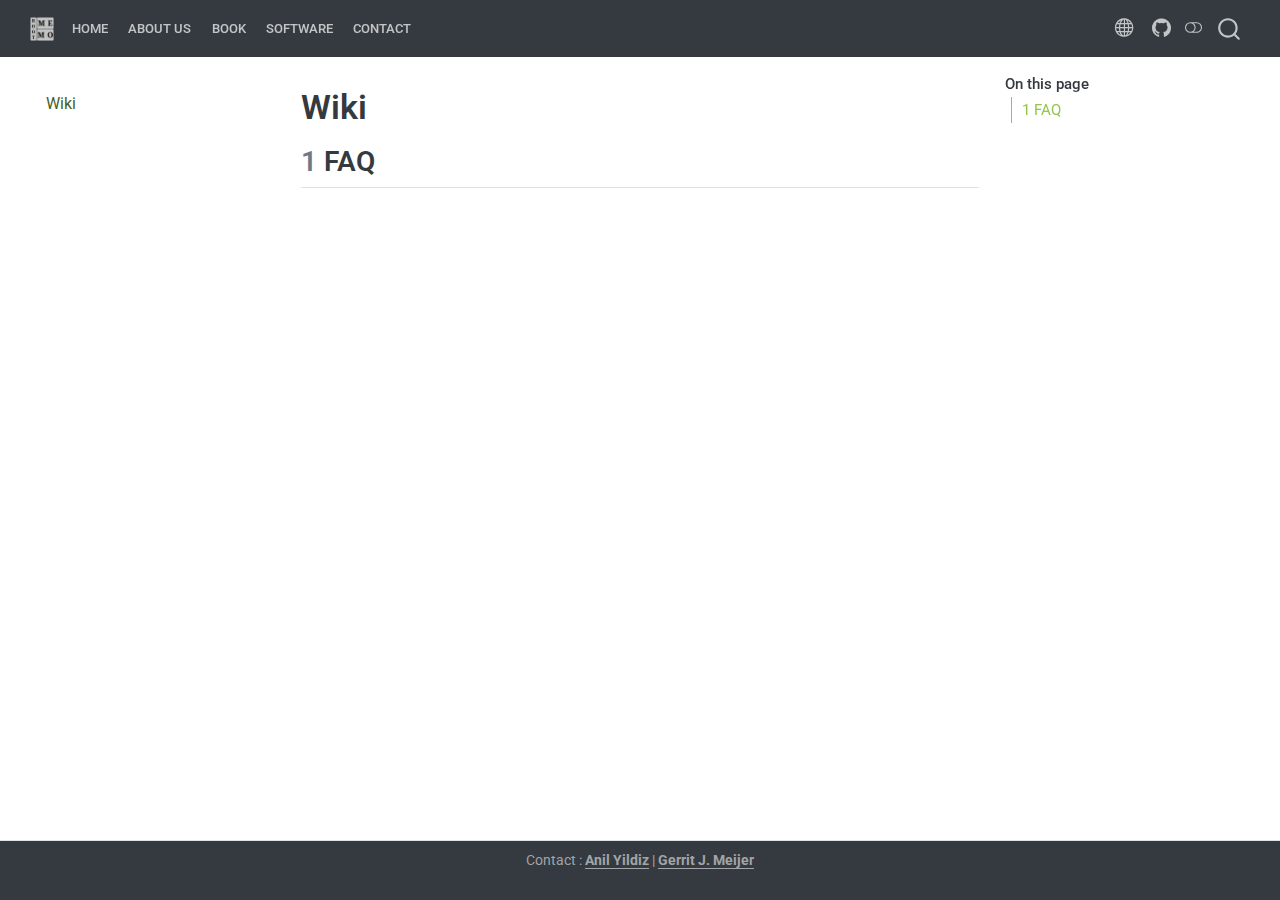
<file: wiki/index.html>
<!DOCTYPE html>
<html xmlns="http://www.w3.org/1999/xhtml" lang="en" xml:lang="en"><head>

<meta charset="utf-8">
<meta name="generator" content="quarto-1.7.32">

<meta name="viewport" content="width=device-width, initial-scale=1.0, user-scalable=yes">


<title>Wiki – Root reinforcement: Measurement and Modelling</title>
<style>
code{white-space: pre-wrap;}
span.smallcaps{font-variant: small-caps;}
div.columns{display: flex; gap: min(4vw, 1.5em);}
div.column{flex: auto; overflow-x: auto;}
div.hanging-indent{margin-left: 1.5em; text-indent: -1.5em;}
ul.task-list{list-style: none;}
ul.task-list li input[type="checkbox"] {
  width: 0.8em;
  margin: 0 0.8em 0.2em -1em; /* quarto-specific, see https://github.com/quarto-dev/quarto-cli/issues/4556 */ 
  vertical-align: middle;
}
</style>


<script src="../site_libs/quarto-nav/quarto-nav.js"></script>
<script src="../site_libs/quarto-nav/headroom.min.js"></script>
<script src="../site_libs/clipboard/clipboard.min.js"></script>
<script src="../site_libs/quarto-search/autocomplete.umd.js"></script>
<script src="../site_libs/quarto-search/fuse.min.js"></script>
<script src="../site_libs/quarto-search/quarto-search.js"></script>
<meta name="quarto:offset" content="../">
<link href="../images/logo.png" rel="icon" type="image/png">
<script src="../site_libs/quarto-html/quarto.js" type="module"></script>
<script src="../site_libs/quarto-html/tabsets/tabsets.js" type="module"></script>
<script src="../site_libs/quarto-html/popper.min.js"></script>
<script src="../site_libs/quarto-html/tippy.umd.min.js"></script>
<script src="../site_libs/quarto-html/anchor.min.js"></script>
<link href="../site_libs/quarto-html/tippy.css" rel="stylesheet">
<link href="../site_libs/quarto-html/quarto-syntax-highlighting-37eea08aefeeee20ff55810ff984fec1.css" rel="stylesheet" class="quarto-color-scheme" id="quarto-text-highlighting-styles">
<link href="../site_libs/quarto-html/quarto-syntax-highlighting-dark-2fef5ea3f8957b3e4ecc936fc74692ca.css" rel="stylesheet" class="quarto-color-scheme quarto-color-alternate" id="quarto-text-highlighting-styles">
<link href="../site_libs/quarto-html/quarto-syntax-highlighting-37eea08aefeeee20ff55810ff984fec1.css" rel="stylesheet" class="quarto-color-scheme-extra" id="quarto-text-highlighting-styles">
<script src="../site_libs/bootstrap/bootstrap.min.js"></script>
<link href="../site_libs/bootstrap/bootstrap-icons.css" rel="stylesheet">
<link href="../site_libs/bootstrap/bootstrap-50fd37278bac023e520741a3244aceb0.min.css" rel="stylesheet" append-hash="true" class="quarto-color-scheme" id="quarto-bootstrap" data-mode="light">
<link href="../site_libs/bootstrap/bootstrap-dark-bfdfebe37f84ac8f40aaf559841cd9a3.min.css" rel="stylesheet" append-hash="true" class="quarto-color-scheme quarto-color-alternate" id="quarto-bootstrap" data-mode="dark">
<link href="../site_libs/bootstrap/bootstrap-50fd37278bac023e520741a3244aceb0.min.css" rel="stylesheet" append-hash="true" class="quarto-color-scheme-extra" id="quarto-bootstrap" data-mode="light">
<script id="quarto-search-options" type="application/json">{
  "location": "navbar",
  "copy-button": false,
  "collapse-after": 3,
  "panel-placement": "end",
  "type": "overlay",
  "limit": 50,
  "keyboard-shortcut": [
    "f",
    "/",
    "s"
  ],
  "language": {
    "search-no-results-text": "No results",
    "search-matching-documents-text": "matching documents",
    "search-copy-link-title": "Copy link to search",
    "search-hide-matches-text": "Hide additional matches",
    "search-more-match-text": "more match in this document",
    "search-more-matches-text": "more matches in this document",
    "search-clear-button-title": "Clear",
    "search-text-placeholder": "",
    "search-detached-cancel-button-title": "Cancel",
    "search-submit-button-title": "Submit",
    "search-label": "Search"
  }
}</script>


<link rel="stylesheet" href="../styles.css">
<meta name="google-site-verification" content="XPHxTWtoo2UOi58Ob-yVUmkUwxHCSQE1dwe2sFBsBIo" />
</head>

<body class="nav-sidebar floating nav-fixed quarto-light"><script id="quarto-html-before-body" type="application/javascript">
    const toggleBodyColorMode = (bsSheetEl) => {
      const mode = bsSheetEl.getAttribute("data-mode");
      const bodyEl = window.document.querySelector("body");
      if (mode === "dark") {
        bodyEl.classList.add("quarto-dark");
        bodyEl.classList.remove("quarto-light");
      } else {
        bodyEl.classList.add("quarto-light");
        bodyEl.classList.remove("quarto-dark");
      }
    }
    const toggleBodyColorPrimary = () => {
      const bsSheetEl = window.document.querySelector("link#quarto-bootstrap:not([rel=disabled-stylesheet])");
      if (bsSheetEl) {
        toggleBodyColorMode(bsSheetEl);
      }
    }
    const setColorSchemeToggle = (alternate) => {
      const toggles = window.document.querySelectorAll('.quarto-color-scheme-toggle');
      for (let i=0; i < toggles.length; i++) {
        const toggle = toggles[i];
        if (toggle) {
          if (alternate) {
            toggle.classList.add("alternate");
          } else {
            toggle.classList.remove("alternate");
          }
        }
      }
    };
    const toggleColorMode = (alternate) => {
      // Switch the stylesheets
      const primaryStylesheets = window.document.querySelectorAll('link.quarto-color-scheme:not(.quarto-color-alternate)');
      const alternateStylesheets = window.document.querySelectorAll('link.quarto-color-scheme.quarto-color-alternate');
      manageTransitions('#quarto-margin-sidebar .nav-link', false);
      if (alternate) {
        // note: dark is layered on light, we don't disable primary!
        enableStylesheet(alternateStylesheets);
        for (const sheetNode of alternateStylesheets) {
          if (sheetNode.id === "quarto-bootstrap") {
            toggleBodyColorMode(sheetNode);
          }
        }
      } else {
        disableStylesheet(alternateStylesheets);
        enableStylesheet(primaryStylesheets)
        toggleBodyColorPrimary();
      }
      manageTransitions('#quarto-margin-sidebar .nav-link', true);
      // Switch the toggles
      setColorSchemeToggle(alternate)
      // Hack to workaround the fact that safari doesn't
      // properly recolor the scrollbar when toggling (#1455)
      if (navigator.userAgent.indexOf('Safari') > 0 && navigator.userAgent.indexOf('Chrome') == -1) {
        manageTransitions("body", false);
        window.scrollTo(0, 1);
        setTimeout(() => {
          window.scrollTo(0, 0);
          manageTransitions("body", true);
        }, 40);
      }
    }
    const disableStylesheet = (stylesheets) => {
      for (let i=0; i < stylesheets.length; i++) {
        const stylesheet = stylesheets[i];
        stylesheet.rel = 'disabled-stylesheet';
      }
    }
    const enableStylesheet = (stylesheets) => {
      for (let i=0; i < stylesheets.length; i++) {
        const stylesheet = stylesheets[i];
        if(stylesheet.rel !== 'stylesheet') { // for Chrome, which will still FOUC without this check
          stylesheet.rel = 'stylesheet';
        }
      }
    }
    const manageTransitions = (selector, allowTransitions) => {
      const els = window.document.querySelectorAll(selector);
      for (let i=0; i < els.length; i++) {
        const el = els[i];
        if (allowTransitions) {
          el.classList.remove('notransition');
        } else {
          el.classList.add('notransition');
        }
      }
    }
    const isFileUrl = () => {
      return window.location.protocol === 'file:';
    }
    const hasAlternateSentinel = () => {
      let styleSentinel = getColorSchemeSentinel();
      if (styleSentinel !== null) {
        return styleSentinel === "alternate";
      } else {
        return false;
      }
    }
    const setStyleSentinel = (alternate) => {
      const value = alternate ? "alternate" : "default";
      if (!isFileUrl()) {
        window.localStorage.setItem("quarto-color-scheme", value);
      } else {
        localAlternateSentinel = value;
      }
    }
    const getColorSchemeSentinel = () => {
      if (!isFileUrl()) {
        const storageValue = window.localStorage.getItem("quarto-color-scheme");
        return storageValue != null ? storageValue : localAlternateSentinel;
      } else {
        return localAlternateSentinel;
      }
    }
    const toggleGiscusIfUsed = (isAlternate, darkModeDefault) => {
      const baseTheme = document.querySelector('#giscus-base-theme')?.value ?? 'light';
      const alternateTheme = document.querySelector('#giscus-alt-theme')?.value ?? 'dark';
      let newTheme = '';
      if(authorPrefersDark) {
        newTheme = isAlternate ? baseTheme : alternateTheme;
      } else {
        newTheme = isAlternate ? alternateTheme : baseTheme;
      }
      const changeGiscusTheme = () => {
        // From: https://github.com/giscus/giscus/issues/336
        const sendMessage = (message) => {
          const iframe = document.querySelector('iframe.giscus-frame');
          if (!iframe) return;
          iframe.contentWindow.postMessage({ giscus: message }, 'https://giscus.app');
        }
        sendMessage({
          setConfig: {
            theme: newTheme
          }
        });
      }
      const isGiscussLoaded = window.document.querySelector('iframe.giscus-frame') !== null;
      if (isGiscussLoaded) {
        changeGiscusTheme();
      }
    };
    const authorPrefersDark = false;
    const darkModeDefault = authorPrefersDark;
      document.querySelector('link#quarto-text-highlighting-styles.quarto-color-scheme-extra').rel = 'disabled-stylesheet';
      document.querySelector('link#quarto-bootstrap.quarto-color-scheme-extra').rel = 'disabled-stylesheet';
    let localAlternateSentinel = darkModeDefault ? 'alternate' : 'default';
    // Dark / light mode switch
    window.quartoToggleColorScheme = () => {
      // Read the current dark / light value
      let toAlternate = !hasAlternateSentinel();
      toggleColorMode(toAlternate);
      setStyleSentinel(toAlternate);
      toggleGiscusIfUsed(toAlternate, darkModeDefault);
      window.dispatchEvent(new Event('resize'));
    };
    // Switch to dark mode if need be
    if (hasAlternateSentinel()) {
      toggleColorMode(true);
    } else {
      toggleColorMode(false);
    }
  </script>

<div id="quarto-search-results"></div>
  <header id="quarto-header" class="headroom fixed-top">
    <nav class="navbar navbar-expand-lg " data-bs-theme="dark">
      <div class="navbar-container container-fluid">
      <div class="navbar-brand-container mx-auto">
    <a href="../index.html" class="navbar-brand navbar-brand-logo">
    <img src="../images/logo.png" alt="" class="navbar-logo">
    </a>
  </div>
            <div id="quarto-search" class="" title="Search"></div>
          <button class="navbar-toggler" type="button" data-bs-toggle="collapse" data-bs-target="#navbarCollapse" aria-controls="navbarCollapse" role="menu" aria-expanded="false" aria-label="Toggle navigation" onclick="if (window.quartoToggleHeadroom) { window.quartoToggleHeadroom(); }">
  <span class="navbar-toggler-icon"></span>
</button>
          <div class="collapse navbar-collapse" id="navbarCollapse">
            <ul class="navbar-nav navbar-nav-scroll me-auto">
  <li class="nav-item">
    <a class="nav-link" href="../index.html"> 
<span class="menu-text">Home</span></a>
  </li>  
  <li class="nav-item">
    <a class="nav-link" href="../about.html"> 
<span class="menu-text">About us</span></a>
  </li>  
  <li class="nav-item">
    <a class="nav-link" href="../book.html"> 
<span class="menu-text">Book</span></a>
  </li>  
  <li class="nav-item">
    <a class="nav-link" href="../software.html"> 
<span class="menu-text">Software</span></a>
  </li>  
  <li class="nav-item">
    <a class="nav-link" href="../contact.html"> 
<span class="menu-text">Contact</span></a>
  </li>  
</ul>
            <ul class="navbar-nav navbar-nav-scroll ms-auto">
  <li class="nav-item compact">
    <a class="nav-link" href="https://rootmemo.github.io"> <i class="bi bi-globe" role="img">
</i> 
<span class="menu-text"></span></a>
  </li>  
  <li class="nav-item compact">
    <a class="nav-link" href="https://github.com/rootmemo"> <i class="bi bi-github" role="img">
</i> 
<span class="menu-text"></span></a>
  </li>  
</ul>
          </div> <!-- /navcollapse -->
            <div class="quarto-navbar-tools">
  <a href="" class="quarto-color-scheme-toggle quarto-navigation-tool  px-1" onclick="window.quartoToggleColorScheme(); return false;" title="Toggle dark mode"><i class="bi"></i></a>
</div>
      </div> <!-- /container-fluid -->
    </nav>
  <nav class="quarto-secondary-nav">
    <div class="container-fluid d-flex">
      <button type="button" class="quarto-btn-toggle btn" data-bs-toggle="collapse" role="button" data-bs-target=".quarto-sidebar-collapse-item" aria-controls="quarto-sidebar" aria-expanded="false" aria-label="Toggle sidebar navigation" onclick="if (window.quartoToggleHeadroom) { window.quartoToggleHeadroom(); }">
        <i class="bi bi-layout-text-sidebar-reverse"></i>
      </button>
        <nav class="quarto-page-breadcrumbs" aria-label="breadcrumb"><ol class="breadcrumb"><li class="breadcrumb-item"><a href="../wiki/index.html">Wiki</a></li></ol></nav>
        <a class="flex-grow-1" role="navigation" data-bs-toggle="collapse" data-bs-target=".quarto-sidebar-collapse-item" aria-controls="quarto-sidebar" aria-expanded="false" aria-label="Toggle sidebar navigation" onclick="if (window.quartoToggleHeadroom) { window.quartoToggleHeadroom(); }">      
        </a>
    </div>
  </nav>
</header>
<!-- content -->
<div id="quarto-content" class="quarto-container page-columns page-rows-contents page-layout-article page-navbar">
<!-- sidebar -->
  <nav id="quarto-sidebar" class="sidebar collapse collapse-horizontal quarto-sidebar-collapse-item sidebar-navigation floating overflow-auto">
    <div class="sidebar-menu-container"> 
    <ul class="list-unstyled mt-1">
        <li class="sidebar-item">
  <div class="sidebar-item-container"> 
  <a href="../wiki/index.html" class="sidebar-item-text sidebar-link active">
 <span class="menu-text">Wiki</span></a>
  </div>
</li>
    </ul>
    </div>
</nav>
<div id="quarto-sidebar-glass" class="quarto-sidebar-collapse-item" data-bs-toggle="collapse" data-bs-target=".quarto-sidebar-collapse-item"></div>
<!-- margin-sidebar -->
    <div id="quarto-margin-sidebar" class="sidebar margin-sidebar">
        <nav id="TOC" role="doc-toc" class="toc-active">
    <h2 id="toc-title">On this page</h2>
   
  <ul>
  <li><a href="#sec-wiki-faq" id="toc-sec-wiki-faq" class="nav-link active" data-scroll-target="#sec-wiki-faq"><span class="header-section-number">1</span> FAQ</a></li>
  </ul>
</nav>
    </div>
<!-- main -->
<main class="content" id="quarto-document-content">


<header id="title-block-header" class="quarto-title-block default">
<div class="quarto-title">
<h1 class="title">Wiki</h1>
</div>



<div class="quarto-title-meta">

    
  
    
  </div>
  


</header>


<section id="sec-wiki-faq" class="level2" data-number="1">
<h2 data-number="1" class="anchored" data-anchor-id="sec-wiki-faq"><span class="header-section-number">1</span> FAQ</h2>


</section>

</main> <!-- /main -->
<script id="quarto-html-after-body" type="application/javascript">
  window.document.addEventListener("DOMContentLoaded", function (event) {
    // Ensure there is a toggle, if there isn't float one in the top right
    if (window.document.querySelector('.quarto-color-scheme-toggle') === null) {
      const a = window.document.createElement('a');
      a.classList.add('top-right');
      a.classList.add('quarto-color-scheme-toggle');
      a.href = "";
      a.onclick = function() { try { window.quartoToggleColorScheme(); } catch {} return false; };
      const i = window.document.createElement("i");
      i.classList.add('bi');
      a.appendChild(i);
      window.document.body.appendChild(a);
    }
    setColorSchemeToggle(hasAlternateSentinel())
    const icon = "";
    const anchorJS = new window.AnchorJS();
    anchorJS.options = {
      placement: 'right',
      icon: icon
    };
    anchorJS.add('.anchored');
    const isCodeAnnotation = (el) => {
      for (const clz of el.classList) {
        if (clz.startsWith('code-annotation-')) {                     
          return true;
        }
      }
      return false;
    }
    const onCopySuccess = function(e) {
      // button target
      const button = e.trigger;
      // don't keep focus
      button.blur();
      // flash "checked"
      button.classList.add('code-copy-button-checked');
      var currentTitle = button.getAttribute("title");
      button.setAttribute("title", "Copied!");
      let tooltip;
      if (window.bootstrap) {
        button.setAttribute("data-bs-toggle", "tooltip");
        button.setAttribute("data-bs-placement", "left");
        button.setAttribute("data-bs-title", "Copied!");
        tooltip = new bootstrap.Tooltip(button, 
          { trigger: "manual", 
            customClass: "code-copy-button-tooltip",
            offset: [0, -8]});
        tooltip.show();    
      }
      setTimeout(function() {
        if (tooltip) {
          tooltip.hide();
          button.removeAttribute("data-bs-title");
          button.removeAttribute("data-bs-toggle");
          button.removeAttribute("data-bs-placement");
        }
        button.setAttribute("title", currentTitle);
        button.classList.remove('code-copy-button-checked');
      }, 1000);
      // clear code selection
      e.clearSelection();
    }
    const getTextToCopy = function(trigger) {
        const codeEl = trigger.previousElementSibling.cloneNode(true);
        for (const childEl of codeEl.children) {
          if (isCodeAnnotation(childEl)) {
            childEl.remove();
          }
        }
        return codeEl.innerText;
    }
    const clipboard = new window.ClipboardJS('.code-copy-button:not([data-in-quarto-modal])', {
      text: getTextToCopy
    });
    clipboard.on('success', onCopySuccess);
    if (window.document.getElementById('quarto-embedded-source-code-modal')) {
      const clipboardModal = new window.ClipboardJS('.code-copy-button[data-in-quarto-modal]', {
        text: getTextToCopy,
        container: window.document.getElementById('quarto-embedded-source-code-modal')
      });
      clipboardModal.on('success', onCopySuccess);
    }
      var localhostRegex = new RegExp(/^(?:http|https):\/\/localhost\:?[0-9]*\//);
      var mailtoRegex = new RegExp(/^mailto:/);
        var filterRegex = new RegExp("https:\/\/rootmemo\.github\.io");
      var isInternal = (href) => {
          return filterRegex.test(href) || localhostRegex.test(href) || mailtoRegex.test(href);
      }
      // Inspect non-navigation links and adorn them if external
     var links = window.document.querySelectorAll('a[href]:not(.nav-link):not(.navbar-brand):not(.toc-action):not(.sidebar-link):not(.sidebar-item-toggle):not(.pagination-link):not(.no-external):not([aria-hidden]):not(.dropdown-item):not(.quarto-navigation-tool):not(.about-link)');
      for (var i=0; i<links.length; i++) {
        const link = links[i];
        if (!isInternal(link.href)) {
          // undo the damage that might have been done by quarto-nav.js in the case of
          // links that we want to consider external
          if (link.dataset.originalHref !== undefined) {
            link.href = link.dataset.originalHref;
          }
        }
      }
    function tippyHover(el, contentFn, onTriggerFn, onUntriggerFn) {
      const config = {
        allowHTML: true,
        maxWidth: 500,
        delay: 100,
        arrow: false,
        appendTo: function(el) {
            return el.parentElement;
        },
        interactive: true,
        interactiveBorder: 10,
        theme: 'quarto',
        placement: 'bottom-start',
      };
      if (contentFn) {
        config.content = contentFn;
      }
      if (onTriggerFn) {
        config.onTrigger = onTriggerFn;
      }
      if (onUntriggerFn) {
        config.onUntrigger = onUntriggerFn;
      }
      window.tippy(el, config); 
    }
    const noterefs = window.document.querySelectorAll('a[role="doc-noteref"]');
    for (var i=0; i<noterefs.length; i++) {
      const ref = noterefs[i];
      tippyHover(ref, function() {
        // use id or data attribute instead here
        let href = ref.getAttribute('data-footnote-href') || ref.getAttribute('href');
        try { href = new URL(href).hash; } catch {}
        const id = href.replace(/^#\/?/, "");
        const note = window.document.getElementById(id);
        if (note) {
          return note.innerHTML;
        } else {
          return "";
        }
      });
    }
    const xrefs = window.document.querySelectorAll('a.quarto-xref');
    const processXRef = (id, note) => {
      // Strip column container classes
      const stripColumnClz = (el) => {
        el.classList.remove("page-full", "page-columns");
        if (el.children) {
          for (const child of el.children) {
            stripColumnClz(child);
          }
        }
      }
      stripColumnClz(note)
      if (id === null || id.startsWith('sec-')) {
        // Special case sections, only their first couple elements
        const container = document.createElement("div");
        if (note.children && note.children.length > 2) {
          container.appendChild(note.children[0].cloneNode(true));
          for (let i = 1; i < note.children.length; i++) {
            const child = note.children[i];
            if (child.tagName === "P" && child.innerText === "") {
              continue;
            } else {
              container.appendChild(child.cloneNode(true));
              break;
            }
          }
          if (window.Quarto?.typesetMath) {
            window.Quarto.typesetMath(container);
          }
          return container.innerHTML
        } else {
          if (window.Quarto?.typesetMath) {
            window.Quarto.typesetMath(note);
          }
          return note.innerHTML;
        }
      } else {
        // Remove any anchor links if they are present
        const anchorLink = note.querySelector('a.anchorjs-link');
        if (anchorLink) {
          anchorLink.remove();
        }
        if (window.Quarto?.typesetMath) {
          window.Quarto.typesetMath(note);
        }
        if (note.classList.contains("callout")) {
          return note.outerHTML;
        } else {
          return note.innerHTML;
        }
      }
    }
    for (var i=0; i<xrefs.length; i++) {
      const xref = xrefs[i];
      tippyHover(xref, undefined, function(instance) {
        instance.disable();
        let url = xref.getAttribute('href');
        let hash = undefined; 
        if (url.startsWith('#')) {
          hash = url;
        } else {
          try { hash = new URL(url).hash; } catch {}
        }
        if (hash) {
          const id = hash.replace(/^#\/?/, "");
          const note = window.document.getElementById(id);
          if (note !== null) {
            try {
              const html = processXRef(id, note.cloneNode(true));
              instance.setContent(html);
            } finally {
              instance.enable();
              instance.show();
            }
          } else {
            // See if we can fetch this
            fetch(url.split('#')[0])
            .then(res => res.text())
            .then(html => {
              const parser = new DOMParser();
              const htmlDoc = parser.parseFromString(html, "text/html");
              const note = htmlDoc.getElementById(id);
              if (note !== null) {
                const html = processXRef(id, note);
                instance.setContent(html);
              } 
            }).finally(() => {
              instance.enable();
              instance.show();
            });
          }
        } else {
          // See if we can fetch a full url (with no hash to target)
          // This is a special case and we should probably do some content thinning / targeting
          fetch(url)
          .then(res => res.text())
          .then(html => {
            const parser = new DOMParser();
            const htmlDoc = parser.parseFromString(html, "text/html");
            const note = htmlDoc.querySelector('main.content');
            if (note !== null) {
              // This should only happen for chapter cross references
              // (since there is no id in the URL)
              // remove the first header
              if (note.children.length > 0 && note.children[0].tagName === "HEADER") {
                note.children[0].remove();
              }
              const html = processXRef(null, note);
              instance.setContent(html);
            } 
          }).finally(() => {
            instance.enable();
            instance.show();
          });
        }
      }, function(instance) {
      });
    }
        let selectedAnnoteEl;
        const selectorForAnnotation = ( cell, annotation) => {
          let cellAttr = 'data-code-cell="' + cell + '"';
          let lineAttr = 'data-code-annotation="' +  annotation + '"';
          const selector = 'span[' + cellAttr + '][' + lineAttr + ']';
          return selector;
        }
        const selectCodeLines = (annoteEl) => {
          const doc = window.document;
          const targetCell = annoteEl.getAttribute("data-target-cell");
          const targetAnnotation = annoteEl.getAttribute("data-target-annotation");
          const annoteSpan = window.document.querySelector(selectorForAnnotation(targetCell, targetAnnotation));
          const lines = annoteSpan.getAttribute("data-code-lines").split(",");
          const lineIds = lines.map((line) => {
            return targetCell + "-" + line;
          })
          let top = null;
          let height = null;
          let parent = null;
          if (lineIds.length > 0) {
              //compute the position of the single el (top and bottom and make a div)
              const el = window.document.getElementById(lineIds[0]);
              top = el.offsetTop;
              height = el.offsetHeight;
              parent = el.parentElement.parentElement;
            if (lineIds.length > 1) {
              const lastEl = window.document.getElementById(lineIds[lineIds.length - 1]);
              const bottom = lastEl.offsetTop + lastEl.offsetHeight;
              height = bottom - top;
            }
            if (top !== null && height !== null && parent !== null) {
              // cook up a div (if necessary) and position it 
              let div = window.document.getElementById("code-annotation-line-highlight");
              if (div === null) {
                div = window.document.createElement("div");
                div.setAttribute("id", "code-annotation-line-highlight");
                div.style.position = 'absolute';
                parent.appendChild(div);
              }
              div.style.top = top - 2 + "px";
              div.style.height = height + 4 + "px";
              div.style.left = 0;
              let gutterDiv = window.document.getElementById("code-annotation-line-highlight-gutter");
              if (gutterDiv === null) {
                gutterDiv = window.document.createElement("div");
                gutterDiv.setAttribute("id", "code-annotation-line-highlight-gutter");
                gutterDiv.style.position = 'absolute';
                const codeCell = window.document.getElementById(targetCell);
                const gutter = codeCell.querySelector('.code-annotation-gutter');
                gutter.appendChild(gutterDiv);
              }
              gutterDiv.style.top = top - 2 + "px";
              gutterDiv.style.height = height + 4 + "px";
            }
            selectedAnnoteEl = annoteEl;
          }
        };
        const unselectCodeLines = () => {
          const elementsIds = ["code-annotation-line-highlight", "code-annotation-line-highlight-gutter"];
          elementsIds.forEach((elId) => {
            const div = window.document.getElementById(elId);
            if (div) {
              div.remove();
            }
          });
          selectedAnnoteEl = undefined;
        };
          // Handle positioning of the toggle
      window.addEventListener(
        "resize",
        throttle(() => {
          elRect = undefined;
          if (selectedAnnoteEl) {
            selectCodeLines(selectedAnnoteEl);
          }
        }, 10)
      );
      function throttle(fn, ms) {
      let throttle = false;
      let timer;
        return (...args) => {
          if(!throttle) { // first call gets through
              fn.apply(this, args);
              throttle = true;
          } else { // all the others get throttled
              if(timer) clearTimeout(timer); // cancel #2
              timer = setTimeout(() => {
                fn.apply(this, args);
                timer = throttle = false;
              }, ms);
          }
        };
      }
        // Attach click handler to the DT
        const annoteDls = window.document.querySelectorAll('dt[data-target-cell]');
        for (const annoteDlNode of annoteDls) {
          annoteDlNode.addEventListener('click', (event) => {
            const clickedEl = event.target;
            if (clickedEl !== selectedAnnoteEl) {
              unselectCodeLines();
              const activeEl = window.document.querySelector('dt[data-target-cell].code-annotation-active');
              if (activeEl) {
                activeEl.classList.remove('code-annotation-active');
              }
              selectCodeLines(clickedEl);
              clickedEl.classList.add('code-annotation-active');
            } else {
              // Unselect the line
              unselectCodeLines();
              clickedEl.classList.remove('code-annotation-active');
            }
          });
        }
    const findCites = (el) => {
      const parentEl = el.parentElement;
      if (parentEl) {
        const cites = parentEl.dataset.cites;
        if (cites) {
          return {
            el,
            cites: cites.split(' ')
          };
        } else {
          return findCites(el.parentElement)
        }
      } else {
        return undefined;
      }
    };
    var bibliorefs = window.document.querySelectorAll('a[role="doc-biblioref"]');
    for (var i=0; i<bibliorefs.length; i++) {
      const ref = bibliorefs[i];
      const citeInfo = findCites(ref);
      if (citeInfo) {
        tippyHover(citeInfo.el, function() {
          var popup = window.document.createElement('div');
          citeInfo.cites.forEach(function(cite) {
            var citeDiv = window.document.createElement('div');
            citeDiv.classList.add('hanging-indent');
            citeDiv.classList.add('csl-entry');
            var biblioDiv = window.document.getElementById('ref-' + cite);
            if (biblioDiv) {
              citeDiv.innerHTML = biblioDiv.innerHTML;
            }
            popup.appendChild(citeDiv);
          });
          return popup.innerHTML;
        });
      }
    }
  });
  </script>
</div> <!-- /content -->
<footer class="footer">
  <div class="nav-footer">
    <div class="nav-footer-left">
      &nbsp;
    </div>   
    <div class="nav-footer-center">
<p>Contact : <a href="mailto:yildiz@mbd.rwth-aachen.de"><strong>Anil Yildiz</strong></a> | <a href="mailto:gjm36@bath.ac.uk"><strong>Gerrit J. Meijer</strong></a></p>
</div>
    <div class="nav-footer-right">
      &nbsp;
    </div>
  </div>
</footer>




</body></html>
</file>
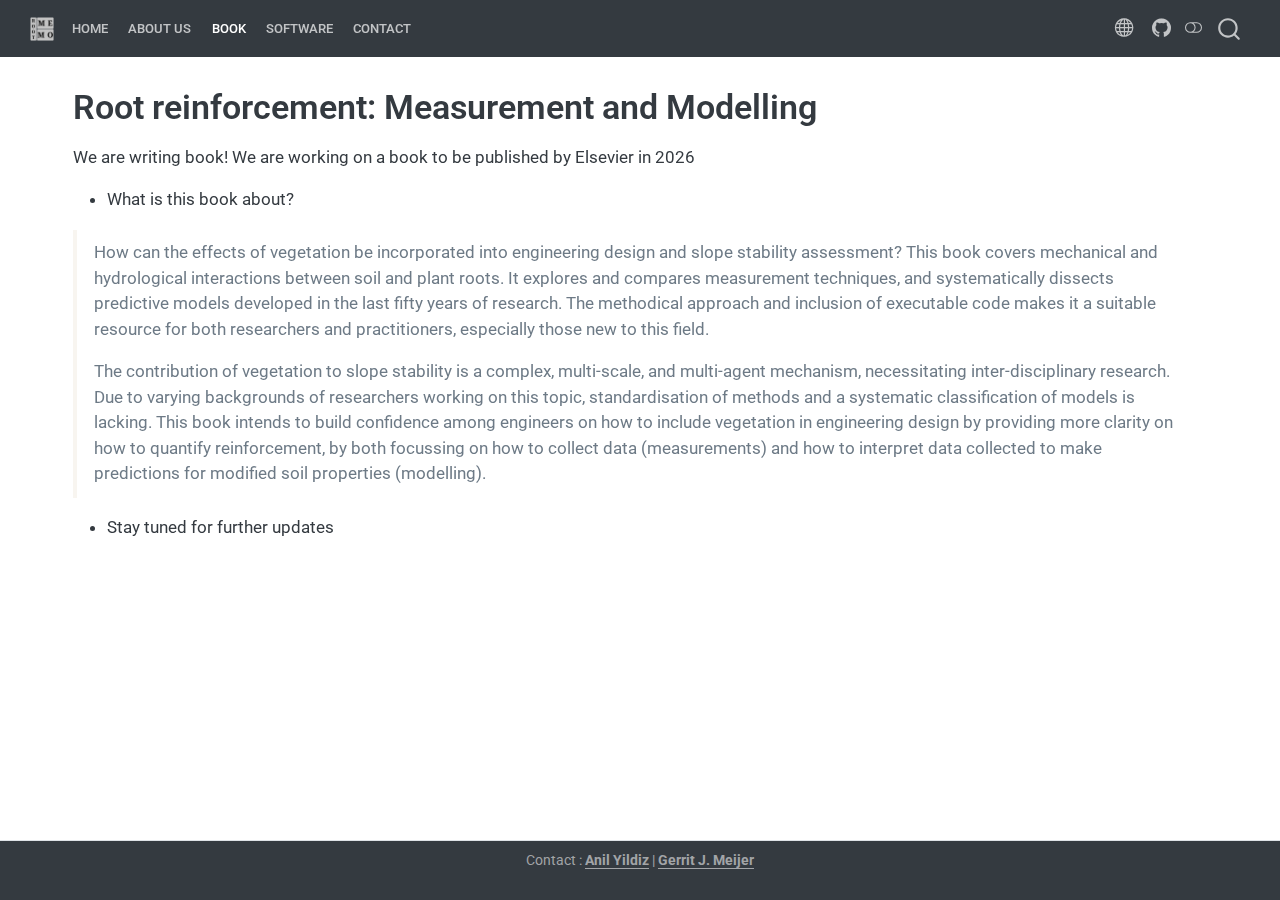
<file: book.html>
<!DOCTYPE html>
<html xmlns="http://www.w3.org/1999/xhtml" lang="en" xml:lang="en"><head>

<meta charset="utf-8">
<meta name="generator" content="quarto-1.7.32">

<meta name="viewport" content="width=device-width, initial-scale=1.0, user-scalable=yes">


<title>Root reinforcement: Measurement and Modelling</title>
<style>
code{white-space: pre-wrap;}
span.smallcaps{font-variant: small-caps;}
div.columns{display: flex; gap: min(4vw, 1.5em);}
div.column{flex: auto; overflow-x: auto;}
div.hanging-indent{margin-left: 1.5em; text-indent: -1.5em;}
ul.task-list{list-style: none;}
ul.task-list li input[type="checkbox"] {
  width: 0.8em;
  margin: 0 0.8em 0.2em -1em; /* quarto-specific, see https://github.com/quarto-dev/quarto-cli/issues/4556 */ 
  vertical-align: middle;
}
</style>


<script src="site_libs/quarto-nav/quarto-nav.js"></script>
<script src="site_libs/quarto-nav/headroom.min.js"></script>
<script src="site_libs/clipboard/clipboard.min.js"></script>
<script src="site_libs/quarto-search/autocomplete.umd.js"></script>
<script src="site_libs/quarto-search/fuse.min.js"></script>
<script src="site_libs/quarto-search/quarto-search.js"></script>
<meta name="quarto:offset" content="./">
<link href="./images/logo.png" rel="icon" type="image/png">
<script src="site_libs/quarto-html/quarto.js" type="module"></script>
<script src="site_libs/quarto-html/tabsets/tabsets.js" type="module"></script>
<script src="site_libs/quarto-html/popper.min.js"></script>
<script src="site_libs/quarto-html/tippy.umd.min.js"></script>
<script src="site_libs/quarto-html/anchor.min.js"></script>
<link href="site_libs/quarto-html/tippy.css" rel="stylesheet">
<link href="site_libs/quarto-html/quarto-syntax-highlighting-37eea08aefeeee20ff55810ff984fec1.css" rel="stylesheet" class="quarto-color-scheme" id="quarto-text-highlighting-styles">
<link href="site_libs/quarto-html/quarto-syntax-highlighting-dark-2fef5ea3f8957b3e4ecc936fc74692ca.css" rel="stylesheet" class="quarto-color-scheme quarto-color-alternate" id="quarto-text-highlighting-styles">
<link href="site_libs/quarto-html/quarto-syntax-highlighting-37eea08aefeeee20ff55810ff984fec1.css" rel="stylesheet" class="quarto-color-scheme-extra" id="quarto-text-highlighting-styles">
<script src="site_libs/bootstrap/bootstrap.min.js"></script>
<link href="site_libs/bootstrap/bootstrap-icons.css" rel="stylesheet">
<link href="site_libs/bootstrap/bootstrap-50fd37278bac023e520741a3244aceb0.min.css" rel="stylesheet" append-hash="true" class="quarto-color-scheme" id="quarto-bootstrap" data-mode="light">
<link href="site_libs/bootstrap/bootstrap-dark-bfdfebe37f84ac8f40aaf559841cd9a3.min.css" rel="stylesheet" append-hash="true" class="quarto-color-scheme quarto-color-alternate" id="quarto-bootstrap" data-mode="dark">
<link href="site_libs/bootstrap/bootstrap-50fd37278bac023e520741a3244aceb0.min.css" rel="stylesheet" append-hash="true" class="quarto-color-scheme-extra" id="quarto-bootstrap" data-mode="light">
<script id="quarto-search-options" type="application/json">{
  "location": "navbar",
  "copy-button": false,
  "collapse-after": 3,
  "panel-placement": "end",
  "type": "overlay",
  "limit": 50,
  "keyboard-shortcut": [
    "f",
    "/",
    "s"
  ],
  "language": {
    "search-no-results-text": "No results",
    "search-matching-documents-text": "matching documents",
    "search-copy-link-title": "Copy link to search",
    "search-hide-matches-text": "Hide additional matches",
    "search-more-match-text": "more match in this document",
    "search-more-matches-text": "more matches in this document",
    "search-clear-button-title": "Clear",
    "search-text-placeholder": "",
    "search-detached-cancel-button-title": "Cancel",
    "search-submit-button-title": "Submit",
    "search-label": "Search"
  }
}</script>


<link rel="stylesheet" href="styles.css">
<meta name="google-site-verification" content="" />
</head>

<body class="nav-fixed quarto-light"><script id="quarto-html-before-body" type="application/javascript">
    const toggleBodyColorMode = (bsSheetEl) => {
      const mode = bsSheetEl.getAttribute("data-mode");
      const bodyEl = window.document.querySelector("body");
      if (mode === "dark") {
        bodyEl.classList.add("quarto-dark");
        bodyEl.classList.remove("quarto-light");
      } else {
        bodyEl.classList.add("quarto-light");
        bodyEl.classList.remove("quarto-dark");
      }
    }
    const toggleBodyColorPrimary = () => {
      const bsSheetEl = window.document.querySelector("link#quarto-bootstrap:not([rel=disabled-stylesheet])");
      if (bsSheetEl) {
        toggleBodyColorMode(bsSheetEl);
      }
    }
    const setColorSchemeToggle = (alternate) => {
      const toggles = window.document.querySelectorAll('.quarto-color-scheme-toggle');
      for (let i=0; i < toggles.length; i++) {
        const toggle = toggles[i];
        if (toggle) {
          if (alternate) {
            toggle.classList.add("alternate");
          } else {
            toggle.classList.remove("alternate");
          }
        }
      }
    };
    const toggleColorMode = (alternate) => {
      // Switch the stylesheets
      const primaryStylesheets = window.document.querySelectorAll('link.quarto-color-scheme:not(.quarto-color-alternate)');
      const alternateStylesheets = window.document.querySelectorAll('link.quarto-color-scheme.quarto-color-alternate');
      manageTransitions('#quarto-margin-sidebar .nav-link', false);
      if (alternate) {
        // note: dark is layered on light, we don't disable primary!
        enableStylesheet(alternateStylesheets);
        for (const sheetNode of alternateStylesheets) {
          if (sheetNode.id === "quarto-bootstrap") {
            toggleBodyColorMode(sheetNode);
          }
        }
      } else {
        disableStylesheet(alternateStylesheets);
        enableStylesheet(primaryStylesheets)
        toggleBodyColorPrimary();
      }
      manageTransitions('#quarto-margin-sidebar .nav-link', true);
      // Switch the toggles
      setColorSchemeToggle(alternate)
      // Hack to workaround the fact that safari doesn't
      // properly recolor the scrollbar when toggling (#1455)
      if (navigator.userAgent.indexOf('Safari') > 0 && navigator.userAgent.indexOf('Chrome') == -1) {
        manageTransitions("body", false);
        window.scrollTo(0, 1);
        setTimeout(() => {
          window.scrollTo(0, 0);
          manageTransitions("body", true);
        }, 40);
      }
    }
    const disableStylesheet = (stylesheets) => {
      for (let i=0; i < stylesheets.length; i++) {
        const stylesheet = stylesheets[i];
        stylesheet.rel = 'disabled-stylesheet';
      }
    }
    const enableStylesheet = (stylesheets) => {
      for (let i=0; i < stylesheets.length; i++) {
        const stylesheet = stylesheets[i];
        if(stylesheet.rel !== 'stylesheet') { // for Chrome, which will still FOUC without this check
          stylesheet.rel = 'stylesheet';
        }
      }
    }
    const manageTransitions = (selector, allowTransitions) => {
      const els = window.document.querySelectorAll(selector);
      for (let i=0; i < els.length; i++) {
        const el = els[i];
        if (allowTransitions) {
          el.classList.remove('notransition');
        } else {
          el.classList.add('notransition');
        }
      }
    }
    const isFileUrl = () => {
      return window.location.protocol === 'file:';
    }
    const hasAlternateSentinel = () => {
      let styleSentinel = getColorSchemeSentinel();
      if (styleSentinel !== null) {
        return styleSentinel === "alternate";
      } else {
        return false;
      }
    }
    const setStyleSentinel = (alternate) => {
      const value = alternate ? "alternate" : "default";
      if (!isFileUrl()) {
        window.localStorage.setItem("quarto-color-scheme", value);
      } else {
        localAlternateSentinel = value;
      }
    }
    const getColorSchemeSentinel = () => {
      if (!isFileUrl()) {
        const storageValue = window.localStorage.getItem("quarto-color-scheme");
        return storageValue != null ? storageValue : localAlternateSentinel;
      } else {
        return localAlternateSentinel;
      }
    }
    const toggleGiscusIfUsed = (isAlternate, darkModeDefault) => {
      const baseTheme = document.querySelector('#giscus-base-theme')?.value ?? 'light';
      const alternateTheme = document.querySelector('#giscus-alt-theme')?.value ?? 'dark';
      let newTheme = '';
      if(authorPrefersDark) {
        newTheme = isAlternate ? baseTheme : alternateTheme;
      } else {
        newTheme = isAlternate ? alternateTheme : baseTheme;
      }
      const changeGiscusTheme = () => {
        // From: https://github.com/giscus/giscus/issues/336
        const sendMessage = (message) => {
          const iframe = document.querySelector('iframe.giscus-frame');
          if (!iframe) return;
          iframe.contentWindow.postMessage({ giscus: message }, 'https://giscus.app');
        }
        sendMessage({
          setConfig: {
            theme: newTheme
          }
        });
      }
      const isGiscussLoaded = window.document.querySelector('iframe.giscus-frame') !== null;
      if (isGiscussLoaded) {
        changeGiscusTheme();
      }
    };
    const authorPrefersDark = false;
    const darkModeDefault = authorPrefersDark;
      document.querySelector('link#quarto-text-highlighting-styles.quarto-color-scheme-extra').rel = 'disabled-stylesheet';
      document.querySelector('link#quarto-bootstrap.quarto-color-scheme-extra').rel = 'disabled-stylesheet';
    let localAlternateSentinel = darkModeDefault ? 'alternate' : 'default';
    // Dark / light mode switch
    window.quartoToggleColorScheme = () => {
      // Read the current dark / light value
      let toAlternate = !hasAlternateSentinel();
      toggleColorMode(toAlternate);
      setStyleSentinel(toAlternate);
      toggleGiscusIfUsed(toAlternate, darkModeDefault);
      window.dispatchEvent(new Event('resize'));
    };
    // Switch to dark mode if need be
    if (hasAlternateSentinel()) {
      toggleColorMode(true);
    } else {
      toggleColorMode(false);
    }
  </script>

<div id="quarto-search-results"></div>
  <header id="quarto-header" class="headroom fixed-top">
    <nav class="navbar navbar-expand-lg " data-bs-theme="dark">
      <div class="navbar-container container-fluid">
      <div class="navbar-brand-container mx-auto">
    <a href="./index.html" class="navbar-brand navbar-brand-logo">
    <img src="./images/logo.png" alt="" class="navbar-logo">
    </a>
  </div>
            <div id="quarto-search" class="" title="Search"></div>
          <button class="navbar-toggler" type="button" data-bs-toggle="collapse" data-bs-target="#navbarCollapse" aria-controls="navbarCollapse" role="menu" aria-expanded="false" aria-label="Toggle navigation" onclick="if (window.quartoToggleHeadroom) { window.quartoToggleHeadroom(); }">
  <span class="navbar-toggler-icon"></span>
</button>
          <div class="collapse navbar-collapse" id="navbarCollapse">
            <ul class="navbar-nav navbar-nav-scroll me-auto">
  <li class="nav-item">
    <a class="nav-link" href="./index.html"> 
<span class="menu-text">Home</span></a>
  </li>  
  <li class="nav-item">
    <a class="nav-link" href="./about.html"> 
<span class="menu-text">About us</span></a>
  </li>  
  <li class="nav-item">
    <a class="nav-link active" href="./book.html" aria-current="page"> 
<span class="menu-text">Book</span></a>
  </li>  
  <li class="nav-item">
    <a class="nav-link" href="./software.html"> 
<span class="menu-text">Software</span></a>
  </li>  
  <li class="nav-item">
    <a class="nav-link" href="./contact.html"> 
<span class="menu-text">Contact</span></a>
  </li>  
</ul>
            <ul class="navbar-nav navbar-nav-scroll ms-auto">
  <li class="nav-item compact">
    <a class="nav-link" href="https://rootmemo.github.io"> <i class="bi bi-globe" role="img">
</i> 
<span class="menu-text"></span></a>
  </li>  
  <li class="nav-item compact">
    <a class="nav-link" href="https://github.com/rootmemo"> <i class="bi bi-github" role="img">
</i> 
<span class="menu-text"></span></a>
  </li>  
</ul>
          </div> <!-- /navcollapse -->
            <div class="quarto-navbar-tools">
  <a href="" class="quarto-color-scheme-toggle quarto-navigation-tool  px-1" onclick="window.quartoToggleColorScheme(); return false;" title="Toggle dark mode"><i class="bi"></i></a>
</div>
      </div> <!-- /container-fluid -->
    </nav>
</header>
<!-- content -->
<div id="quarto-content" class="quarto-container page-columns page-rows-contents page-layout-full page-navbar">
<!-- sidebar -->
<!-- margin-sidebar -->
    <div id="quarto-margin-sidebar" class="sidebar margin-sidebar zindex-bottom">
        
    </div>
<!-- main -->
<main class="content column-page" id="quarto-document-content">


<header id="title-block-header" class="quarto-title-block default">
<div class="quarto-title">
<h1 class="title">Root reinforcement: Measurement and Modelling</h1>
</div>



<div class="quarto-title-meta column-page">

    
  
    
  </div>
  


</header>


<p>We are writing book! We are working on a book to be published by Elsevier in 2026</p>
<ul>
<li>What is this book about?</li>
</ul>
<blockquote class="blockquote">
<p>How can the effects of vegetation be incorporated into engineering design and slope stability assessment? This book covers mechanical and hydrological interactions between soil and plant roots. It explores and compares measurement techniques, and systematically dissects predictive models developed in the last fifty years of research. The methodical approach and inclusion of executable code makes it a suitable resource for both researchers and practitioners, especially those new to this field.</p>
<p>The contribution of vegetation to slope stability is a complex, multi-scale, and multi-agent mechanism, necessitating inter-disciplinary research. Due to varying backgrounds of researchers working on this topic, standardisation of methods and a systematic classification of models is lacking. This book intends to build confidence among engineers on how to include vegetation in engineering design by providing more clarity on how to quantify reinforcement, by both focussing on how to collect data (measurements) and how to interpret data collected to make predictions for modified soil properties (modelling).</p>
</blockquote>
<ul>
<li>Stay tuned for further updates</li>
</ul>



</main> <!-- /main -->
<script id="quarto-html-after-body" type="application/javascript">
  window.document.addEventListener("DOMContentLoaded", function (event) {
    // Ensure there is a toggle, if there isn't float one in the top right
    if (window.document.querySelector('.quarto-color-scheme-toggle') === null) {
      const a = window.document.createElement('a');
      a.classList.add('top-right');
      a.classList.add('quarto-color-scheme-toggle');
      a.href = "";
      a.onclick = function() { try { window.quartoToggleColorScheme(); } catch {} return false; };
      const i = window.document.createElement("i");
      i.classList.add('bi');
      a.appendChild(i);
      window.document.body.appendChild(a);
    }
    setColorSchemeToggle(hasAlternateSentinel())
    const icon = "";
    const anchorJS = new window.AnchorJS();
    anchorJS.options = {
      placement: 'right',
      icon: icon
    };
    anchorJS.add('.anchored');
    const isCodeAnnotation = (el) => {
      for (const clz of el.classList) {
        if (clz.startsWith('code-annotation-')) {                     
          return true;
        }
      }
      return false;
    }
    const onCopySuccess = function(e) {
      // button target
      const button = e.trigger;
      // don't keep focus
      button.blur();
      // flash "checked"
      button.classList.add('code-copy-button-checked');
      var currentTitle = button.getAttribute("title");
      button.setAttribute("title", "Copied!");
      let tooltip;
      if (window.bootstrap) {
        button.setAttribute("data-bs-toggle", "tooltip");
        button.setAttribute("data-bs-placement", "left");
        button.setAttribute("data-bs-title", "Copied!");
        tooltip = new bootstrap.Tooltip(button, 
          { trigger: "manual", 
            customClass: "code-copy-button-tooltip",
            offset: [0, -8]});
        tooltip.show();    
      }
      setTimeout(function() {
        if (tooltip) {
          tooltip.hide();
          button.removeAttribute("data-bs-title");
          button.removeAttribute("data-bs-toggle");
          button.removeAttribute("data-bs-placement");
        }
        button.setAttribute("title", currentTitle);
        button.classList.remove('code-copy-button-checked');
      }, 1000);
      // clear code selection
      e.clearSelection();
    }
    const getTextToCopy = function(trigger) {
        const codeEl = trigger.previousElementSibling.cloneNode(true);
        for (const childEl of codeEl.children) {
          if (isCodeAnnotation(childEl)) {
            childEl.remove();
          }
        }
        return codeEl.innerText;
    }
    const clipboard = new window.ClipboardJS('.code-copy-button:not([data-in-quarto-modal])', {
      text: getTextToCopy
    });
    clipboard.on('success', onCopySuccess);
    if (window.document.getElementById('quarto-embedded-source-code-modal')) {
      const clipboardModal = new window.ClipboardJS('.code-copy-button[data-in-quarto-modal]', {
        text: getTextToCopy,
        container: window.document.getElementById('quarto-embedded-source-code-modal')
      });
      clipboardModal.on('success', onCopySuccess);
    }
      var localhostRegex = new RegExp(/^(?:http|https):\/\/localhost\:?[0-9]*\//);
      var mailtoRegex = new RegExp(/^mailto:/);
        var filterRegex = new RegExp("https:\/\/rootmemo\.github\.io");
      var isInternal = (href) => {
          return filterRegex.test(href) || localhostRegex.test(href) || mailtoRegex.test(href);
      }
      // Inspect non-navigation links and adorn them if external
     var links = window.document.querySelectorAll('a[href]:not(.nav-link):not(.navbar-brand):not(.toc-action):not(.sidebar-link):not(.sidebar-item-toggle):not(.pagination-link):not(.no-external):not([aria-hidden]):not(.dropdown-item):not(.quarto-navigation-tool):not(.about-link)');
      for (var i=0; i<links.length; i++) {
        const link = links[i];
        if (!isInternal(link.href)) {
          // undo the damage that might have been done by quarto-nav.js in the case of
          // links that we want to consider external
          if (link.dataset.originalHref !== undefined) {
            link.href = link.dataset.originalHref;
          }
            // target, if specified
            link.setAttribute("target", "_blank");
            if (link.getAttribute("rel") === null) {
              link.setAttribute("rel", "noopener");
            }
            // default icon
            link.classList.add("external");
        }
      }
    function tippyHover(el, contentFn, onTriggerFn, onUntriggerFn) {
      const config = {
        allowHTML: true,
        maxWidth: 500,
        delay: 100,
        arrow: false,
        appendTo: function(el) {
            return el.parentElement;
        },
        interactive: true,
        interactiveBorder: 10,
        theme: 'quarto',
        placement: 'bottom-start',
      };
      if (contentFn) {
        config.content = contentFn;
      }
      if (onTriggerFn) {
        config.onTrigger = onTriggerFn;
      }
      if (onUntriggerFn) {
        config.onUntrigger = onUntriggerFn;
      }
      window.tippy(el, config); 
    }
    const noterefs = window.document.querySelectorAll('a[role="doc-noteref"]');
    for (var i=0; i<noterefs.length; i++) {
      const ref = noterefs[i];
      tippyHover(ref, function() {
        // use id or data attribute instead here
        let href = ref.getAttribute('data-footnote-href') || ref.getAttribute('href');
        try { href = new URL(href).hash; } catch {}
        const id = href.replace(/^#\/?/, "");
        const note = window.document.getElementById(id);
        if (note) {
          return note.innerHTML;
        } else {
          return "";
        }
      });
    }
    const xrefs = window.document.querySelectorAll('a.quarto-xref');
    const processXRef = (id, note) => {
      // Strip column container classes
      const stripColumnClz = (el) => {
        el.classList.remove("page-full", "page-columns");
        if (el.children) {
          for (const child of el.children) {
            stripColumnClz(child);
          }
        }
      }
      stripColumnClz(note)
      if (id === null || id.startsWith('sec-')) {
        // Special case sections, only their first couple elements
        const container = document.createElement("div");
        if (note.children && note.children.length > 2) {
          container.appendChild(note.children[0].cloneNode(true));
          for (let i = 1; i < note.children.length; i++) {
            const child = note.children[i];
            if (child.tagName === "P" && child.innerText === "") {
              continue;
            } else {
              container.appendChild(child.cloneNode(true));
              break;
            }
          }
          if (window.Quarto?.typesetMath) {
            window.Quarto.typesetMath(container);
          }
          return container.innerHTML
        } else {
          if (window.Quarto?.typesetMath) {
            window.Quarto.typesetMath(note);
          }
          return note.innerHTML;
        }
      } else {
        // Remove any anchor links if they are present
        const anchorLink = note.querySelector('a.anchorjs-link');
        if (anchorLink) {
          anchorLink.remove();
        }
        if (window.Quarto?.typesetMath) {
          window.Quarto.typesetMath(note);
        }
        if (note.classList.contains("callout")) {
          return note.outerHTML;
        } else {
          return note.innerHTML;
        }
      }
    }
    for (var i=0; i<xrefs.length; i++) {
      const xref = xrefs[i];
      tippyHover(xref, undefined, function(instance) {
        instance.disable();
        let url = xref.getAttribute('href');
        let hash = undefined; 
        if (url.startsWith('#')) {
          hash = url;
        } else {
          try { hash = new URL(url).hash; } catch {}
        }
        if (hash) {
          const id = hash.replace(/^#\/?/, "");
          const note = window.document.getElementById(id);
          if (note !== null) {
            try {
              const html = processXRef(id, note.cloneNode(true));
              instance.setContent(html);
            } finally {
              instance.enable();
              instance.show();
            }
          } else {
            // See if we can fetch this
            fetch(url.split('#')[0])
            .then(res => res.text())
            .then(html => {
              const parser = new DOMParser();
              const htmlDoc = parser.parseFromString(html, "text/html");
              const note = htmlDoc.getElementById(id);
              if (note !== null) {
                const html = processXRef(id, note);
                instance.setContent(html);
              } 
            }).finally(() => {
              instance.enable();
              instance.show();
            });
          }
        } else {
          // See if we can fetch a full url (with no hash to target)
          // This is a special case and we should probably do some content thinning / targeting
          fetch(url)
          .then(res => res.text())
          .then(html => {
            const parser = new DOMParser();
            const htmlDoc = parser.parseFromString(html, "text/html");
            const note = htmlDoc.querySelector('main.content');
            if (note !== null) {
              // This should only happen for chapter cross references
              // (since there is no id in the URL)
              // remove the first header
              if (note.children.length > 0 && note.children[0].tagName === "HEADER") {
                note.children[0].remove();
              }
              const html = processXRef(null, note);
              instance.setContent(html);
            } 
          }).finally(() => {
            instance.enable();
            instance.show();
          });
        }
      }, function(instance) {
      });
    }
        let selectedAnnoteEl;
        const selectorForAnnotation = ( cell, annotation) => {
          let cellAttr = 'data-code-cell="' + cell + '"';
          let lineAttr = 'data-code-annotation="' +  annotation + '"';
          const selector = 'span[' + cellAttr + '][' + lineAttr + ']';
          return selector;
        }
        const selectCodeLines = (annoteEl) => {
          const doc = window.document;
          const targetCell = annoteEl.getAttribute("data-target-cell");
          const targetAnnotation = annoteEl.getAttribute("data-target-annotation");
          const annoteSpan = window.document.querySelector(selectorForAnnotation(targetCell, targetAnnotation));
          const lines = annoteSpan.getAttribute("data-code-lines").split(",");
          const lineIds = lines.map((line) => {
            return targetCell + "-" + line;
          })
          let top = null;
          let height = null;
          let parent = null;
          if (lineIds.length > 0) {
              //compute the position of the single el (top and bottom and make a div)
              const el = window.document.getElementById(lineIds[0]);
              top = el.offsetTop;
              height = el.offsetHeight;
              parent = el.parentElement.parentElement;
            if (lineIds.length > 1) {
              const lastEl = window.document.getElementById(lineIds[lineIds.length - 1]);
              const bottom = lastEl.offsetTop + lastEl.offsetHeight;
              height = bottom - top;
            }
            if (top !== null && height !== null && parent !== null) {
              // cook up a div (if necessary) and position it 
              let div = window.document.getElementById("code-annotation-line-highlight");
              if (div === null) {
                div = window.document.createElement("div");
                div.setAttribute("id", "code-annotation-line-highlight");
                div.style.position = 'absolute';
                parent.appendChild(div);
              }
              div.style.top = top - 2 + "px";
              div.style.height = height + 4 + "px";
              div.style.left = 0;
              let gutterDiv = window.document.getElementById("code-annotation-line-highlight-gutter");
              if (gutterDiv === null) {
                gutterDiv = window.document.createElement("div");
                gutterDiv.setAttribute("id", "code-annotation-line-highlight-gutter");
                gutterDiv.style.position = 'absolute';
                const codeCell = window.document.getElementById(targetCell);
                const gutter = codeCell.querySelector('.code-annotation-gutter');
                gutter.appendChild(gutterDiv);
              }
              gutterDiv.style.top = top - 2 + "px";
              gutterDiv.style.height = height + 4 + "px";
            }
            selectedAnnoteEl = annoteEl;
          }
        };
        const unselectCodeLines = () => {
          const elementsIds = ["code-annotation-line-highlight", "code-annotation-line-highlight-gutter"];
          elementsIds.forEach((elId) => {
            const div = window.document.getElementById(elId);
            if (div) {
              div.remove();
            }
          });
          selectedAnnoteEl = undefined;
        };
          // Handle positioning of the toggle
      window.addEventListener(
        "resize",
        throttle(() => {
          elRect = undefined;
          if (selectedAnnoteEl) {
            selectCodeLines(selectedAnnoteEl);
          }
        }, 10)
      );
      function throttle(fn, ms) {
      let throttle = false;
      let timer;
        return (...args) => {
          if(!throttle) { // first call gets through
              fn.apply(this, args);
              throttle = true;
          } else { // all the others get throttled
              if(timer) clearTimeout(timer); // cancel #2
              timer = setTimeout(() => {
                fn.apply(this, args);
                timer = throttle = false;
              }, ms);
          }
        };
      }
        // Attach click handler to the DT
        const annoteDls = window.document.querySelectorAll('dt[data-target-cell]');
        for (const annoteDlNode of annoteDls) {
          annoteDlNode.addEventListener('click', (event) => {
            const clickedEl = event.target;
            if (clickedEl !== selectedAnnoteEl) {
              unselectCodeLines();
              const activeEl = window.document.querySelector('dt[data-target-cell].code-annotation-active');
              if (activeEl) {
                activeEl.classList.remove('code-annotation-active');
              }
              selectCodeLines(clickedEl);
              clickedEl.classList.add('code-annotation-active');
            } else {
              // Unselect the line
              unselectCodeLines();
              clickedEl.classList.remove('code-annotation-active');
            }
          });
        }
    const findCites = (el) => {
      const parentEl = el.parentElement;
      if (parentEl) {
        const cites = parentEl.dataset.cites;
        if (cites) {
          return {
            el,
            cites: cites.split(' ')
          };
        } else {
          return findCites(el.parentElement)
        }
      } else {
        return undefined;
      }
    };
    var bibliorefs = window.document.querySelectorAll('a[role="doc-biblioref"]');
    for (var i=0; i<bibliorefs.length; i++) {
      const ref = bibliorefs[i];
      const citeInfo = findCites(ref);
      if (citeInfo) {
        tippyHover(citeInfo.el, function() {
          var popup = window.document.createElement('div');
          citeInfo.cites.forEach(function(cite) {
            var citeDiv = window.document.createElement('div');
            citeDiv.classList.add('hanging-indent');
            citeDiv.classList.add('csl-entry');
            var biblioDiv = window.document.getElementById('ref-' + cite);
            if (biblioDiv) {
              citeDiv.innerHTML = biblioDiv.innerHTML;
            }
            popup.appendChild(citeDiv);
          });
          return popup.innerHTML;
        });
      }
    }
  });
  </script>
</div> <!-- /content -->
<footer class="footer">
  <div class="nav-footer">
    <div class="nav-footer-left">
      &nbsp;
    </div>   
    <div class="nav-footer-center">
<p>Contact : <a href="mailto:yildiz@mbd.rwth-aachen.de"><strong>Anil Yildiz</strong></a> | <a href="mailto:gjm36@bath.ac.uk"><strong>Gerrit J. Meijer</strong></a></p>
</div>
    <div class="nav-footer-right">
      &nbsp;
    </div>
  </div>
</footer>




</body></html>
</file>
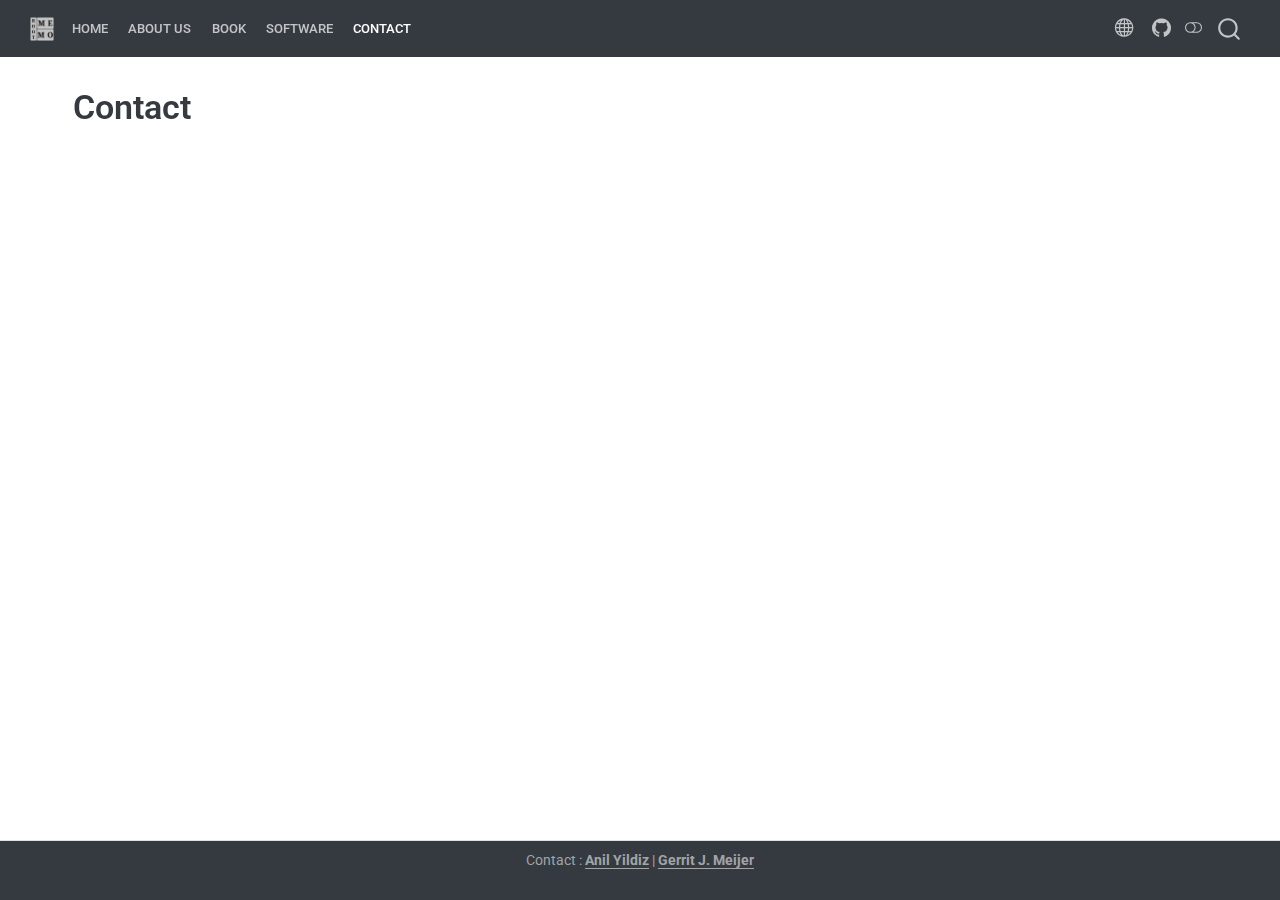
<file: contact.html>
<!DOCTYPE html>
<html xmlns="http://www.w3.org/1999/xhtml" lang="en" xml:lang="en"><head>

<meta charset="utf-8">
<meta name="generator" content="quarto-1.7.31">

<meta name="viewport" content="width=device-width, initial-scale=1.0, user-scalable=yes">


<title>Contact</title>
<style>
code{white-space: pre-wrap;}
span.smallcaps{font-variant: small-caps;}
div.columns{display: flex; gap: min(4vw, 1.5em);}
div.column{flex: auto; overflow-x: auto;}
div.hanging-indent{margin-left: 1.5em; text-indent: -1.5em;}
ul.task-list{list-style: none;}
ul.task-list li input[type="checkbox"] {
  width: 0.8em;
  margin: 0 0.8em 0.2em -1em; /* quarto-specific, see https://github.com/quarto-dev/quarto-cli/issues/4556 */ 
  vertical-align: middle;
}
</style>


<script src="site_libs/quarto-nav/quarto-nav.js"></script>
<script src="site_libs/quarto-nav/headroom.min.js"></script>
<script src="site_libs/clipboard/clipboard.min.js"></script>
<script src="site_libs/quarto-search/autocomplete.umd.js"></script>
<script src="site_libs/quarto-search/fuse.min.js"></script>
<script src="site_libs/quarto-search/quarto-search.js"></script>
<meta name="quarto:offset" content="./">
<link href="./images/logo.png" rel="icon" type="image/png">
<script src="site_libs/quarto-html/quarto.js" type="module"></script>
<script src="site_libs/quarto-html/tabsets/tabsets.js" type="module"></script>
<script src="site_libs/quarto-html/popper.min.js"></script>
<script src="site_libs/quarto-html/tippy.umd.min.js"></script>
<script src="site_libs/quarto-html/anchor.min.js"></script>
<link href="site_libs/quarto-html/tippy.css" rel="stylesheet">
<link href="site_libs/quarto-html/quarto-syntax-highlighting-e1a5c8363afafaef2c763b6775fbf3ca.css" rel="stylesheet" class="quarto-color-scheme" id="quarto-text-highlighting-styles">
<link href="site_libs/quarto-html/quarto-syntax-highlighting-dark-8ef56b68f8fa1e9d2ba328e99e439f80.css" rel="stylesheet" class="quarto-color-scheme quarto-color-alternate" id="quarto-text-highlighting-styles">
<link href="site_libs/quarto-html/quarto-syntax-highlighting-e1a5c8363afafaef2c763b6775fbf3ca.css" rel="stylesheet" class="quarto-color-scheme-extra" id="quarto-text-highlighting-styles">
<script src="site_libs/bootstrap/bootstrap.min.js"></script>
<link href="site_libs/bootstrap/bootstrap-icons.css" rel="stylesheet">
<link href="site_libs/bootstrap/bootstrap-50fd37278bac023e520741a3244aceb0.min.css" rel="stylesheet" append-hash="true" class="quarto-color-scheme" id="quarto-bootstrap" data-mode="light">
<link href="site_libs/bootstrap/bootstrap-dark-bfdfebe37f84ac8f40aaf559841cd9a3.min.css" rel="stylesheet" append-hash="true" class="quarto-color-scheme quarto-color-alternate" id="quarto-bootstrap" data-mode="dark">
<link href="site_libs/bootstrap/bootstrap-50fd37278bac023e520741a3244aceb0.min.css" rel="stylesheet" append-hash="true" class="quarto-color-scheme-extra" id="quarto-bootstrap" data-mode="light">
<script id="quarto-search-options" type="application/json">{
  "location": "navbar",
  "copy-button": false,
  "collapse-after": 3,
  "panel-placement": "end",
  "type": "overlay",
  "limit": 50,
  "keyboard-shortcut": [
    "f",
    "/",
    "s"
  ],
  "language": {
    "search-no-results-text": "No results",
    "search-matching-documents-text": "matching documents",
    "search-copy-link-title": "Copy link to search",
    "search-hide-matches-text": "Hide additional matches",
    "search-more-match-text": "more match in this document",
    "search-more-matches-text": "more matches in this document",
    "search-clear-button-title": "Clear",
    "search-text-placeholder": "",
    "search-detached-cancel-button-title": "Cancel",
    "search-submit-button-title": "Submit",
    "search-label": "Search"
  }
}</script>


<link rel="stylesheet" href="styles.css">
</head>

<body class="nav-fixed quarto-light"><script id="quarto-html-before-body" type="application/javascript">
    const toggleBodyColorMode = (bsSheetEl) => {
      const mode = bsSheetEl.getAttribute("data-mode");
      const bodyEl = window.document.querySelector("body");
      if (mode === "dark") {
        bodyEl.classList.add("quarto-dark");
        bodyEl.classList.remove("quarto-light");
      } else {
        bodyEl.classList.add("quarto-light");
        bodyEl.classList.remove("quarto-dark");
      }
    }
    const toggleBodyColorPrimary = () => {
      const bsSheetEl = window.document.querySelector("link#quarto-bootstrap:not([rel=disabled-stylesheet])");
      if (bsSheetEl) {
        toggleBodyColorMode(bsSheetEl);
      }
    }
    const setColorSchemeToggle = (alternate) => {
      const toggles = window.document.querySelectorAll('.quarto-color-scheme-toggle');
      for (let i=0; i < toggles.length; i++) {
        const toggle = toggles[i];
        if (toggle) {
          if (alternate) {
            toggle.classList.add("alternate");
          } else {
            toggle.classList.remove("alternate");
          }
        }
      }
    };
    const toggleColorMode = (alternate) => {
      // Switch the stylesheets
      const primaryStylesheets = window.document.querySelectorAll('link.quarto-color-scheme:not(.quarto-color-alternate)');
      const alternateStylesheets = window.document.querySelectorAll('link.quarto-color-scheme.quarto-color-alternate');
      manageTransitions('#quarto-margin-sidebar .nav-link', false);
      if (alternate) {
        // note: dark is layered on light, we don't disable primary!
        enableStylesheet(alternateStylesheets);
        for (const sheetNode of alternateStylesheets) {
          if (sheetNode.id === "quarto-bootstrap") {
            toggleBodyColorMode(sheetNode);
          }
        }
      } else {
        disableStylesheet(alternateStylesheets);
        enableStylesheet(primaryStylesheets)
        toggleBodyColorPrimary();
      }
      manageTransitions('#quarto-margin-sidebar .nav-link', true);
      // Switch the toggles
      setColorSchemeToggle(alternate)
      // Hack to workaround the fact that safari doesn't
      // properly recolor the scrollbar when toggling (#1455)
      if (navigator.userAgent.indexOf('Safari') > 0 && navigator.userAgent.indexOf('Chrome') == -1) {
        manageTransitions("body", false);
        window.scrollTo(0, 1);
        setTimeout(() => {
          window.scrollTo(0, 0);
          manageTransitions("body", true);
        }, 40);
      }
    }
    const disableStylesheet = (stylesheets) => {
      for (let i=0; i < stylesheets.length; i++) {
        const stylesheet = stylesheets[i];
        stylesheet.rel = 'disabled-stylesheet';
      }
    }
    const enableStylesheet = (stylesheets) => {
      for (let i=0; i < stylesheets.length; i++) {
        const stylesheet = stylesheets[i];
        if(stylesheet.rel !== 'stylesheet') { // for Chrome, which will still FOUC without this check
          stylesheet.rel = 'stylesheet';
        }
      }
    }
    const manageTransitions = (selector, allowTransitions) => {
      const els = window.document.querySelectorAll(selector);
      for (let i=0; i < els.length; i++) {
        const el = els[i];
        if (allowTransitions) {
          el.classList.remove('notransition');
        } else {
          el.classList.add('notransition');
        }
      }
    }
    const isFileUrl = () => {
      return window.location.protocol === 'file:';
    }
    const hasAlternateSentinel = () => {
      let styleSentinel = getColorSchemeSentinel();
      if (styleSentinel !== null) {
        return styleSentinel === "alternate";
      } else {
        return false;
      }
    }
    const setStyleSentinel = (alternate) => {
      const value = alternate ? "alternate" : "default";
      if (!isFileUrl()) {
        window.localStorage.setItem("quarto-color-scheme", value);
      } else {
        localAlternateSentinel = value;
      }
    }
    const getColorSchemeSentinel = () => {
      if (!isFileUrl()) {
        const storageValue = window.localStorage.getItem("quarto-color-scheme");
        return storageValue != null ? storageValue : localAlternateSentinel;
      } else {
        return localAlternateSentinel;
      }
    }
    const toggleGiscusIfUsed = (isAlternate, darkModeDefault) => {
      const baseTheme = document.querySelector('#giscus-base-theme')?.value ?? 'light';
      const alternateTheme = document.querySelector('#giscus-alt-theme')?.value ?? 'dark';
      let newTheme = '';
      if(authorPrefersDark) {
        newTheme = isAlternate ? baseTheme : alternateTheme;
      } else {
        newTheme = isAlternate ? alternateTheme : baseTheme;
      }
      const changeGiscusTheme = () => {
        // From: https://github.com/giscus/giscus/issues/336
        const sendMessage = (message) => {
          const iframe = document.querySelector('iframe.giscus-frame');
          if (!iframe) return;
          iframe.contentWindow.postMessage({ giscus: message }, 'https://giscus.app');
        }
        sendMessage({
          setConfig: {
            theme: newTheme
          }
        });
      }
      const isGiscussLoaded = window.document.querySelector('iframe.giscus-frame') !== null;
      if (isGiscussLoaded) {
        changeGiscusTheme();
      }
    };
    const authorPrefersDark = false;
    const darkModeDefault = authorPrefersDark;
      document.querySelector('link#quarto-text-highlighting-styles.quarto-color-scheme-extra').rel = 'disabled-stylesheet';
      document.querySelector('link#quarto-bootstrap.quarto-color-scheme-extra').rel = 'disabled-stylesheet';
    let localAlternateSentinel = darkModeDefault ? 'alternate' : 'default';
    // Dark / light mode switch
    window.quartoToggleColorScheme = () => {
      // Read the current dark / light value
      let toAlternate = !hasAlternateSentinel();
      toggleColorMode(toAlternate);
      setStyleSentinel(toAlternate);
      toggleGiscusIfUsed(toAlternate, darkModeDefault);
      window.dispatchEvent(new Event('resize'));
    };
    // Switch to dark mode if need be
    if (hasAlternateSentinel()) {
      toggleColorMode(true);
    } else {
      toggleColorMode(false);
    }
  </script>

<div id="quarto-search-results"></div>
  <header id="quarto-header" class="headroom fixed-top">
    <nav class="navbar navbar-expand-lg " data-bs-theme="dark">
      <div class="navbar-container container-fluid">
      <div class="navbar-brand-container mx-auto">
    <a href="./index.html" class="navbar-brand navbar-brand-logo">
    <img src="./images/logo.png" alt="" class="navbar-logo">
    </a>
  </div>
            <div id="quarto-search" class="" title="Search"></div>
          <button class="navbar-toggler" type="button" data-bs-toggle="collapse" data-bs-target="#navbarCollapse" aria-controls="navbarCollapse" role="menu" aria-expanded="false" aria-label="Toggle navigation" onclick="if (window.quartoToggleHeadroom) { window.quartoToggleHeadroom(); }">
  <span class="navbar-toggler-icon"></span>
</button>
          <div class="collapse navbar-collapse" id="navbarCollapse">
            <ul class="navbar-nav navbar-nav-scroll me-auto">
  <li class="nav-item">
    <a class="nav-link" href="./index.html"> 
<span class="menu-text">Home</span></a>
  </li>  
  <li class="nav-item">
    <a class="nav-link" href="./about.html"> 
<span class="menu-text">About us</span></a>
  </li>  
  <li class="nav-item">
    <a class="nav-link" href="./book.html"> 
<span class="menu-text">Book</span></a>
  </li>  
  <li class="nav-item">
    <a class="nav-link" href="./software.html"> 
<span class="menu-text">Software</span></a>
  </li>  
  <li class="nav-item">
    <a class="nav-link active" href="./contact.html" aria-current="page"> 
<span class="menu-text">Contact</span></a>
  </li>  
</ul>
            <ul class="navbar-nav navbar-nav-scroll ms-auto">
  <li class="nav-item compact">
    <a class="nav-link" href="https://rootmemo.github.io"> <i class="bi bi-globe" role="img">
</i> 
<span class="menu-text"></span></a>
  </li>  
  <li class="nav-item compact">
    <a class="nav-link" href="https://github.com/rootmemo"> <i class="bi bi-github" role="img">
</i> 
<span class="menu-text"></span></a>
  </li>  
</ul>
          </div> <!-- /navcollapse -->
            <div class="quarto-navbar-tools">
  <a href="" class="quarto-color-scheme-toggle quarto-navigation-tool  px-1" onclick="window.quartoToggleColorScheme(); return false;" title="Toggle dark mode"><i class="bi"></i></a>
</div>
      </div> <!-- /container-fluid -->
    </nav>
</header>
<!-- content -->
<div id="quarto-content" class="quarto-container page-columns page-rows-contents page-layout-full page-navbar">
<!-- sidebar -->
<!-- margin-sidebar -->
    <div id="quarto-margin-sidebar" class="sidebar margin-sidebar zindex-bottom">
        
    </div>
<!-- main -->
<main class="content column-page" id="quarto-document-content">


<header id="title-block-header" class="quarto-title-block default">
<div class="quarto-title">
<h1 class="title">Contact</h1>
</div>



<div class="quarto-title-meta column-page">

    
  
    
  </div>
  


</header>





</main> <!-- /main -->
<script id="quarto-html-after-body" type="application/javascript">
  window.document.addEventListener("DOMContentLoaded", function (event) {
    // Ensure there is a toggle, if there isn't float one in the top right
    if (window.document.querySelector('.quarto-color-scheme-toggle') === null) {
      const a = window.document.createElement('a');
      a.classList.add('top-right');
      a.classList.add('quarto-color-scheme-toggle');
      a.href = "";
      a.onclick = function() { try { window.quartoToggleColorScheme(); } catch {} return false; };
      const i = window.document.createElement("i");
      i.classList.add('bi');
      a.appendChild(i);
      window.document.body.appendChild(a);
    }
    setColorSchemeToggle(hasAlternateSentinel())
    const icon = "";
    const anchorJS = new window.AnchorJS();
    anchorJS.options = {
      placement: 'right',
      icon: icon
    };
    anchorJS.add('.anchored');
    const isCodeAnnotation = (el) => {
      for (const clz of el.classList) {
        if (clz.startsWith('code-annotation-')) {                     
          return true;
        }
      }
      return false;
    }
    const onCopySuccess = function(e) {
      // button target
      const button = e.trigger;
      // don't keep focus
      button.blur();
      // flash "checked"
      button.classList.add('code-copy-button-checked');
      var currentTitle = button.getAttribute("title");
      button.setAttribute("title", "Copied!");
      let tooltip;
      if (window.bootstrap) {
        button.setAttribute("data-bs-toggle", "tooltip");
        button.setAttribute("data-bs-placement", "left");
        button.setAttribute("data-bs-title", "Copied!");
        tooltip = new bootstrap.Tooltip(button, 
          { trigger: "manual", 
            customClass: "code-copy-button-tooltip",
            offset: [0, -8]});
        tooltip.show();    
      }
      setTimeout(function() {
        if (tooltip) {
          tooltip.hide();
          button.removeAttribute("data-bs-title");
          button.removeAttribute("data-bs-toggle");
          button.removeAttribute("data-bs-placement");
        }
        button.setAttribute("title", currentTitle);
        button.classList.remove('code-copy-button-checked');
      }, 1000);
      // clear code selection
      e.clearSelection();
    }
    const getTextToCopy = function(trigger) {
        const codeEl = trigger.previousElementSibling.cloneNode(true);
        for (const childEl of codeEl.children) {
          if (isCodeAnnotation(childEl)) {
            childEl.remove();
          }
        }
        return codeEl.innerText;
    }
    const clipboard = new window.ClipboardJS('.code-copy-button:not([data-in-quarto-modal])', {
      text: getTextToCopy
    });
    clipboard.on('success', onCopySuccess);
    if (window.document.getElementById('quarto-embedded-source-code-modal')) {
      const clipboardModal = new window.ClipboardJS('.code-copy-button[data-in-quarto-modal]', {
        text: getTextToCopy,
        container: window.document.getElementById('quarto-embedded-source-code-modal')
      });
      clipboardModal.on('success', onCopySuccess);
    }
      var localhostRegex = new RegExp(/^(?:http|https):\/\/localhost\:?[0-9]*\//);
      var mailtoRegex = new RegExp(/^mailto:/);
        var filterRegex = new RegExp("https:\/\/rootmemo\.github\.io");
      var isInternal = (href) => {
          return filterRegex.test(href) || localhostRegex.test(href) || mailtoRegex.test(href);
      }
      // Inspect non-navigation links and adorn them if external
     var links = window.document.querySelectorAll('a[href]:not(.nav-link):not(.navbar-brand):not(.toc-action):not(.sidebar-link):not(.sidebar-item-toggle):not(.pagination-link):not(.no-external):not([aria-hidden]):not(.dropdown-item):not(.quarto-navigation-tool):not(.about-link)');
      for (var i=0; i<links.length; i++) {
        const link = links[i];
        if (!isInternal(link.href)) {
          // undo the damage that might have been done by quarto-nav.js in the case of
          // links that we want to consider external
          if (link.dataset.originalHref !== undefined) {
            link.href = link.dataset.originalHref;
          }
            // target, if specified
            link.setAttribute("target", "_blank");
            if (link.getAttribute("rel") === null) {
              link.setAttribute("rel", "noopener");
            }
            // default icon
            link.classList.add("external");
        }
      }
    function tippyHover(el, contentFn, onTriggerFn, onUntriggerFn) {
      const config = {
        allowHTML: true,
        maxWidth: 500,
        delay: 100,
        arrow: false,
        appendTo: function(el) {
            return el.parentElement;
        },
        interactive: true,
        interactiveBorder: 10,
        theme: 'quarto',
        placement: 'bottom-start',
      };
      if (contentFn) {
        config.content = contentFn;
      }
      if (onTriggerFn) {
        config.onTrigger = onTriggerFn;
      }
      if (onUntriggerFn) {
        config.onUntrigger = onUntriggerFn;
      }
      window.tippy(el, config); 
    }
    const noterefs = window.document.querySelectorAll('a[role="doc-noteref"]');
    for (var i=0; i<noterefs.length; i++) {
      const ref = noterefs[i];
      tippyHover(ref, function() {
        // use id or data attribute instead here
        let href = ref.getAttribute('data-footnote-href') || ref.getAttribute('href');
        try { href = new URL(href).hash; } catch {}
        const id = href.replace(/^#\/?/, "");
        const note = window.document.getElementById(id);
        if (note) {
          return note.innerHTML;
        } else {
          return "";
        }
      });
    }
    const xrefs = window.document.querySelectorAll('a.quarto-xref');
    const processXRef = (id, note) => {
      // Strip column container classes
      const stripColumnClz = (el) => {
        el.classList.remove("page-full", "page-columns");
        if (el.children) {
          for (const child of el.children) {
            stripColumnClz(child);
          }
        }
      }
      stripColumnClz(note)
      if (id === null || id.startsWith('sec-')) {
        // Special case sections, only their first couple elements
        const container = document.createElement("div");
        if (note.children && note.children.length > 2) {
          container.appendChild(note.children[0].cloneNode(true));
          for (let i = 1; i < note.children.length; i++) {
            const child = note.children[i];
            if (child.tagName === "P" && child.innerText === "") {
              continue;
            } else {
              container.appendChild(child.cloneNode(true));
              break;
            }
          }
          if (window.Quarto?.typesetMath) {
            window.Quarto.typesetMath(container);
          }
          return container.innerHTML
        } else {
          if (window.Quarto?.typesetMath) {
            window.Quarto.typesetMath(note);
          }
          return note.innerHTML;
        }
      } else {
        // Remove any anchor links if they are present
        const anchorLink = note.querySelector('a.anchorjs-link');
        if (anchorLink) {
          anchorLink.remove();
        }
        if (window.Quarto?.typesetMath) {
          window.Quarto.typesetMath(note);
        }
        if (note.classList.contains("callout")) {
          return note.outerHTML;
        } else {
          return note.innerHTML;
        }
      }
    }
    for (var i=0; i<xrefs.length; i++) {
      const xref = xrefs[i];
      tippyHover(xref, undefined, function(instance) {
        instance.disable();
        let url = xref.getAttribute('href');
        let hash = undefined; 
        if (url.startsWith('#')) {
          hash = url;
        } else {
          try { hash = new URL(url).hash; } catch {}
        }
        if (hash) {
          const id = hash.replace(/^#\/?/, "");
          const note = window.document.getElementById(id);
          if (note !== null) {
            try {
              const html = processXRef(id, note.cloneNode(true));
              instance.setContent(html);
            } finally {
              instance.enable();
              instance.show();
            }
          } else {
            // See if we can fetch this
            fetch(url.split('#')[0])
            .then(res => res.text())
            .then(html => {
              const parser = new DOMParser();
              const htmlDoc = parser.parseFromString(html, "text/html");
              const note = htmlDoc.getElementById(id);
              if (note !== null) {
                const html = processXRef(id, note);
                instance.setContent(html);
              } 
            }).finally(() => {
              instance.enable();
              instance.show();
            });
          }
        } else {
          // See if we can fetch a full url (with no hash to target)
          // This is a special case and we should probably do some content thinning / targeting
          fetch(url)
          .then(res => res.text())
          .then(html => {
            const parser = new DOMParser();
            const htmlDoc = parser.parseFromString(html, "text/html");
            const note = htmlDoc.querySelector('main.content');
            if (note !== null) {
              // This should only happen for chapter cross references
              // (since there is no id in the URL)
              // remove the first header
              if (note.children.length > 0 && note.children[0].tagName === "HEADER") {
                note.children[0].remove();
              }
              const html = processXRef(null, note);
              instance.setContent(html);
            } 
          }).finally(() => {
            instance.enable();
            instance.show();
          });
        }
      }, function(instance) {
      });
    }
        let selectedAnnoteEl;
        const selectorForAnnotation = ( cell, annotation) => {
          let cellAttr = 'data-code-cell="' + cell + '"';
          let lineAttr = 'data-code-annotation="' +  annotation + '"';
          const selector = 'span[' + cellAttr + '][' + lineAttr + ']';
          return selector;
        }
        const selectCodeLines = (annoteEl) => {
          const doc = window.document;
          const targetCell = annoteEl.getAttribute("data-target-cell");
          const targetAnnotation = annoteEl.getAttribute("data-target-annotation");
          const annoteSpan = window.document.querySelector(selectorForAnnotation(targetCell, targetAnnotation));
          const lines = annoteSpan.getAttribute("data-code-lines").split(",");
          const lineIds = lines.map((line) => {
            return targetCell + "-" + line;
          })
          let top = null;
          let height = null;
          let parent = null;
          if (lineIds.length > 0) {
              //compute the position of the single el (top and bottom and make a div)
              const el = window.document.getElementById(lineIds[0]);
              top = el.offsetTop;
              height = el.offsetHeight;
              parent = el.parentElement.parentElement;
            if (lineIds.length > 1) {
              const lastEl = window.document.getElementById(lineIds[lineIds.length - 1]);
              const bottom = lastEl.offsetTop + lastEl.offsetHeight;
              height = bottom - top;
            }
            if (top !== null && height !== null && parent !== null) {
              // cook up a div (if necessary) and position it 
              let div = window.document.getElementById("code-annotation-line-highlight");
              if (div === null) {
                div = window.document.createElement("div");
                div.setAttribute("id", "code-annotation-line-highlight");
                div.style.position = 'absolute';
                parent.appendChild(div);
              }
              div.style.top = top - 2 + "px";
              div.style.height = height + 4 + "px";
              div.style.left = 0;
              let gutterDiv = window.document.getElementById("code-annotation-line-highlight-gutter");
              if (gutterDiv === null) {
                gutterDiv = window.document.createElement("div");
                gutterDiv.setAttribute("id", "code-annotation-line-highlight-gutter");
                gutterDiv.style.position = 'absolute';
                const codeCell = window.document.getElementById(targetCell);
                const gutter = codeCell.querySelector('.code-annotation-gutter');
                gutter.appendChild(gutterDiv);
              }
              gutterDiv.style.top = top - 2 + "px";
              gutterDiv.style.height = height + 4 + "px";
            }
            selectedAnnoteEl = annoteEl;
          }
        };
        const unselectCodeLines = () => {
          const elementsIds = ["code-annotation-line-highlight", "code-annotation-line-highlight-gutter"];
          elementsIds.forEach((elId) => {
            const div = window.document.getElementById(elId);
            if (div) {
              div.remove();
            }
          });
          selectedAnnoteEl = undefined;
        };
          // Handle positioning of the toggle
      window.addEventListener(
        "resize",
        throttle(() => {
          elRect = undefined;
          if (selectedAnnoteEl) {
            selectCodeLines(selectedAnnoteEl);
          }
        }, 10)
      );
      function throttle(fn, ms) {
      let throttle = false;
      let timer;
        return (...args) => {
          if(!throttle) { // first call gets through
              fn.apply(this, args);
              throttle = true;
          } else { // all the others get throttled
              if(timer) clearTimeout(timer); // cancel #2
              timer = setTimeout(() => {
                fn.apply(this, args);
                timer = throttle = false;
              }, ms);
          }
        };
      }
        // Attach click handler to the DT
        const annoteDls = window.document.querySelectorAll('dt[data-target-cell]');
        for (const annoteDlNode of annoteDls) {
          annoteDlNode.addEventListener('click', (event) => {
            const clickedEl = event.target;
            if (clickedEl !== selectedAnnoteEl) {
              unselectCodeLines();
              const activeEl = window.document.querySelector('dt[data-target-cell].code-annotation-active');
              if (activeEl) {
                activeEl.classList.remove('code-annotation-active');
              }
              selectCodeLines(clickedEl);
              clickedEl.classList.add('code-annotation-active');
            } else {
              // Unselect the line
              unselectCodeLines();
              clickedEl.classList.remove('code-annotation-active');
            }
          });
        }
    const findCites = (el) => {
      const parentEl = el.parentElement;
      if (parentEl) {
        const cites = parentEl.dataset.cites;
        if (cites) {
          return {
            el,
            cites: cites.split(' ')
          };
        } else {
          return findCites(el.parentElement)
        }
      } else {
        return undefined;
      }
    };
    var bibliorefs = window.document.querySelectorAll('a[role="doc-biblioref"]');
    for (var i=0; i<bibliorefs.length; i++) {
      const ref = bibliorefs[i];
      const citeInfo = findCites(ref);
      if (citeInfo) {
        tippyHover(citeInfo.el, function() {
          var popup = window.document.createElement('div');
          citeInfo.cites.forEach(function(cite) {
            var citeDiv = window.document.createElement('div');
            citeDiv.classList.add('hanging-indent');
            citeDiv.classList.add('csl-entry');
            var biblioDiv = window.document.getElementById('ref-' + cite);
            if (biblioDiv) {
              citeDiv.innerHTML = biblioDiv.innerHTML;
            }
            popup.appendChild(citeDiv);
          });
          return popup.innerHTML;
        });
      }
    }
  });
  </script>
</div> <!-- /content -->
<footer class="footer">
  <div class="nav-footer">
    <div class="nav-footer-left">
      &nbsp;
    </div>   
    <div class="nav-footer-center">
<p>Contact : <a href="mailto:yildiz@mbd.rwth-aachen.de"><strong>Anil Yildiz</strong></a> | <a href="mailto:gjm36@bath.ac.uk"><strong>Gerrit J. Meijer</strong></a></p>
</div>
    <div class="nav-footer-right">
      &nbsp;
    </div>
  </div>
</footer>




</body></html>
</file>
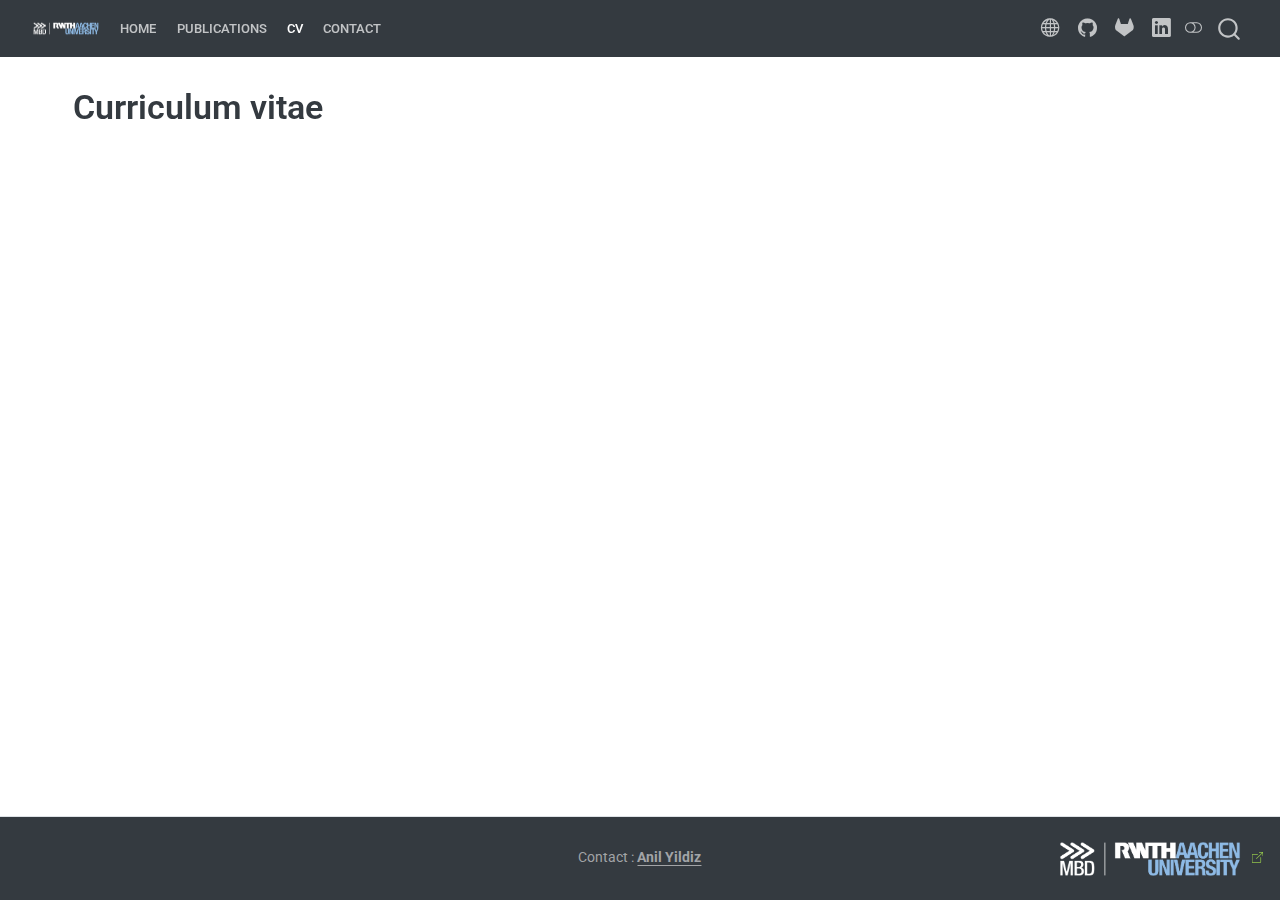
<file: cv.html>
<!DOCTYPE html>
<html xmlns="http://www.w3.org/1999/xhtml" lang="en" xml:lang="en"><head>

<meta charset="utf-8">
<meta name="generator" content="quarto-1.7.31">

<meta name="viewport" content="width=device-width, initial-scale=1.0, user-scalable=yes">


<title>Curriculum vitae</title>
<style>
code{white-space: pre-wrap;}
span.smallcaps{font-variant: small-caps;}
div.columns{display: flex; gap: min(4vw, 1.5em);}
div.column{flex: auto; overflow-x: auto;}
div.hanging-indent{margin-left: 1.5em; text-indent: -1.5em;}
ul.task-list{list-style: none;}
ul.task-list li input[type="checkbox"] {
  width: 0.8em;
  margin: 0 0.8em 0.2em -1em; /* quarto-specific, see https://github.com/quarto-dev/quarto-cli/issues/4556 */ 
  vertical-align: middle;
}
</style>


<script src="site_libs/quarto-nav/quarto-nav.js"></script>
<script src="site_libs/quarto-nav/headroom.min.js"></script>
<script src="site_libs/clipboard/clipboard.min.js"></script>
<script src="site_libs/quarto-search/autocomplete.umd.js"></script>
<script src="site_libs/quarto-search/fuse.min.js"></script>
<script src="site_libs/quarto-search/quarto-search.js"></script>
<meta name="quarto:offset" content="./">
<link href="./images/logo_mbd.png" rel="icon" type="image/png">
<script src="site_libs/quarto-html/quarto.js" type="module"></script>
<script src="site_libs/quarto-html/tabsets/tabsets.js" type="module"></script>
<script src="site_libs/quarto-html/popper.min.js"></script>
<script src="site_libs/quarto-html/tippy.umd.min.js"></script>
<script src="site_libs/quarto-html/anchor.min.js"></script>
<link href="site_libs/quarto-html/tippy.css" rel="stylesheet">
<link href="site_libs/quarto-html/quarto-syntax-highlighting-e1a5c8363afafaef2c763b6775fbf3ca.css" rel="stylesheet" class="quarto-color-scheme" id="quarto-text-highlighting-styles">
<link href="site_libs/quarto-html/quarto-syntax-highlighting-dark-8ef56b68f8fa1e9d2ba328e99e439f80.css" rel="stylesheet" class="quarto-color-scheme quarto-color-alternate" id="quarto-text-highlighting-styles">
<link href="site_libs/quarto-html/quarto-syntax-highlighting-e1a5c8363afafaef2c763b6775fbf3ca.css" rel="stylesheet" class="quarto-color-scheme-extra" id="quarto-text-highlighting-styles">
<script src="site_libs/bootstrap/bootstrap.min.js"></script>
<link href="site_libs/bootstrap/bootstrap-icons.css" rel="stylesheet">
<link href="site_libs/bootstrap/bootstrap-50fd37278bac023e520741a3244aceb0.min.css" rel="stylesheet" append-hash="true" class="quarto-color-scheme" id="quarto-bootstrap" data-mode="light">
<link href="site_libs/bootstrap/bootstrap-dark-bfdfebe37f84ac8f40aaf559841cd9a3.min.css" rel="stylesheet" append-hash="true" class="quarto-color-scheme quarto-color-alternate" id="quarto-bootstrap" data-mode="dark">
<link href="site_libs/bootstrap/bootstrap-50fd37278bac023e520741a3244aceb0.min.css" rel="stylesheet" append-hash="true" class="quarto-color-scheme-extra" id="quarto-bootstrap" data-mode="light">
<script id="quarto-search-options" type="application/json">{
  "location": "navbar",
  "copy-button": false,
  "collapse-after": 3,
  "panel-placement": "end",
  "type": "overlay",
  "limit": 50,
  "keyboard-shortcut": [
    "f",
    "/",
    "s"
  ],
  "language": {
    "search-no-results-text": "No results",
    "search-matching-documents-text": "matching documents",
    "search-copy-link-title": "Copy link to search",
    "search-hide-matches-text": "Hide additional matches",
    "search-more-match-text": "more match in this document",
    "search-more-matches-text": "more matches in this document",
    "search-clear-button-title": "Clear",
    "search-text-placeholder": "",
    "search-detached-cancel-button-title": "Cancel",
    "search-submit-button-title": "Submit",
    "search-label": "Search"
  }
}</script>


<link rel="stylesheet" href="styles.css">
</head>

<body class="nav-fixed quarto-light"><script id="quarto-html-before-body" type="application/javascript">
    const toggleBodyColorMode = (bsSheetEl) => {
      const mode = bsSheetEl.getAttribute("data-mode");
      const bodyEl = window.document.querySelector("body");
      if (mode === "dark") {
        bodyEl.classList.add("quarto-dark");
        bodyEl.classList.remove("quarto-light");
      } else {
        bodyEl.classList.add("quarto-light");
        bodyEl.classList.remove("quarto-dark");
      }
    }
    const toggleBodyColorPrimary = () => {
      const bsSheetEl = window.document.querySelector("link#quarto-bootstrap:not([rel=disabled-stylesheet])");
      if (bsSheetEl) {
        toggleBodyColorMode(bsSheetEl);
      }
    }
    const setColorSchemeToggle = (alternate) => {
      const toggles = window.document.querySelectorAll('.quarto-color-scheme-toggle');
      for (let i=0; i < toggles.length; i++) {
        const toggle = toggles[i];
        if (toggle) {
          if (alternate) {
            toggle.classList.add("alternate");
          } else {
            toggle.classList.remove("alternate");
          }
        }
      }
    };
    const toggleColorMode = (alternate) => {
      // Switch the stylesheets
      const primaryStylesheets = window.document.querySelectorAll('link.quarto-color-scheme:not(.quarto-color-alternate)');
      const alternateStylesheets = window.document.querySelectorAll('link.quarto-color-scheme.quarto-color-alternate');
      manageTransitions('#quarto-margin-sidebar .nav-link', false);
      if (alternate) {
        // note: dark is layered on light, we don't disable primary!
        enableStylesheet(alternateStylesheets);
        for (const sheetNode of alternateStylesheets) {
          if (sheetNode.id === "quarto-bootstrap") {
            toggleBodyColorMode(sheetNode);
          }
        }
      } else {
        disableStylesheet(alternateStylesheets);
        enableStylesheet(primaryStylesheets)
        toggleBodyColorPrimary();
      }
      manageTransitions('#quarto-margin-sidebar .nav-link', true);
      // Switch the toggles
      setColorSchemeToggle(alternate)
      // Hack to workaround the fact that safari doesn't
      // properly recolor the scrollbar when toggling (#1455)
      if (navigator.userAgent.indexOf('Safari') > 0 && navigator.userAgent.indexOf('Chrome') == -1) {
        manageTransitions("body", false);
        window.scrollTo(0, 1);
        setTimeout(() => {
          window.scrollTo(0, 0);
          manageTransitions("body", true);
        }, 40);
      }
    }
    const disableStylesheet = (stylesheets) => {
      for (let i=0; i < stylesheets.length; i++) {
        const stylesheet = stylesheets[i];
        stylesheet.rel = 'disabled-stylesheet';
      }
    }
    const enableStylesheet = (stylesheets) => {
      for (let i=0; i < stylesheets.length; i++) {
        const stylesheet = stylesheets[i];
        if(stylesheet.rel !== 'stylesheet') { // for Chrome, which will still FOUC without this check
          stylesheet.rel = 'stylesheet';
        }
      }
    }
    const manageTransitions = (selector, allowTransitions) => {
      const els = window.document.querySelectorAll(selector);
      for (let i=0; i < els.length; i++) {
        const el = els[i];
        if (allowTransitions) {
          el.classList.remove('notransition');
        } else {
          el.classList.add('notransition');
        }
      }
    }
    const isFileUrl = () => {
      return window.location.protocol === 'file:';
    }
    const hasAlternateSentinel = () => {
      let styleSentinel = getColorSchemeSentinel();
      if (styleSentinel !== null) {
        return styleSentinel === "alternate";
      } else {
        return false;
      }
    }
    const setStyleSentinel = (alternate) => {
      const value = alternate ? "alternate" : "default";
      if (!isFileUrl()) {
        window.localStorage.setItem("quarto-color-scheme", value);
      } else {
        localAlternateSentinel = value;
      }
    }
    const getColorSchemeSentinel = () => {
      if (!isFileUrl()) {
        const storageValue = window.localStorage.getItem("quarto-color-scheme");
        return storageValue != null ? storageValue : localAlternateSentinel;
      } else {
        return localAlternateSentinel;
      }
    }
    const toggleGiscusIfUsed = (isAlternate, darkModeDefault) => {
      const baseTheme = document.querySelector('#giscus-base-theme')?.value ?? 'light';
      const alternateTheme = document.querySelector('#giscus-alt-theme')?.value ?? 'dark';
      let newTheme = '';
      if(authorPrefersDark) {
        newTheme = isAlternate ? baseTheme : alternateTheme;
      } else {
        newTheme = isAlternate ? alternateTheme : baseTheme;
      }
      const changeGiscusTheme = () => {
        // From: https://github.com/giscus/giscus/issues/336
        const sendMessage = (message) => {
          const iframe = document.querySelector('iframe.giscus-frame');
          if (!iframe) return;
          iframe.contentWindow.postMessage({ giscus: message }, 'https://giscus.app');
        }
        sendMessage({
          setConfig: {
            theme: newTheme
          }
        });
      }
      const isGiscussLoaded = window.document.querySelector('iframe.giscus-frame') !== null;
      if (isGiscussLoaded) {
        changeGiscusTheme();
      }
    };
    const authorPrefersDark = false;
    const darkModeDefault = authorPrefersDark;
      document.querySelector('link#quarto-text-highlighting-styles.quarto-color-scheme-extra').rel = 'disabled-stylesheet';
      document.querySelector('link#quarto-bootstrap.quarto-color-scheme-extra').rel = 'disabled-stylesheet';
    let localAlternateSentinel = darkModeDefault ? 'alternate' : 'default';
    // Dark / light mode switch
    window.quartoToggleColorScheme = () => {
      // Read the current dark / light value
      let toAlternate = !hasAlternateSentinel();
      toggleColorMode(toAlternate);
      setStyleSentinel(toAlternate);
      toggleGiscusIfUsed(toAlternate, darkModeDefault);
      window.dispatchEvent(new Event('resize'));
    };
    // Switch to dark mode if need be
    if (hasAlternateSentinel()) {
      toggleColorMode(true);
    } else {
      toggleColorMode(false);
    }
  </script>

<div id="quarto-search-results"></div>
  <header id="quarto-header" class="headroom fixed-top">
    <nav class="navbar navbar-expand-lg " data-bs-theme="dark">
      <div class="navbar-container container-fluid">
      <div class="navbar-brand-container mx-auto">
    <a href="./index.html" class="navbar-brand navbar-brand-logo">
    <img src="./images/logo_mbd.png" alt="" class="navbar-logo">
    </a>
  </div>
            <div id="quarto-search" class="" title="Search"></div>
          <button class="navbar-toggler" type="button" data-bs-toggle="collapse" data-bs-target="#navbarCollapse" aria-controls="navbarCollapse" role="menu" aria-expanded="false" aria-label="Toggle navigation" onclick="if (window.quartoToggleHeadroom) { window.quartoToggleHeadroom(); }">
  <span class="navbar-toggler-icon"></span>
</button>
          <div class="collapse navbar-collapse" id="navbarCollapse">
            <ul class="navbar-nav navbar-nav-scroll me-auto">
  <li class="nav-item">
    <a class="nav-link" href="./index.html"> 
<span class="menu-text">Home</span></a>
  </li>  
  <li class="nav-item">
    <a class="nav-link" href="./publications.html"> 
<span class="menu-text">Publications</span></a>
  </li>  
  <li class="nav-item">
    <a class="nav-link active" href="./cv.html" aria-current="page"> 
<span class="menu-text">CV</span></a>
  </li>  
  <li class="nav-item">
    <a class="nav-link" href="./contact.html"> 
<span class="menu-text">Contact</span></a>
  </li>  
</ul>
            <ul class="navbar-nav navbar-nav-scroll ms-auto">
  <li class="nav-item compact">
    <a class="nav-link" href="https://www.anilyildiz.info"> <i class="bi bi-globe" role="img">
</i> 
<span class="menu-text"></span></a>
  </li>  
  <li class="nav-item compact">
    <a class="nav-link" href="https://github.com/yildizanil"> <i class="bi bi-github" role="img">
</i> 
<span class="menu-text"></span></a>
  </li>  
  <li class="nav-item compact">
    <a class="nav-link" href="https://git.rwth-aachen.de/anilyildiz"> <i class="bi bi-gitlab" role="img">
</i> 
<span class="menu-text"></span></a>
  </li>  
  <li class="nav-item compact">
    <a class="nav-link" href="https://www.linkedin.com/in/anilyildiz-"> <i class="bi bi-linkedin" role="img">
</i> 
<span class="menu-text"></span></a>
  </li>  
</ul>
          </div> <!-- /navcollapse -->
            <div class="quarto-navbar-tools">
  <a href="" class="quarto-color-scheme-toggle quarto-navigation-tool  px-1" onclick="window.quartoToggleColorScheme(); return false;" title="Toggle dark mode"><i class="bi"></i></a>
</div>
      </div> <!-- /container-fluid -->
    </nav>
</header>
<!-- content -->
<div id="quarto-content" class="quarto-container page-columns page-rows-contents page-layout-full page-navbar">
<!-- sidebar -->
<!-- margin-sidebar -->
    <div id="quarto-margin-sidebar" class="sidebar margin-sidebar zindex-bottom">
        
    </div>
<!-- main -->
<main class="content column-page" id="quarto-document-content">


<header id="title-block-header" class="quarto-title-block default">
<div class="quarto-title">
<h1 class="title">Curriculum vitae</h1>
</div>



<div class="quarto-title-meta column-page">

    
  
    
  </div>
  


</header>





</main> <!-- /main -->
<script id="quarto-html-after-body" type="application/javascript">
  window.document.addEventListener("DOMContentLoaded", function (event) {
    // Ensure there is a toggle, if there isn't float one in the top right
    if (window.document.querySelector('.quarto-color-scheme-toggle') === null) {
      const a = window.document.createElement('a');
      a.classList.add('top-right');
      a.classList.add('quarto-color-scheme-toggle');
      a.href = "";
      a.onclick = function() { try { window.quartoToggleColorScheme(); } catch {} return false; };
      const i = window.document.createElement("i");
      i.classList.add('bi');
      a.appendChild(i);
      window.document.body.appendChild(a);
    }
    setColorSchemeToggle(hasAlternateSentinel())
    const icon = "";
    const anchorJS = new window.AnchorJS();
    anchorJS.options = {
      placement: 'right',
      icon: icon
    };
    anchorJS.add('.anchored');
    const isCodeAnnotation = (el) => {
      for (const clz of el.classList) {
        if (clz.startsWith('code-annotation-')) {                     
          return true;
        }
      }
      return false;
    }
    const onCopySuccess = function(e) {
      // button target
      const button = e.trigger;
      // don't keep focus
      button.blur();
      // flash "checked"
      button.classList.add('code-copy-button-checked');
      var currentTitle = button.getAttribute("title");
      button.setAttribute("title", "Copied!");
      let tooltip;
      if (window.bootstrap) {
        button.setAttribute("data-bs-toggle", "tooltip");
        button.setAttribute("data-bs-placement", "left");
        button.setAttribute("data-bs-title", "Copied!");
        tooltip = new bootstrap.Tooltip(button, 
          { trigger: "manual", 
            customClass: "code-copy-button-tooltip",
            offset: [0, -8]});
        tooltip.show();    
      }
      setTimeout(function() {
        if (tooltip) {
          tooltip.hide();
          button.removeAttribute("data-bs-title");
          button.removeAttribute("data-bs-toggle");
          button.removeAttribute("data-bs-placement");
        }
        button.setAttribute("title", currentTitle);
        button.classList.remove('code-copy-button-checked');
      }, 1000);
      // clear code selection
      e.clearSelection();
    }
    const getTextToCopy = function(trigger) {
        const codeEl = trigger.previousElementSibling.cloneNode(true);
        for (const childEl of codeEl.children) {
          if (isCodeAnnotation(childEl)) {
            childEl.remove();
          }
        }
        return codeEl.innerText;
    }
    const clipboard = new window.ClipboardJS('.code-copy-button:not([data-in-quarto-modal])', {
      text: getTextToCopy
    });
    clipboard.on('success', onCopySuccess);
    if (window.document.getElementById('quarto-embedded-source-code-modal')) {
      const clipboardModal = new window.ClipboardJS('.code-copy-button[data-in-quarto-modal]', {
        text: getTextToCopy,
        container: window.document.getElementById('quarto-embedded-source-code-modal')
      });
      clipboardModal.on('success', onCopySuccess);
    }
      var localhostRegex = new RegExp(/^(?:http|https):\/\/localhost\:?[0-9]*\//);
      var mailtoRegex = new RegExp(/^mailto:/);
        var filterRegex = new RegExp('/' + window.location.host + '/');
      var isInternal = (href) => {
          return filterRegex.test(href) || localhostRegex.test(href) || mailtoRegex.test(href);
      }
      // Inspect non-navigation links and adorn them if external
     var links = window.document.querySelectorAll('a[href]:not(.nav-link):not(.navbar-brand):not(.toc-action):not(.sidebar-link):not(.sidebar-item-toggle):not(.pagination-link):not(.no-external):not([aria-hidden]):not(.dropdown-item):not(.quarto-navigation-tool):not(.about-link)');
      for (var i=0; i<links.length; i++) {
        const link = links[i];
        if (!isInternal(link.href)) {
          // undo the damage that might have been done by quarto-nav.js in the case of
          // links that we want to consider external
          if (link.dataset.originalHref !== undefined) {
            link.href = link.dataset.originalHref;
          }
            // target, if specified
            link.setAttribute("target", "_blank");
            if (link.getAttribute("rel") === null) {
              link.setAttribute("rel", "noopener");
            }
            // default icon
            link.classList.add("external");
        }
      }
    function tippyHover(el, contentFn, onTriggerFn, onUntriggerFn) {
      const config = {
        allowHTML: true,
        maxWidth: 500,
        delay: 100,
        arrow: false,
        appendTo: function(el) {
            return el.parentElement;
        },
        interactive: true,
        interactiveBorder: 10,
        theme: 'quarto',
        placement: 'bottom-start',
      };
      if (contentFn) {
        config.content = contentFn;
      }
      if (onTriggerFn) {
        config.onTrigger = onTriggerFn;
      }
      if (onUntriggerFn) {
        config.onUntrigger = onUntriggerFn;
      }
      window.tippy(el, config); 
    }
    const noterefs = window.document.querySelectorAll('a[role="doc-noteref"]');
    for (var i=0; i<noterefs.length; i++) {
      const ref = noterefs[i];
      tippyHover(ref, function() {
        // use id or data attribute instead here
        let href = ref.getAttribute('data-footnote-href') || ref.getAttribute('href');
        try { href = new URL(href).hash; } catch {}
        const id = href.replace(/^#\/?/, "");
        const note = window.document.getElementById(id);
        if (note) {
          return note.innerHTML;
        } else {
          return "";
        }
      });
    }
    const xrefs = window.document.querySelectorAll('a.quarto-xref');
    const processXRef = (id, note) => {
      // Strip column container classes
      const stripColumnClz = (el) => {
        el.classList.remove("page-full", "page-columns");
        if (el.children) {
          for (const child of el.children) {
            stripColumnClz(child);
          }
        }
      }
      stripColumnClz(note)
      if (id === null || id.startsWith('sec-')) {
        // Special case sections, only their first couple elements
        const container = document.createElement("div");
        if (note.children && note.children.length > 2) {
          container.appendChild(note.children[0].cloneNode(true));
          for (let i = 1; i < note.children.length; i++) {
            const child = note.children[i];
            if (child.tagName === "P" && child.innerText === "") {
              continue;
            } else {
              container.appendChild(child.cloneNode(true));
              break;
            }
          }
          if (window.Quarto?.typesetMath) {
            window.Quarto.typesetMath(container);
          }
          return container.innerHTML
        } else {
          if (window.Quarto?.typesetMath) {
            window.Quarto.typesetMath(note);
          }
          return note.innerHTML;
        }
      } else {
        // Remove any anchor links if they are present
        const anchorLink = note.querySelector('a.anchorjs-link');
        if (anchorLink) {
          anchorLink.remove();
        }
        if (window.Quarto?.typesetMath) {
          window.Quarto.typesetMath(note);
        }
        if (note.classList.contains("callout")) {
          return note.outerHTML;
        } else {
          return note.innerHTML;
        }
      }
    }
    for (var i=0; i<xrefs.length; i++) {
      const xref = xrefs[i];
      tippyHover(xref, undefined, function(instance) {
        instance.disable();
        let url = xref.getAttribute('href');
        let hash = undefined; 
        if (url.startsWith('#')) {
          hash = url;
        } else {
          try { hash = new URL(url).hash; } catch {}
        }
        if (hash) {
          const id = hash.replace(/^#\/?/, "");
          const note = window.document.getElementById(id);
          if (note !== null) {
            try {
              const html = processXRef(id, note.cloneNode(true));
              instance.setContent(html);
            } finally {
              instance.enable();
              instance.show();
            }
          } else {
            // See if we can fetch this
            fetch(url.split('#')[0])
            .then(res => res.text())
            .then(html => {
              const parser = new DOMParser();
              const htmlDoc = parser.parseFromString(html, "text/html");
              const note = htmlDoc.getElementById(id);
              if (note !== null) {
                const html = processXRef(id, note);
                instance.setContent(html);
              } 
            }).finally(() => {
              instance.enable();
              instance.show();
            });
          }
        } else {
          // See if we can fetch a full url (with no hash to target)
          // This is a special case and we should probably do some content thinning / targeting
          fetch(url)
          .then(res => res.text())
          .then(html => {
            const parser = new DOMParser();
            const htmlDoc = parser.parseFromString(html, "text/html");
            const note = htmlDoc.querySelector('main.content');
            if (note !== null) {
              // This should only happen for chapter cross references
              // (since there is no id in the URL)
              // remove the first header
              if (note.children.length > 0 && note.children[0].tagName === "HEADER") {
                note.children[0].remove();
              }
              const html = processXRef(null, note);
              instance.setContent(html);
            } 
          }).finally(() => {
            instance.enable();
            instance.show();
          });
        }
      }, function(instance) {
      });
    }
        let selectedAnnoteEl;
        const selectorForAnnotation = ( cell, annotation) => {
          let cellAttr = 'data-code-cell="' + cell + '"';
          let lineAttr = 'data-code-annotation="' +  annotation + '"';
          const selector = 'span[' + cellAttr + '][' + lineAttr + ']';
          return selector;
        }
        const selectCodeLines = (annoteEl) => {
          const doc = window.document;
          const targetCell = annoteEl.getAttribute("data-target-cell");
          const targetAnnotation = annoteEl.getAttribute("data-target-annotation");
          const annoteSpan = window.document.querySelector(selectorForAnnotation(targetCell, targetAnnotation));
          const lines = annoteSpan.getAttribute("data-code-lines").split(",");
          const lineIds = lines.map((line) => {
            return targetCell + "-" + line;
          })
          let top = null;
          let height = null;
          let parent = null;
          if (lineIds.length > 0) {
              //compute the position of the single el (top and bottom and make a div)
              const el = window.document.getElementById(lineIds[0]);
              top = el.offsetTop;
              height = el.offsetHeight;
              parent = el.parentElement.parentElement;
            if (lineIds.length > 1) {
              const lastEl = window.document.getElementById(lineIds[lineIds.length - 1]);
              const bottom = lastEl.offsetTop + lastEl.offsetHeight;
              height = bottom - top;
            }
            if (top !== null && height !== null && parent !== null) {
              // cook up a div (if necessary) and position it 
              let div = window.document.getElementById("code-annotation-line-highlight");
              if (div === null) {
                div = window.document.createElement("div");
                div.setAttribute("id", "code-annotation-line-highlight");
                div.style.position = 'absolute';
                parent.appendChild(div);
              }
              div.style.top = top - 2 + "px";
              div.style.height = height + 4 + "px";
              div.style.left = 0;
              let gutterDiv = window.document.getElementById("code-annotation-line-highlight-gutter");
              if (gutterDiv === null) {
                gutterDiv = window.document.createElement("div");
                gutterDiv.setAttribute("id", "code-annotation-line-highlight-gutter");
                gutterDiv.style.position = 'absolute';
                const codeCell = window.document.getElementById(targetCell);
                const gutter = codeCell.querySelector('.code-annotation-gutter');
                gutter.appendChild(gutterDiv);
              }
              gutterDiv.style.top = top - 2 + "px";
              gutterDiv.style.height = height + 4 + "px";
            }
            selectedAnnoteEl = annoteEl;
          }
        };
        const unselectCodeLines = () => {
          const elementsIds = ["code-annotation-line-highlight", "code-annotation-line-highlight-gutter"];
          elementsIds.forEach((elId) => {
            const div = window.document.getElementById(elId);
            if (div) {
              div.remove();
            }
          });
          selectedAnnoteEl = undefined;
        };
          // Handle positioning of the toggle
      window.addEventListener(
        "resize",
        throttle(() => {
          elRect = undefined;
          if (selectedAnnoteEl) {
            selectCodeLines(selectedAnnoteEl);
          }
        }, 10)
      );
      function throttle(fn, ms) {
      let throttle = false;
      let timer;
        return (...args) => {
          if(!throttle) { // first call gets through
              fn.apply(this, args);
              throttle = true;
          } else { // all the others get throttled
              if(timer) clearTimeout(timer); // cancel #2
              timer = setTimeout(() => {
                fn.apply(this, args);
                timer = throttle = false;
              }, ms);
          }
        };
      }
        // Attach click handler to the DT
        const annoteDls = window.document.querySelectorAll('dt[data-target-cell]');
        for (const annoteDlNode of annoteDls) {
          annoteDlNode.addEventListener('click', (event) => {
            const clickedEl = event.target;
            if (clickedEl !== selectedAnnoteEl) {
              unselectCodeLines();
              const activeEl = window.document.querySelector('dt[data-target-cell].code-annotation-active');
              if (activeEl) {
                activeEl.classList.remove('code-annotation-active');
              }
              selectCodeLines(clickedEl);
              clickedEl.classList.add('code-annotation-active');
            } else {
              // Unselect the line
              unselectCodeLines();
              clickedEl.classList.remove('code-annotation-active');
            }
          });
        }
    const findCites = (el) => {
      const parentEl = el.parentElement;
      if (parentEl) {
        const cites = parentEl.dataset.cites;
        if (cites) {
          return {
            el,
            cites: cites.split(' ')
          };
        } else {
          return findCites(el.parentElement)
        }
      } else {
        return undefined;
      }
    };
    var bibliorefs = window.document.querySelectorAll('a[role="doc-biblioref"]');
    for (var i=0; i<bibliorefs.length; i++) {
      const ref = bibliorefs[i];
      const citeInfo = findCites(ref);
      if (citeInfo) {
        tippyHover(citeInfo.el, function() {
          var popup = window.document.createElement('div');
          citeInfo.cites.forEach(function(cite) {
            var citeDiv = window.document.createElement('div');
            citeDiv.classList.add('hanging-indent');
            citeDiv.classList.add('csl-entry');
            var biblioDiv = window.document.getElementById('ref-' + cite);
            if (biblioDiv) {
              citeDiv.innerHTML = biblioDiv.innerHTML;
            }
            popup.appendChild(citeDiv);
          });
          return popup.innerHTML;
        });
      }
    }
  });
  </script>
</div> <!-- /content -->
<footer class="footer">
  <div class="nav-footer">
    <div class="nav-footer-left">
      &nbsp;
    </div>   
    <div class="nav-footer-center">
<p>Contact : <a href="mailto:yildiz@mbd.rwth-aachen.de"><strong>Anil Yildiz</strong></a></p>
</div>
    <div class="nav-footer-right">
<p><a href="https://www.mbd.rwth-aachen.de"><img src="./images/logo_mbd.png" class="img-fluid" alt="MBD" width="200"></a></p>
</div>
  </div>
</footer>




</body></html>
</file>
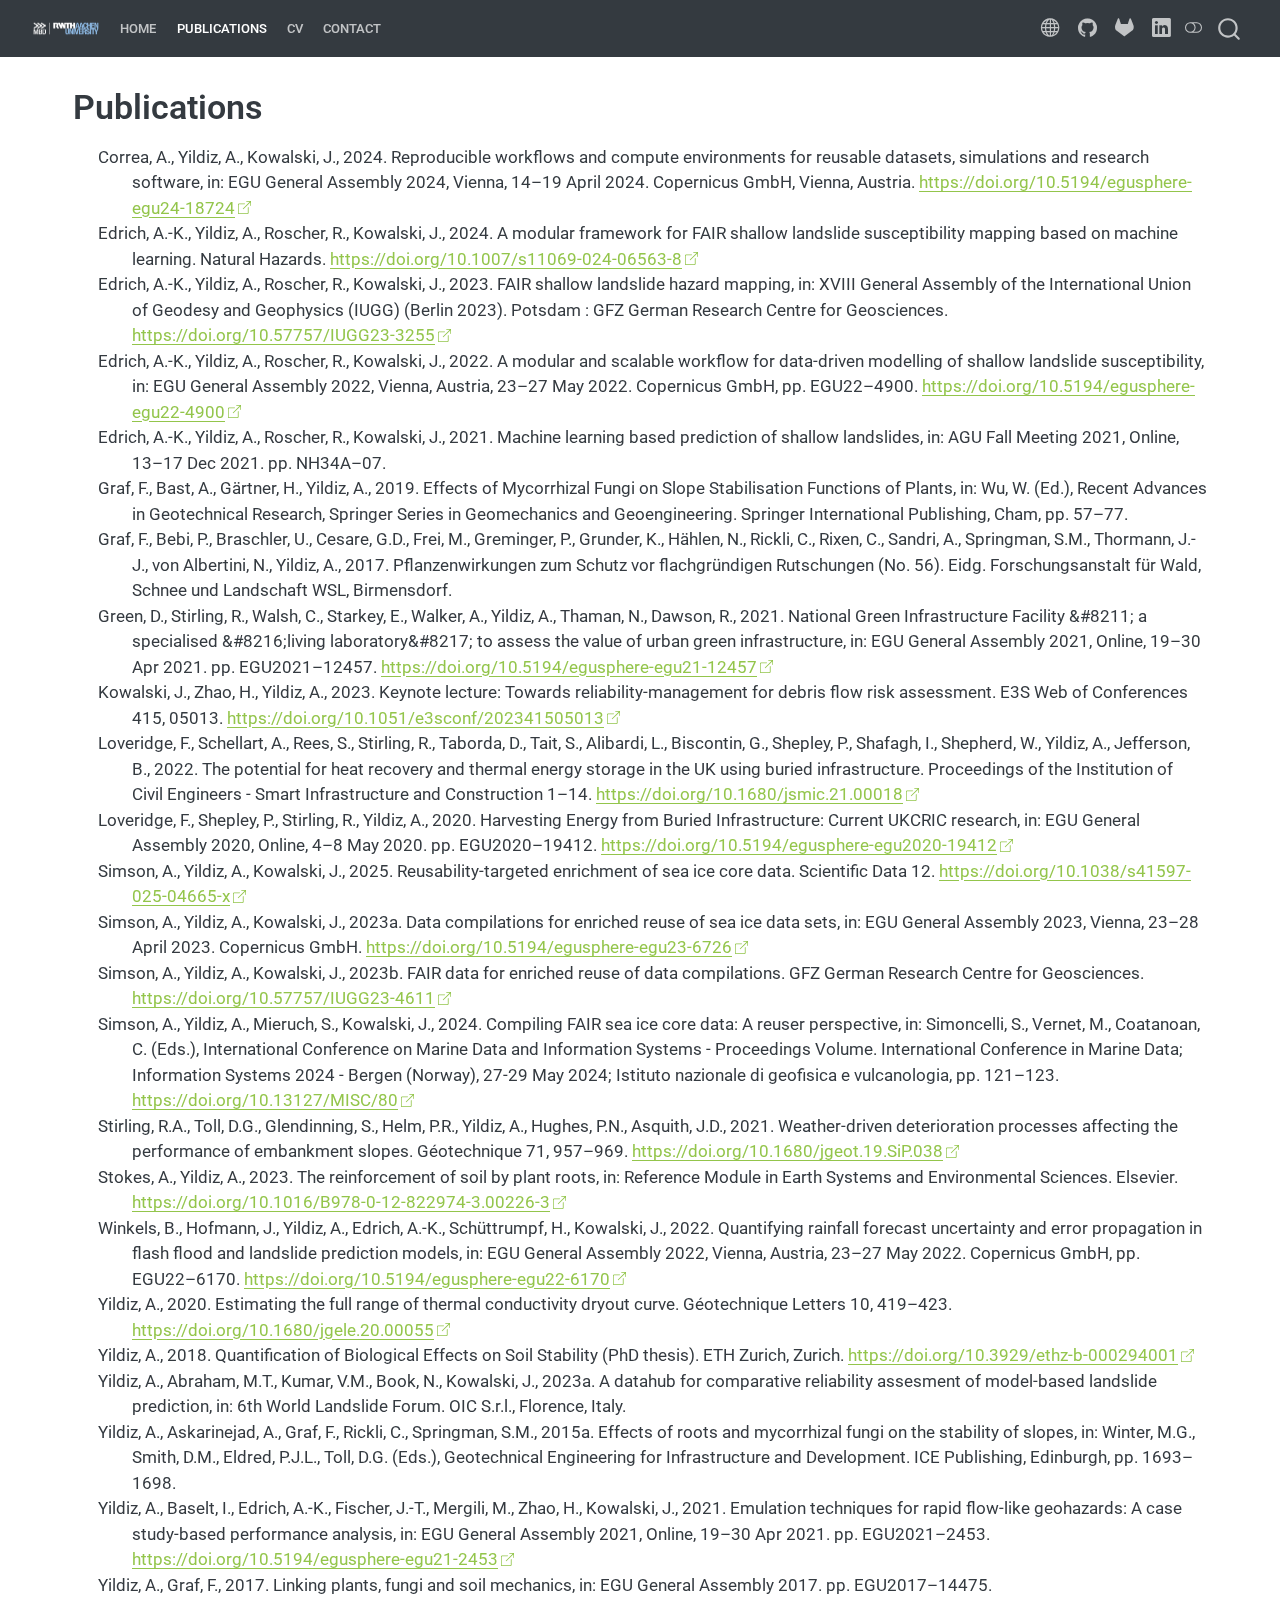
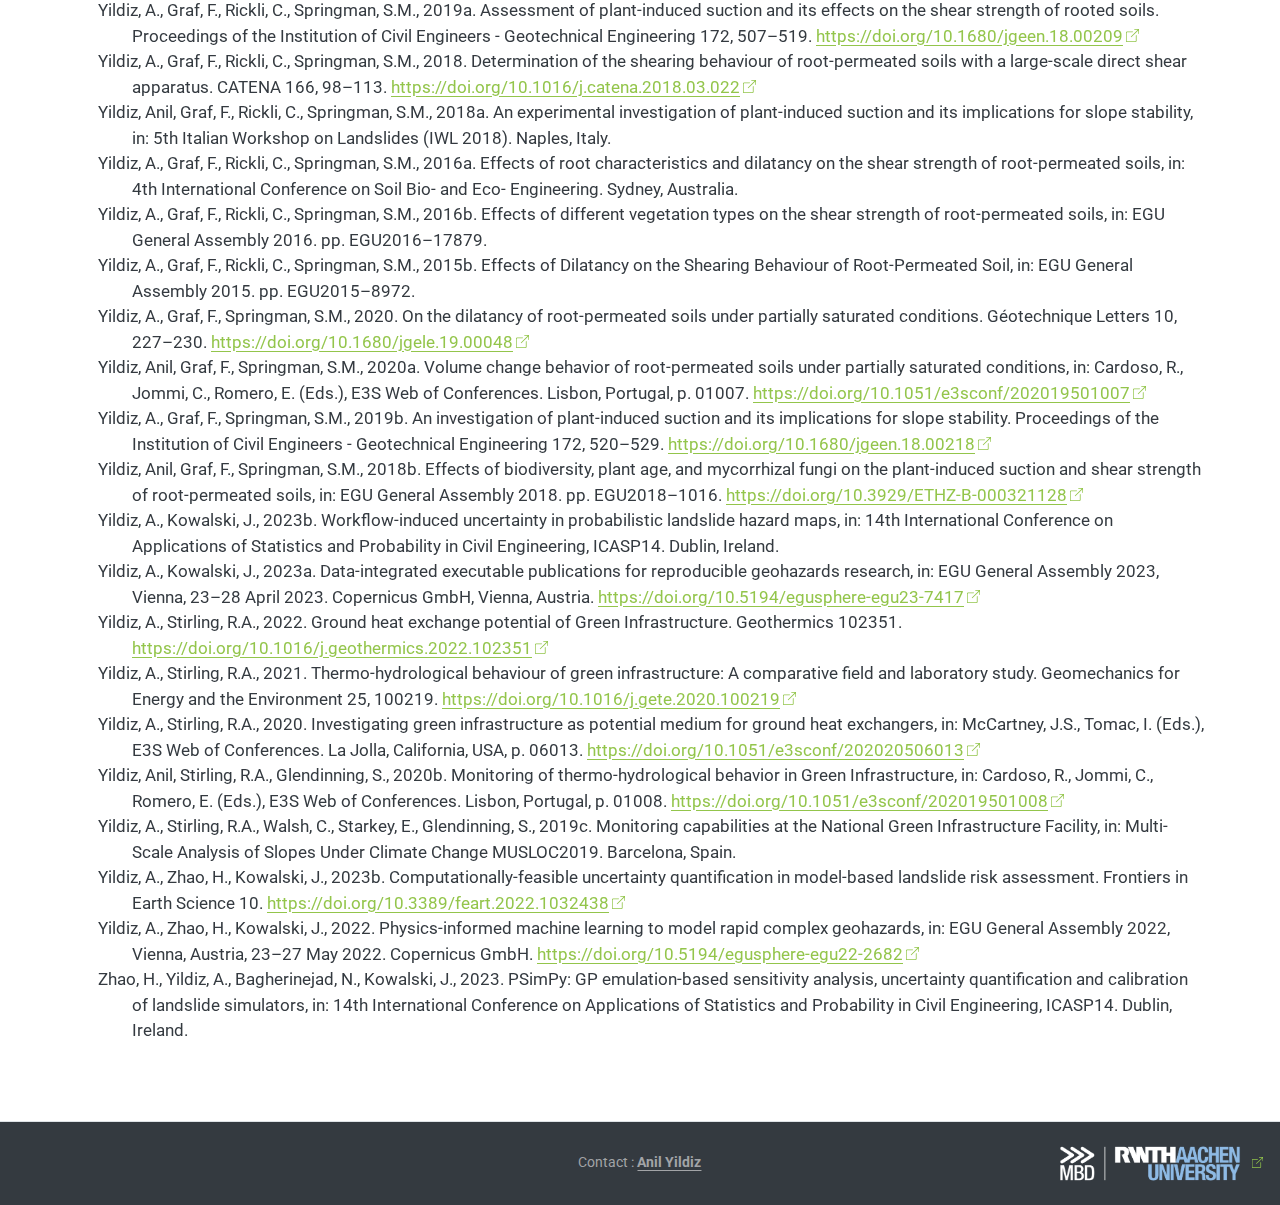
<file: publications.html>
<!DOCTYPE html>
<html xmlns="http://www.w3.org/1999/xhtml" lang="en" xml:lang="en"><head>

<meta charset="utf-8">
<meta name="generator" content="quarto-1.7.31">

<meta name="viewport" content="width=device-width, initial-scale=1.0, user-scalable=yes">


<title>Publications</title>
<style>
code{white-space: pre-wrap;}
span.smallcaps{font-variant: small-caps;}
div.columns{display: flex; gap: min(4vw, 1.5em);}
div.column{flex: auto; overflow-x: auto;}
div.hanging-indent{margin-left: 1.5em; text-indent: -1.5em;}
ul.task-list{list-style: none;}
ul.task-list li input[type="checkbox"] {
  width: 0.8em;
  margin: 0 0.8em 0.2em -1em; /* quarto-specific, see https://github.com/quarto-dev/quarto-cli/issues/4556 */ 
  vertical-align: middle;
}
/* CSS for citations */
div.csl-bib-body { }
div.csl-entry {
  clear: both;
  margin-bottom: 0em;
}
.hanging-indent div.csl-entry {
  margin-left:2em;
  text-indent:-2em;
}
div.csl-left-margin {
  min-width:2em;
  float:left;
}
div.csl-right-inline {
  margin-left:2em;
  padding-left:1em;
}
div.csl-indent {
  margin-left: 2em;
}</style>


<script src="site_libs/quarto-nav/quarto-nav.js"></script>
<script src="site_libs/quarto-nav/headroom.min.js"></script>
<script src="site_libs/clipboard/clipboard.min.js"></script>
<script src="site_libs/quarto-search/autocomplete.umd.js"></script>
<script src="site_libs/quarto-search/fuse.min.js"></script>
<script src="site_libs/quarto-search/quarto-search.js"></script>
<meta name="quarto:offset" content="./">
<link href="./images/logo_mbd.png" rel="icon" type="image/png">
<script src="site_libs/quarto-html/quarto.js" type="module"></script>
<script src="site_libs/quarto-html/tabsets/tabsets.js" type="module"></script>
<script src="site_libs/quarto-html/popper.min.js"></script>
<script src="site_libs/quarto-html/tippy.umd.min.js"></script>
<script src="site_libs/quarto-html/anchor.min.js"></script>
<link href="site_libs/quarto-html/tippy.css" rel="stylesheet">
<link href="site_libs/quarto-html/quarto-syntax-highlighting-e1a5c8363afafaef2c763b6775fbf3ca.css" rel="stylesheet" class="quarto-color-scheme" id="quarto-text-highlighting-styles">
<link href="site_libs/quarto-html/quarto-syntax-highlighting-dark-8ef56b68f8fa1e9d2ba328e99e439f80.css" rel="stylesheet" class="quarto-color-scheme quarto-color-alternate" id="quarto-text-highlighting-styles">
<link href="site_libs/quarto-html/quarto-syntax-highlighting-e1a5c8363afafaef2c763b6775fbf3ca.css" rel="stylesheet" class="quarto-color-scheme-extra" id="quarto-text-highlighting-styles">
<script src="site_libs/bootstrap/bootstrap.min.js"></script>
<link href="site_libs/bootstrap/bootstrap-icons.css" rel="stylesheet">
<link href="site_libs/bootstrap/bootstrap-50fd37278bac023e520741a3244aceb0.min.css" rel="stylesheet" append-hash="true" class="quarto-color-scheme" id="quarto-bootstrap" data-mode="light">
<link href="site_libs/bootstrap/bootstrap-dark-bfdfebe37f84ac8f40aaf559841cd9a3.min.css" rel="stylesheet" append-hash="true" class="quarto-color-scheme quarto-color-alternate" id="quarto-bootstrap" data-mode="dark">
<link href="site_libs/bootstrap/bootstrap-50fd37278bac023e520741a3244aceb0.min.css" rel="stylesheet" append-hash="true" class="quarto-color-scheme-extra" id="quarto-bootstrap" data-mode="light">
<script id="quarto-search-options" type="application/json">{
  "location": "navbar",
  "copy-button": false,
  "collapse-after": 3,
  "panel-placement": "end",
  "type": "overlay",
  "limit": 50,
  "keyboard-shortcut": [
    "f",
    "/",
    "s"
  ],
  "language": {
    "search-no-results-text": "No results",
    "search-matching-documents-text": "matching documents",
    "search-copy-link-title": "Copy link to search",
    "search-hide-matches-text": "Hide additional matches",
    "search-more-match-text": "more match in this document",
    "search-more-matches-text": "more matches in this document",
    "search-clear-button-title": "Clear",
    "search-text-placeholder": "",
    "search-detached-cancel-button-title": "Cancel",
    "search-submit-button-title": "Submit",
    "search-label": "Search"
  }
}</script>


<link rel="stylesheet" href="styles.css">
</head>

<body class="nav-fixed quarto-light"><script id="quarto-html-before-body" type="application/javascript">
    const toggleBodyColorMode = (bsSheetEl) => {
      const mode = bsSheetEl.getAttribute("data-mode");
      const bodyEl = window.document.querySelector("body");
      if (mode === "dark") {
        bodyEl.classList.add("quarto-dark");
        bodyEl.classList.remove("quarto-light");
      } else {
        bodyEl.classList.add("quarto-light");
        bodyEl.classList.remove("quarto-dark");
      }
    }
    const toggleBodyColorPrimary = () => {
      const bsSheetEl = window.document.querySelector("link#quarto-bootstrap:not([rel=disabled-stylesheet])");
      if (bsSheetEl) {
        toggleBodyColorMode(bsSheetEl);
      }
    }
    const setColorSchemeToggle = (alternate) => {
      const toggles = window.document.querySelectorAll('.quarto-color-scheme-toggle');
      for (let i=0; i < toggles.length; i++) {
        const toggle = toggles[i];
        if (toggle) {
          if (alternate) {
            toggle.classList.add("alternate");
          } else {
            toggle.classList.remove("alternate");
          }
        }
      }
    };
    const toggleColorMode = (alternate) => {
      // Switch the stylesheets
      const primaryStylesheets = window.document.querySelectorAll('link.quarto-color-scheme:not(.quarto-color-alternate)');
      const alternateStylesheets = window.document.querySelectorAll('link.quarto-color-scheme.quarto-color-alternate');
      manageTransitions('#quarto-margin-sidebar .nav-link', false);
      if (alternate) {
        // note: dark is layered on light, we don't disable primary!
        enableStylesheet(alternateStylesheets);
        for (const sheetNode of alternateStylesheets) {
          if (sheetNode.id === "quarto-bootstrap") {
            toggleBodyColorMode(sheetNode);
          }
        }
      } else {
        disableStylesheet(alternateStylesheets);
        enableStylesheet(primaryStylesheets)
        toggleBodyColorPrimary();
      }
      manageTransitions('#quarto-margin-sidebar .nav-link', true);
      // Switch the toggles
      setColorSchemeToggle(alternate)
      // Hack to workaround the fact that safari doesn't
      // properly recolor the scrollbar when toggling (#1455)
      if (navigator.userAgent.indexOf('Safari') > 0 && navigator.userAgent.indexOf('Chrome') == -1) {
        manageTransitions("body", false);
        window.scrollTo(0, 1);
        setTimeout(() => {
          window.scrollTo(0, 0);
          manageTransitions("body", true);
        }, 40);
      }
    }
    const disableStylesheet = (stylesheets) => {
      for (let i=0; i < stylesheets.length; i++) {
        const stylesheet = stylesheets[i];
        stylesheet.rel = 'disabled-stylesheet';
      }
    }
    const enableStylesheet = (stylesheets) => {
      for (let i=0; i < stylesheets.length; i++) {
        const stylesheet = stylesheets[i];
        if(stylesheet.rel !== 'stylesheet') { // for Chrome, which will still FOUC without this check
          stylesheet.rel = 'stylesheet';
        }
      }
    }
    const manageTransitions = (selector, allowTransitions) => {
      const els = window.document.querySelectorAll(selector);
      for (let i=0; i < els.length; i++) {
        const el = els[i];
        if (allowTransitions) {
          el.classList.remove('notransition');
        } else {
          el.classList.add('notransition');
        }
      }
    }
    const isFileUrl = () => {
      return window.location.protocol === 'file:';
    }
    const hasAlternateSentinel = () => {
      let styleSentinel = getColorSchemeSentinel();
      if (styleSentinel !== null) {
        return styleSentinel === "alternate";
      } else {
        return false;
      }
    }
    const setStyleSentinel = (alternate) => {
      const value = alternate ? "alternate" : "default";
      if (!isFileUrl()) {
        window.localStorage.setItem("quarto-color-scheme", value);
      } else {
        localAlternateSentinel = value;
      }
    }
    const getColorSchemeSentinel = () => {
      if (!isFileUrl()) {
        const storageValue = window.localStorage.getItem("quarto-color-scheme");
        return storageValue != null ? storageValue : localAlternateSentinel;
      } else {
        return localAlternateSentinel;
      }
    }
    const toggleGiscusIfUsed = (isAlternate, darkModeDefault) => {
      const baseTheme = document.querySelector('#giscus-base-theme')?.value ?? 'light';
      const alternateTheme = document.querySelector('#giscus-alt-theme')?.value ?? 'dark';
      let newTheme = '';
      if(authorPrefersDark) {
        newTheme = isAlternate ? baseTheme : alternateTheme;
      } else {
        newTheme = isAlternate ? alternateTheme : baseTheme;
      }
      const changeGiscusTheme = () => {
        // From: https://github.com/giscus/giscus/issues/336
        const sendMessage = (message) => {
          const iframe = document.querySelector('iframe.giscus-frame');
          if (!iframe) return;
          iframe.contentWindow.postMessage({ giscus: message }, 'https://giscus.app');
        }
        sendMessage({
          setConfig: {
            theme: newTheme
          }
        });
      }
      const isGiscussLoaded = window.document.querySelector('iframe.giscus-frame') !== null;
      if (isGiscussLoaded) {
        changeGiscusTheme();
      }
    };
    const authorPrefersDark = false;
    const darkModeDefault = authorPrefersDark;
      document.querySelector('link#quarto-text-highlighting-styles.quarto-color-scheme-extra').rel = 'disabled-stylesheet';
      document.querySelector('link#quarto-bootstrap.quarto-color-scheme-extra').rel = 'disabled-stylesheet';
    let localAlternateSentinel = darkModeDefault ? 'alternate' : 'default';
    // Dark / light mode switch
    window.quartoToggleColorScheme = () => {
      // Read the current dark / light value
      let toAlternate = !hasAlternateSentinel();
      toggleColorMode(toAlternate);
      setStyleSentinel(toAlternate);
      toggleGiscusIfUsed(toAlternate, darkModeDefault);
      window.dispatchEvent(new Event('resize'));
    };
    // Switch to dark mode if need be
    if (hasAlternateSentinel()) {
      toggleColorMode(true);
    } else {
      toggleColorMode(false);
    }
  </script>

<div id="quarto-search-results"></div>
  <header id="quarto-header" class="headroom fixed-top">
    <nav class="navbar navbar-expand-lg " data-bs-theme="dark">
      <div class="navbar-container container-fluid">
      <div class="navbar-brand-container mx-auto">
    <a href="./index.html" class="navbar-brand navbar-brand-logo">
    <img src="./images/logo_mbd.png" alt="" class="navbar-logo">
    </a>
  </div>
            <div id="quarto-search" class="" title="Search"></div>
          <button class="navbar-toggler" type="button" data-bs-toggle="collapse" data-bs-target="#navbarCollapse" aria-controls="navbarCollapse" role="menu" aria-expanded="false" aria-label="Toggle navigation" onclick="if (window.quartoToggleHeadroom) { window.quartoToggleHeadroom(); }">
  <span class="navbar-toggler-icon"></span>
</button>
          <div class="collapse navbar-collapse" id="navbarCollapse">
            <ul class="navbar-nav navbar-nav-scroll me-auto">
  <li class="nav-item">
    <a class="nav-link" href="./index.html"> 
<span class="menu-text">Home</span></a>
  </li>  
  <li class="nav-item">
    <a class="nav-link active" href="./publications.html" aria-current="page"> 
<span class="menu-text">Publications</span></a>
  </li>  
  <li class="nav-item">
    <a class="nav-link" href="./cv.html"> 
<span class="menu-text">CV</span></a>
  </li>  
  <li class="nav-item">
    <a class="nav-link" href="./contact.html"> 
<span class="menu-text">Contact</span></a>
  </li>  
</ul>
            <ul class="navbar-nav navbar-nav-scroll ms-auto">
  <li class="nav-item compact">
    <a class="nav-link" href="https://www.anilyildiz.info"> <i class="bi bi-globe" role="img">
</i> 
<span class="menu-text"></span></a>
  </li>  
  <li class="nav-item compact">
    <a class="nav-link" href="https://github.com/yildizanil"> <i class="bi bi-github" role="img">
</i> 
<span class="menu-text"></span></a>
  </li>  
  <li class="nav-item compact">
    <a class="nav-link" href="https://git.rwth-aachen.de/anilyildiz"> <i class="bi bi-gitlab" role="img">
</i> 
<span class="menu-text"></span></a>
  </li>  
  <li class="nav-item compact">
    <a class="nav-link" href="https://www.linkedin.com/in/anilyildiz-"> <i class="bi bi-linkedin" role="img">
</i> 
<span class="menu-text"></span></a>
  </li>  
</ul>
          </div> <!-- /navcollapse -->
            <div class="quarto-navbar-tools">
  <a href="" class="quarto-color-scheme-toggle quarto-navigation-tool  px-1" onclick="window.quartoToggleColorScheme(); return false;" title="Toggle dark mode"><i class="bi"></i></a>
</div>
      </div> <!-- /container-fluid -->
    </nav>
</header>
<!-- content -->
<div id="quarto-content" class="quarto-container page-columns page-rows-contents page-layout-full page-navbar">
<!-- sidebar -->
<!-- margin-sidebar -->
    <div id="quarto-margin-sidebar" class="sidebar margin-sidebar zindex-bottom">
        
    </div>
<!-- main -->
<main class="content column-page" id="quarto-document-content">


<header id="title-block-header" class="quarto-title-block default">
<div class="quarto-title">
<h1 class="title">Publications</h1>
</div>



<div class="quarto-title-meta column-page">

    
  
    
  </div>
  


</header>


<div id="refs" class="references csl-bib-body hanging-indent" data-entry-spacing="0" role="list">
<div id="ref-Correa2024" class="csl-entry" role="listitem">
Correa, A., Yildiz, A., Kowalski, J., 2024. Reproducible workflows and compute environments for reusable datasets, simulations and research software, in: EGU General Assembly 2024, Vienna, 14–19 April 2024. Copernicus <span>GmbH</span>, <span>Vienna, Austria</span>. <a href="https://doi.org/10.5194/egusphere-egu24-18724">https://doi.org/10.5194/egusphere-egu24-18724</a>
</div>
<div id="ref-Edrich2024" class="csl-entry" role="listitem">
Edrich, A.-K., Yildiz, A., Roscher, R., Kowalski, J., 2024. A modular framework for FAIR shallow landslide susceptibility mapping based on machine learning. Natural Hazards. <a href="https://doi.org/10.1007/s11069-024-06563-8">https://doi.org/10.1007/s11069-024-06563-8</a>
</div>
<div id="ref-Edrich.2023b" class="csl-entry" role="listitem">
Edrich, A.-K., Yildiz, A., Roscher, R., Kowalski, J., 2023. FAIR shallow landslide hazard mapping, in: XVIII General Assembly of the International Union of Geodesy and Geophysics (IUGG) (Berlin 2023). Potsdam : GFZ German Research Centre for Geosciences. <a href="https://doi.org/10.57757/IUGG23-3255">https://doi.org/10.57757/IUGG23-3255</a>
</div>
<div id="ref-Edrich.2022" class="csl-entry" role="listitem">
Edrich, A.-K., Yildiz, A., Roscher, R., Kowalski, J., 2022. A modular and scalable workflow for data-driven modelling of shallow landslide susceptibility, in: EGU General Assembly 2022, Vienna, Austria, 23–27 May 2022. Copernicus <span>GmbH</span>, pp. EGU22–4900. <a href="https://doi.org/10.5194/egusphere-egu22-4900">https://doi.org/10.5194/egusphere-egu22-4900</a>
</div>
<div id="ref-Edrich.2021" class="csl-entry" role="listitem">
Edrich, A.-K., Yildiz, A., Roscher, R., Kowalski, J., 2021. Machine learning based prediction of shallow landslides, in: <span>AGU Fall Meeting</span> 2021, Online, 13–17 Dec 2021. pp. NH34A–07.
</div>
<div id="ref-Graf.2019" class="csl-entry" role="listitem">
Graf, F., Bast, A., Gärtner, H., Yildiz, A., 2019. Effects of <span>Mycorrhizal Fungi</span> on <span>Slope Stabilisation Functions</span> of <span>Plants</span>, in: Wu, W. (Ed.), Recent <span>Advances</span> in <span>Geotechnical Research</span>, Springer <span>Series</span> in <span>Geomechanics</span> and <span>Geoengineering</span>. <span>Springer International Publishing</span>, <span>Cham</span>, pp. 57–77.
</div>
<div id="ref-Graf.2017" class="csl-entry" role="listitem">
Graf, F., Bebi, P., Braschler, U., Cesare, G.D., Frei, M., Greminger, P., Grunder, K., Hählen, N., Rickli, C., Rixen, C., Sandri, A., Springman, S.M., Thormann, J.-J., von Albertini, N., Yildiz, A., 2017. Pflanzenwirkungen zum <span>Schutz</span> vor flachgründigen <span>Rutschungen</span> (No. 56). <span>Eidg. Forschungsanstalt für Wald, Schnee und Landschaft WSL</span>, <span>Birmensdorf</span>.
</div>
<div id="ref-Green.2021" class="csl-entry" role="listitem">
Green, D., Stirling, R., Walsh, C., Starkey, E., Walker, A., Yildiz, A., Thaman, N., Dawson, R., 2021. National <span>Green Infrastructure Facility</span> &amp;#8211; a specialised &amp;#8216;living laboratory&amp;#8217; to assess the value of urban green infrastructure, in: EGU General Assembly 2021, Online, 19–30 Apr 2021. pp. EGU2021–12457. <a href="https://doi.org/10.5194/egusphere-egu21-12457">https://doi.org/10.5194/egusphere-egu21-12457</a>
</div>
<div id="ref-Kowalski2023b" class="csl-entry" role="listitem">
Kowalski, J., Zhao, H., Yildiz, A., 2023. Keynote lecture: Towards reliability-management for debris flow risk assessment. E3S Web of Conferences 415, 05013. <a href="https://doi.org/10.1051/e3sconf/202341505013">https://doi.org/10.1051/e3sconf/202341505013</a>
</div>
<div id="ref-Loveridge.2022" class="csl-entry" role="listitem">
Loveridge, F., Schellart, A., Rees, S., Stirling, R., Taborda, D., Tait, S., Alibardi, L., Biscontin, G., Shepley, P., Shafagh, I., Shepherd, W., Yildiz, A., Jefferson, B., 2022. The potential for heat recovery and thermal energy storage in the <span>UK</span> using buried infrastructure. Proceedings of the Institution of Civil Engineers - Smart Infrastructure and Construction 1–14. <a href="https://doi.org/10.1680/jsmic.21.00018">https://doi.org/10.1680/jsmic.21.00018</a>
</div>
<div id="ref-Loveridge.2020" class="csl-entry" role="listitem">
Loveridge, F., Shepley, P., Stirling, R., Yildiz, A., 2020. Harvesting <span>Energy</span> from <span>Buried Infrastructure</span>: Current <span>UKCRIC</span> research, in: EGU General Assembly 2020, Online, 4–8 May 2020. pp. EGU2020–19412. <a href="https://doi.org/10.5194/egusphere-egu2020-19412">https://doi.org/10.5194/egusphere-egu2020-19412</a>
</div>
<div id="ref-Simson.2025" class="csl-entry" role="listitem">
Simson, A., Yildiz, A., Kowalski, J., 2025. Reusability-targeted enrichment of sea ice core data. Scientific Data 12. <a href="https://doi.org/10.1038/s41597-025-04665-x">https://doi.org/10.1038/s41597-025-04665-x</a>
</div>
<div id="ref-Simson.2023a" class="csl-entry" role="listitem">
Simson, A., Yildiz, A., Kowalski, J., 2023a. Data compilations for enriched reuse of sea ice data sets, in: EGU General Assembly 2023, Vienna, 23–28 April 2023. Copernicus <span>GmbH</span>. <a href="https://doi.org/10.5194/egusphere-egu23-6726">https://doi.org/10.5194/egusphere-egu23-6726</a>
</div>
<div id="ref-Simson2023b" class="csl-entry" role="listitem">
Simson, A., Yildiz, A., Kowalski, J., 2023b. FAIR data for enriched reuse of data compilations. GFZ German Research Centre for Geosciences. <a href="https://doi.org/10.57757/IUGG23-4611">https://doi.org/10.57757/IUGG23-4611</a>
</div>
<div id="ref-simson_2024_compiling_fair_sea_ice_core_data_a_reuse" class="csl-entry" role="listitem">
Simson, A., Yildiz, A., Mieruch, S., Kowalski, J., 2024. Compiling FAIR sea ice core data: A reuser perspective, in: Simoncelli, S., Vernet, M., Coatanoan, C. (Eds.), International Conference on Marine Data and Information Systems - Proceedings Volume. International Conference in Marine Data; Information Systems 2024 - Bergen (Norway), 27-29 May 2024; Istituto nazionale di geofisica e vulcanologia, pp. 121–123. <a href="https://doi.org/10.13127/MISC/80">https://doi.org/10.13127/MISC/80</a>
</div>
<div id="ref-Stirling.2021" class="csl-entry" role="listitem">
Stirling, R.A., Toll, D.G., Glendinning, S., Helm, P.R., Yildiz, A., Hughes, P.N., Asquith, J.D., 2021. Weather-driven deterioration processes affecting the performance of embankment slopes. Géotechnique 71, 957–969. <a href="https://doi.org/10.1680/jgeot.19.SiP.038">https://doi.org/10.1680/jgeot.19.SiP.038</a>
</div>
<div id="ref-Stokes.2023" class="csl-entry" role="listitem">
Stokes, A., Yildiz, A., 2023. The reinforcement of soil by plant roots, in: Reference Module in Earth Systems and Environmental Sciences. <span>Elsevier</span>. <a href="https://doi.org/10.1016/B978-0-12-822974-3.00226-3">https://doi.org/10.1016/B978-0-12-822974-3.00226-3</a>
</div>
<div id="ref-Winkels.2022" class="csl-entry" role="listitem">
Winkels, B., Hofmann, J., Yildiz, A., Edrich, A.-K., Schüttrumpf, H., Kowalski, J., 2022. Quantifying rainfall forecast uncertainty and error propagation in flash flood and landslide prediction models, in: EGU General Assembly 2022, Vienna, Austria, 23–27 May 2022. Copernicus <span>GmbH</span>, pp. EGU22–6170. <a href="https://doi.org/10.5194/egusphere-egu22-6170">https://doi.org/10.5194/egusphere-egu22-6170</a>
</div>
<div id="ref-Yildiz.2020" class="csl-entry" role="listitem">
Yildiz, A., 2020. Estimating the full range of thermal conductivity dryout curve. Géotechnique Letters 10, 419–423. <a href="https://doi.org/10.1680/jgele.20.00055">https://doi.org/10.1680/jgele.20.00055</a>
</div>
<div id="ref-Yildiz.2018a" class="csl-entry" role="listitem">
Yildiz, A., 2018. Quantification of <span>Biological Effects</span> on <span>Soil Stability</span> (PhD thesis). ETH Zurich, <span>Zurich</span>. <a href="https://doi.org/10.3929/ethz-b-000294001">https://doi.org/10.3929/ethz-b-000294001</a>
</div>
<div id="ref-Yildiz2023a" class="csl-entry" role="listitem">
Yildiz, A., Abraham, M.T., Kumar, V.M., Book, N., Kowalski, J., 2023a. A datahub for comparative reliability assesment of model-based landslide prediction, in: 6th World Landslide Forum. OIC S.r.l., <span>Florence, Italy</span>.
</div>
<div id="ref-Yildiz.2015" class="csl-entry" role="listitem">
Yildiz, A., Askarinejad, A., Graf, F., Rickli, C., Springman, S.M., 2015a. Effects of roots and mycorrhizal fungi on the stability of slopes, in: Winter, M.G., Smith, D.M., Eldred, P.J.L., Toll, D.G. (Eds.), Geotechnical <span>Engineering</span> for <span>Infrastructure</span> and <span>Development</span>. <span>ICE Publishing</span>, <span>Edinburgh</span>, pp. 1693–1698.
</div>
<div id="ref-Yildiz.2021" class="csl-entry" role="listitem">
Yildiz, A., Baselt, I., Edrich, A.-K., Fischer, J.-T., Mergili, M., Zhao, H., Kowalski, J., 2021. Emulation techniques for rapid flow-like geohazards: A case study-based performance analysis, in: EGU General Assembly 2021, Online, 19–30 Apr 2021. pp. EGU2021–2453. <a href="https://doi.org/10.5194/egusphere-egu21-2453">https://doi.org/10.5194/egusphere-egu21-2453</a>
</div>
<div id="ref-Yildiz.2017" class="csl-entry" role="listitem">
Yildiz, A., Graf, F., 2017. Linking plants, fungi and soil mechanics, in: <span>EGU General Assembly</span> 2017. pp. EGU2017–14475.
</div>
<div id="ref-Yildiz.2019" class="csl-entry" role="listitem">
Yildiz, A., Graf, F., Rickli, C., Springman, S.M., 2019a. Assessment of plant-induced suction and its effects on the shear strength of rooted soils. Proceedings of the Institution of Civil Engineers - Geotechnical Engineering 172, 507–519. <a href="https://doi.org/10.1680/jgeen.18.00209">https://doi.org/10.1680/jgeen.18.00209</a>
</div>
<div id="ref-Yildiz.2018" class="csl-entry" role="listitem">
Yildiz, A., Graf, F., Rickli, C., Springman, S.M., 2018. Determination of the shearing behaviour of root-permeated soils with a large-scale direct shear apparatus. CATENA 166, 98–113. <a href="https://doi.org/10.1016/j.catena.2018.03.022">https://doi.org/10.1016/j.catena.2018.03.022</a>
</div>
<div id="ref-Yildiz.2018b" class="csl-entry" role="listitem">
Yildiz, Anil, Graf, F., Rickli, C., Springman, S.M., 2018a. An experimental investigation of plant-induced suction and its implications for slope stability, in: 5th <span>Italian Workshop</span> on <span>Landslides</span> (<span>IWL</span> 2018). <span>Naples, Italy</span>.
</div>
<div id="ref-Yildiz.2016" class="csl-entry" role="listitem">
Yildiz, A., Graf, F., Rickli, C., Springman, S.M., 2016a. Effects of root characteristics and dilatancy on the shear strength of root-permeated soils, in: 4th <span>International Conference</span> on <span>Soil Bio-</span> and <span>Eco- Engineering</span>. <span>Sydney, Australia</span>.
</div>
<div id="ref-Yildiz.2016a" class="csl-entry" role="listitem">
Yildiz, A., Graf, F., Rickli, C., Springman, S.M., 2016b. Effects of different vegetation types on the shear strength of root-permeated soils, in: <span>EGU General Assembly</span> 2016. pp. EGU2016–17879.
</div>
<div id="ref-Yildiz.2015a" class="csl-entry" role="listitem">
Yildiz, A., Graf, F., Rickli, C., Springman, S.M., 2015b. Effects of <span>Dilatancy</span> on the <span>Shearing Behaviour</span> of <span>Root-Permeated Soil</span>, in: <span>EGU General Assembly</span> 2015. pp. EGU2015–8972.
</div>
<div id="ref-Yildiz.2020a" class="csl-entry" role="listitem">
Yildiz, A., Graf, F., Springman, S.M., 2020. On the dilatancy of root-permeated soils under partially saturated conditions. Géotechnique Letters 10, 227–230. <a href="https://doi.org/10.1680/jgele.19.00048">https://doi.org/10.1680/jgele.19.00048</a>
</div>
<div id="ref-Yildiz.2020d" class="csl-entry" role="listitem">
Yildiz, Anil, Graf, F., Springman, S.M., 2020a. Volume change behavior of root-permeated soils under partially saturated conditions, in: Cardoso, R., Jommi, C., Romero, E. (Eds.), <span>E3S Web</span> of <span>Conferences</span>. <span>Lisbon, Portugal</span>, p. 01007. <a href="https://doi.org/10.1051/e3sconf/202019501007">https://doi.org/10.1051/e3sconf/202019501007</a>
</div>
<div id="ref-Yildiz.2019a" class="csl-entry" role="listitem">
Yildiz, A., Graf, F., Springman, S.M., 2019b. An investigation of plant-induced suction and its implications for slope stability. Proceedings of the Institution of Civil Engineers - Geotechnical Engineering 172, 520–529. <a href="https://doi.org/10.1680/jgeen.18.00218">https://doi.org/10.1680/jgeen.18.00218</a>
</div>
<div id="ref-Yildiz.2018c" class="csl-entry" role="listitem">
Yildiz, Anil, Graf, F., Springman, S.M., 2018b. Effects of biodiversity, plant age, and mycorrhizal fungi on the plant-induced suction and shear strength of root-permeated soils, in: <span>EGU General Assembly</span> 2018. pp. EGU2018–1016. <a href="https://doi.org/10.3929/ETHZ-B-000321128">https://doi.org/10.3929/ETHZ-B-000321128</a>
</div>
<div id="ref-yildiz_kowalski_2023" class="csl-entry" role="listitem">
Yildiz, A., Kowalski, J., 2023b. Workflow-induced uncertainty in probabilistic landslide hazard maps, in: 14th International Conference on Applications of Statistics and Probability in Civil Engineering, ICASP14. <span>Dublin, Ireland</span>.
</div>
<div id="ref-Yildiz2023b" class="csl-entry" role="listitem">
Yildiz, A., Kowalski, J., 2023a. Data-integrated executable publications for reproducible geohazards research, in: EGU General Assembly 2023, Vienna, 23–28 April 2023. Copernicus <span>GmbH</span>, <span>Vienna, Austria</span>. <a href="https://doi.org/10.5194/egusphere-egu23-7417">https://doi.org/10.5194/egusphere-egu23-7417</a>
</div>
<div id="ref-Yildiz.2022" class="csl-entry" role="listitem">
Yildiz, A., Stirling, R.A., 2022. Ground heat exchange potential of <span>Green Infrastructure</span>. Geothermics 102351. <a href="https://doi.org/10.1016/j.geothermics.2022.102351">https://doi.org/10.1016/j.geothermics.2022.102351</a>
</div>
<div id="ref-Yildiz.2021a" class="csl-entry" role="listitem">
Yildiz, A., Stirling, R.A., 2021. Thermo-hydrological behaviour of green infrastructure: <span>A</span> comparative field and laboratory study. Geomechanics for Energy and the Environment 25, 100219. <a href="https://doi.org/10.1016/j.gete.2020.100219">https://doi.org/10.1016/j.gete.2020.100219</a>
</div>
<div id="ref-Yildiz.2020b" class="csl-entry" role="listitem">
Yildiz, A., Stirling, R.A., 2020. Investigating green infrastructure as potential medium for ground heat exchangers, in: McCartney, J.S., Tomac, I. (Eds.), <span>E3S Web</span> of <span>Conferences</span>. <span>La Jolla, California, USA</span>, p. 06013. <a href="https://doi.org/10.1051/e3sconf/202020506013">https://doi.org/10.1051/e3sconf/202020506013</a>
</div>
<div id="ref-Yildiz.2020c" class="csl-entry" role="listitem">
Yildiz, Anil, Stirling, R.A., Glendinning, S., 2020b. Monitoring of thermo-hydrological behavior in <span>Green Infrastructure</span>, in: Cardoso, R., Jommi, C., Romero, E. (Eds.), <span>E3S Web</span> of <span>Conferences</span>. <span>Lisbon, Portugal</span>, p. 01008. <a href="https://doi.org/10.1051/e3sconf/202019501008">https://doi.org/10.1051/e3sconf/202019501008</a>
</div>
<div id="ref-Yildiz.2019b" class="csl-entry" role="listitem">
Yildiz, A., Stirling, R.A., Walsh, C., Starkey, E., Glendinning, S., 2019c. Monitoring capabilities at the <span>National Green Infrastructure Facility</span>, in: Multi-Scale <span>Analysis</span> of <span>Slopes</span> Under <span>Climate Change MUSLOC2019</span>. <span>Barcelona, Spain</span>.
</div>
<div id="ref-Yildiz2023" class="csl-entry" role="listitem">
Yildiz, A., Zhao, H., Kowalski, J., 2023b. Computationally-feasible uncertainty quantification in model-based landslide risk assessment. Frontiers in Earth Science 10. <a href="https://doi.org/10.3389/feart.2022.1032438">https://doi.org/10.3389/feart.2022.1032438</a>
</div>
<div id="ref-Yildiz.2022a" class="csl-entry" role="listitem">
Yildiz, A., Zhao, H., Kowalski, J., 2022. Physics-informed machine learning to model rapid complex geohazards, in: EGU General Assembly 2022, Vienna, Austria, 23–27 May 2022. Copernicus <span>GmbH</span>. <a href="https://doi.org/10.5194/egusphere-egu22-2682">https://doi.org/10.5194/egusphere-egu22-2682</a>
</div>
<div id="ref-zhao_et_al_2023" class="csl-entry" role="listitem">
Zhao, H., Yildiz, A., Bagherinejad, N., Kowalski, J., 2023. PSimPy: GP emulation-based sensitivity analysis, uncertainty quantification and calibration of landslide simulators, in: 14th International Conference on Applications of Statistics and Probability in Civil Engineering, ICASP14. <span>Dublin, Ireland</span>.
</div>
</div>



</main> <!-- /main -->
<script id="quarto-html-after-body" type="application/javascript">
  window.document.addEventListener("DOMContentLoaded", function (event) {
    // Ensure there is a toggle, if there isn't float one in the top right
    if (window.document.querySelector('.quarto-color-scheme-toggle') === null) {
      const a = window.document.createElement('a');
      a.classList.add('top-right');
      a.classList.add('quarto-color-scheme-toggle');
      a.href = "";
      a.onclick = function() { try { window.quartoToggleColorScheme(); } catch {} return false; };
      const i = window.document.createElement("i");
      i.classList.add('bi');
      a.appendChild(i);
      window.document.body.appendChild(a);
    }
    setColorSchemeToggle(hasAlternateSentinel())
    const icon = "";
    const anchorJS = new window.AnchorJS();
    anchorJS.options = {
      placement: 'right',
      icon: icon
    };
    anchorJS.add('.anchored');
    const isCodeAnnotation = (el) => {
      for (const clz of el.classList) {
        if (clz.startsWith('code-annotation-')) {                     
          return true;
        }
      }
      return false;
    }
    const onCopySuccess = function(e) {
      // button target
      const button = e.trigger;
      // don't keep focus
      button.blur();
      // flash "checked"
      button.classList.add('code-copy-button-checked');
      var currentTitle = button.getAttribute("title");
      button.setAttribute("title", "Copied!");
      let tooltip;
      if (window.bootstrap) {
        button.setAttribute("data-bs-toggle", "tooltip");
        button.setAttribute("data-bs-placement", "left");
        button.setAttribute("data-bs-title", "Copied!");
        tooltip = new bootstrap.Tooltip(button, 
          { trigger: "manual", 
            customClass: "code-copy-button-tooltip",
            offset: [0, -8]});
        tooltip.show();    
      }
      setTimeout(function() {
        if (tooltip) {
          tooltip.hide();
          button.removeAttribute("data-bs-title");
          button.removeAttribute("data-bs-toggle");
          button.removeAttribute("data-bs-placement");
        }
        button.setAttribute("title", currentTitle);
        button.classList.remove('code-copy-button-checked');
      }, 1000);
      // clear code selection
      e.clearSelection();
    }
    const getTextToCopy = function(trigger) {
        const codeEl = trigger.previousElementSibling.cloneNode(true);
        for (const childEl of codeEl.children) {
          if (isCodeAnnotation(childEl)) {
            childEl.remove();
          }
        }
        return codeEl.innerText;
    }
    const clipboard = new window.ClipboardJS('.code-copy-button:not([data-in-quarto-modal])', {
      text: getTextToCopy
    });
    clipboard.on('success', onCopySuccess);
    if (window.document.getElementById('quarto-embedded-source-code-modal')) {
      const clipboardModal = new window.ClipboardJS('.code-copy-button[data-in-quarto-modal]', {
        text: getTextToCopy,
        container: window.document.getElementById('quarto-embedded-source-code-modal')
      });
      clipboardModal.on('success', onCopySuccess);
    }
      var localhostRegex = new RegExp(/^(?:http|https):\/\/localhost\:?[0-9]*\//);
      var mailtoRegex = new RegExp(/^mailto:/);
        var filterRegex = new RegExp('/' + window.location.host + '/');
      var isInternal = (href) => {
          return filterRegex.test(href) || localhostRegex.test(href) || mailtoRegex.test(href);
      }
      // Inspect non-navigation links and adorn them if external
     var links = window.document.querySelectorAll('a[href]:not(.nav-link):not(.navbar-brand):not(.toc-action):not(.sidebar-link):not(.sidebar-item-toggle):not(.pagination-link):not(.no-external):not([aria-hidden]):not(.dropdown-item):not(.quarto-navigation-tool):not(.about-link)');
      for (var i=0; i<links.length; i++) {
        const link = links[i];
        if (!isInternal(link.href)) {
          // undo the damage that might have been done by quarto-nav.js in the case of
          // links that we want to consider external
          if (link.dataset.originalHref !== undefined) {
            link.href = link.dataset.originalHref;
          }
            // target, if specified
            link.setAttribute("target", "_blank");
            if (link.getAttribute("rel") === null) {
              link.setAttribute("rel", "noopener");
            }
            // default icon
            link.classList.add("external");
        }
      }
    function tippyHover(el, contentFn, onTriggerFn, onUntriggerFn) {
      const config = {
        allowHTML: true,
        maxWidth: 500,
        delay: 100,
        arrow: false,
        appendTo: function(el) {
            return el.parentElement;
        },
        interactive: true,
        interactiveBorder: 10,
        theme: 'quarto',
        placement: 'bottom-start',
      };
      if (contentFn) {
        config.content = contentFn;
      }
      if (onTriggerFn) {
        config.onTrigger = onTriggerFn;
      }
      if (onUntriggerFn) {
        config.onUntrigger = onUntriggerFn;
      }
      window.tippy(el, config); 
    }
    const noterefs = window.document.querySelectorAll('a[role="doc-noteref"]');
    for (var i=0; i<noterefs.length; i++) {
      const ref = noterefs[i];
      tippyHover(ref, function() {
        // use id or data attribute instead here
        let href = ref.getAttribute('data-footnote-href') || ref.getAttribute('href');
        try { href = new URL(href).hash; } catch {}
        const id = href.replace(/^#\/?/, "");
        const note = window.document.getElementById(id);
        if (note) {
          return note.innerHTML;
        } else {
          return "";
        }
      });
    }
    const xrefs = window.document.querySelectorAll('a.quarto-xref');
    const processXRef = (id, note) => {
      // Strip column container classes
      const stripColumnClz = (el) => {
        el.classList.remove("page-full", "page-columns");
        if (el.children) {
          for (const child of el.children) {
            stripColumnClz(child);
          }
        }
      }
      stripColumnClz(note)
      if (id === null || id.startsWith('sec-')) {
        // Special case sections, only their first couple elements
        const container = document.createElement("div");
        if (note.children && note.children.length > 2) {
          container.appendChild(note.children[0].cloneNode(true));
          for (let i = 1; i < note.children.length; i++) {
            const child = note.children[i];
            if (child.tagName === "P" && child.innerText === "") {
              continue;
            } else {
              container.appendChild(child.cloneNode(true));
              break;
            }
          }
          if (window.Quarto?.typesetMath) {
            window.Quarto.typesetMath(container);
          }
          return container.innerHTML
        } else {
          if (window.Quarto?.typesetMath) {
            window.Quarto.typesetMath(note);
          }
          return note.innerHTML;
        }
      } else {
        // Remove any anchor links if they are present
        const anchorLink = note.querySelector('a.anchorjs-link');
        if (anchorLink) {
          anchorLink.remove();
        }
        if (window.Quarto?.typesetMath) {
          window.Quarto.typesetMath(note);
        }
        if (note.classList.contains("callout")) {
          return note.outerHTML;
        } else {
          return note.innerHTML;
        }
      }
    }
    for (var i=0; i<xrefs.length; i++) {
      const xref = xrefs[i];
      tippyHover(xref, undefined, function(instance) {
        instance.disable();
        let url = xref.getAttribute('href');
        let hash = undefined; 
        if (url.startsWith('#')) {
          hash = url;
        } else {
          try { hash = new URL(url).hash; } catch {}
        }
        if (hash) {
          const id = hash.replace(/^#\/?/, "");
          const note = window.document.getElementById(id);
          if (note !== null) {
            try {
              const html = processXRef(id, note.cloneNode(true));
              instance.setContent(html);
            } finally {
              instance.enable();
              instance.show();
            }
          } else {
            // See if we can fetch this
            fetch(url.split('#')[0])
            .then(res => res.text())
            .then(html => {
              const parser = new DOMParser();
              const htmlDoc = parser.parseFromString(html, "text/html");
              const note = htmlDoc.getElementById(id);
              if (note !== null) {
                const html = processXRef(id, note);
                instance.setContent(html);
              } 
            }).finally(() => {
              instance.enable();
              instance.show();
            });
          }
        } else {
          // See if we can fetch a full url (with no hash to target)
          // This is a special case and we should probably do some content thinning / targeting
          fetch(url)
          .then(res => res.text())
          .then(html => {
            const parser = new DOMParser();
            const htmlDoc = parser.parseFromString(html, "text/html");
            const note = htmlDoc.querySelector('main.content');
            if (note !== null) {
              // This should only happen for chapter cross references
              // (since there is no id in the URL)
              // remove the first header
              if (note.children.length > 0 && note.children[0].tagName === "HEADER") {
                note.children[0].remove();
              }
              const html = processXRef(null, note);
              instance.setContent(html);
            } 
          }).finally(() => {
            instance.enable();
            instance.show();
          });
        }
      }, function(instance) {
      });
    }
        let selectedAnnoteEl;
        const selectorForAnnotation = ( cell, annotation) => {
          let cellAttr = 'data-code-cell="' + cell + '"';
          let lineAttr = 'data-code-annotation="' +  annotation + '"';
          const selector = 'span[' + cellAttr + '][' + lineAttr + ']';
          return selector;
        }
        const selectCodeLines = (annoteEl) => {
          const doc = window.document;
          const targetCell = annoteEl.getAttribute("data-target-cell");
          const targetAnnotation = annoteEl.getAttribute("data-target-annotation");
          const annoteSpan = window.document.querySelector(selectorForAnnotation(targetCell, targetAnnotation));
          const lines = annoteSpan.getAttribute("data-code-lines").split(",");
          const lineIds = lines.map((line) => {
            return targetCell + "-" + line;
          })
          let top = null;
          let height = null;
          let parent = null;
          if (lineIds.length > 0) {
              //compute the position of the single el (top and bottom and make a div)
              const el = window.document.getElementById(lineIds[0]);
              top = el.offsetTop;
              height = el.offsetHeight;
              parent = el.parentElement.parentElement;
            if (lineIds.length > 1) {
              const lastEl = window.document.getElementById(lineIds[lineIds.length - 1]);
              const bottom = lastEl.offsetTop + lastEl.offsetHeight;
              height = bottom - top;
            }
            if (top !== null && height !== null && parent !== null) {
              // cook up a div (if necessary) and position it 
              let div = window.document.getElementById("code-annotation-line-highlight");
              if (div === null) {
                div = window.document.createElement("div");
                div.setAttribute("id", "code-annotation-line-highlight");
                div.style.position = 'absolute';
                parent.appendChild(div);
              }
              div.style.top = top - 2 + "px";
              div.style.height = height + 4 + "px";
              div.style.left = 0;
              let gutterDiv = window.document.getElementById("code-annotation-line-highlight-gutter");
              if (gutterDiv === null) {
                gutterDiv = window.document.createElement("div");
                gutterDiv.setAttribute("id", "code-annotation-line-highlight-gutter");
                gutterDiv.style.position = 'absolute';
                const codeCell = window.document.getElementById(targetCell);
                const gutter = codeCell.querySelector('.code-annotation-gutter');
                gutter.appendChild(gutterDiv);
              }
              gutterDiv.style.top = top - 2 + "px";
              gutterDiv.style.height = height + 4 + "px";
            }
            selectedAnnoteEl = annoteEl;
          }
        };
        const unselectCodeLines = () => {
          const elementsIds = ["code-annotation-line-highlight", "code-annotation-line-highlight-gutter"];
          elementsIds.forEach((elId) => {
            const div = window.document.getElementById(elId);
            if (div) {
              div.remove();
            }
          });
          selectedAnnoteEl = undefined;
        };
          // Handle positioning of the toggle
      window.addEventListener(
        "resize",
        throttle(() => {
          elRect = undefined;
          if (selectedAnnoteEl) {
            selectCodeLines(selectedAnnoteEl);
          }
        }, 10)
      );
      function throttle(fn, ms) {
      let throttle = false;
      let timer;
        return (...args) => {
          if(!throttle) { // first call gets through
              fn.apply(this, args);
              throttle = true;
          } else { // all the others get throttled
              if(timer) clearTimeout(timer); // cancel #2
              timer = setTimeout(() => {
                fn.apply(this, args);
                timer = throttle = false;
              }, ms);
          }
        };
      }
        // Attach click handler to the DT
        const annoteDls = window.document.querySelectorAll('dt[data-target-cell]');
        for (const annoteDlNode of annoteDls) {
          annoteDlNode.addEventListener('click', (event) => {
            const clickedEl = event.target;
            if (clickedEl !== selectedAnnoteEl) {
              unselectCodeLines();
              const activeEl = window.document.querySelector('dt[data-target-cell].code-annotation-active');
              if (activeEl) {
                activeEl.classList.remove('code-annotation-active');
              }
              selectCodeLines(clickedEl);
              clickedEl.classList.add('code-annotation-active');
            } else {
              // Unselect the line
              unselectCodeLines();
              clickedEl.classList.remove('code-annotation-active');
            }
          });
        }
    const findCites = (el) => {
      const parentEl = el.parentElement;
      if (parentEl) {
        const cites = parentEl.dataset.cites;
        if (cites) {
          return {
            el,
            cites: cites.split(' ')
          };
        } else {
          return findCites(el.parentElement)
        }
      } else {
        return undefined;
      }
    };
    var bibliorefs = window.document.querySelectorAll('a[role="doc-biblioref"]');
    for (var i=0; i<bibliorefs.length; i++) {
      const ref = bibliorefs[i];
      const citeInfo = findCites(ref);
      if (citeInfo) {
        tippyHover(citeInfo.el, function() {
          var popup = window.document.createElement('div');
          citeInfo.cites.forEach(function(cite) {
            var citeDiv = window.document.createElement('div');
            citeDiv.classList.add('hanging-indent');
            citeDiv.classList.add('csl-entry');
            var biblioDiv = window.document.getElementById('ref-' + cite);
            if (biblioDiv) {
              citeDiv.innerHTML = biblioDiv.innerHTML;
            }
            popup.appendChild(citeDiv);
          });
          return popup.innerHTML;
        });
      }
    }
  });
  </script>
</div> <!-- /content -->
<footer class="footer">
  <div class="nav-footer">
    <div class="nav-footer-left">
      &nbsp;
    </div>   
    <div class="nav-footer-center">
<p>Contact : <a href="mailto:yildiz@mbd.rwth-aachen.de"><strong>Anil Yildiz</strong></a></p>
</div>
    <div class="nav-footer-right">
<p><a href="https://www.mbd.rwth-aachen.de"><img src="./images/logo_mbd.png" class="img-fluid" alt="MBD" width="200"></a></p>
</div>
  </div>
</footer>




</body></html>
</file>
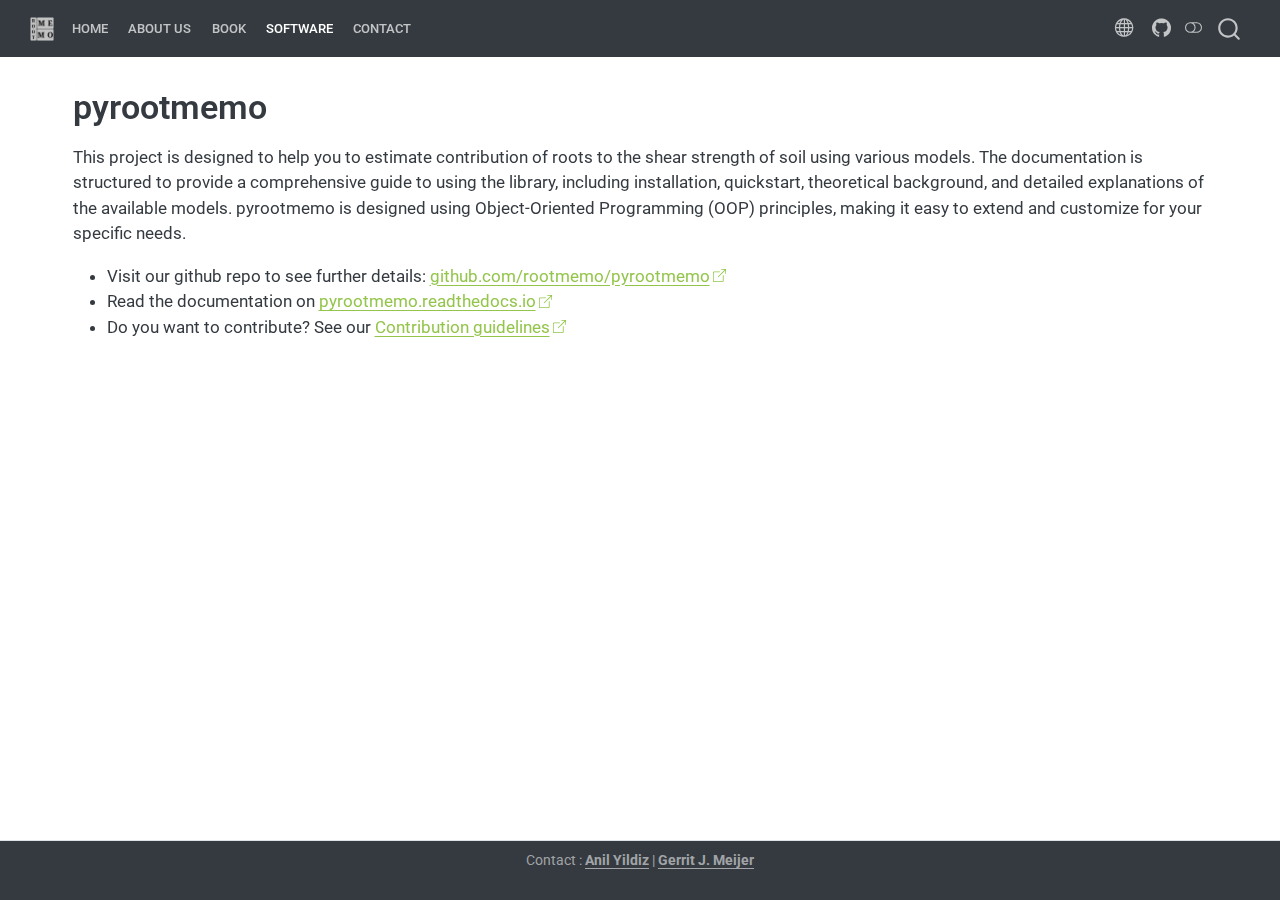
<file: software.html>
<!DOCTYPE html>
<html xmlns="http://www.w3.org/1999/xhtml" lang="en" xml:lang="en"><head>

<meta charset="utf-8">
<meta name="generator" content="quarto-1.7.32">

<meta name="viewport" content="width=device-width, initial-scale=1.0, user-scalable=yes">


<title>pyrootmemo</title>
<style>
code{white-space: pre-wrap;}
span.smallcaps{font-variant: small-caps;}
div.columns{display: flex; gap: min(4vw, 1.5em);}
div.column{flex: auto; overflow-x: auto;}
div.hanging-indent{margin-left: 1.5em; text-indent: -1.5em;}
ul.task-list{list-style: none;}
ul.task-list li input[type="checkbox"] {
  width: 0.8em;
  margin: 0 0.8em 0.2em -1em; /* quarto-specific, see https://github.com/quarto-dev/quarto-cli/issues/4556 */ 
  vertical-align: middle;
}
</style>


<script src="site_libs/quarto-nav/quarto-nav.js"></script>
<script src="site_libs/quarto-nav/headroom.min.js"></script>
<script src="site_libs/clipboard/clipboard.min.js"></script>
<script src="site_libs/quarto-search/autocomplete.umd.js"></script>
<script src="site_libs/quarto-search/fuse.min.js"></script>
<script src="site_libs/quarto-search/quarto-search.js"></script>
<meta name="quarto:offset" content="./">
<link href="./images/logo.png" rel="icon" type="image/png">
<script src="site_libs/quarto-html/quarto.js" type="module"></script>
<script src="site_libs/quarto-html/tabsets/tabsets.js" type="module"></script>
<script src="site_libs/quarto-html/popper.min.js"></script>
<script src="site_libs/quarto-html/tippy.umd.min.js"></script>
<script src="site_libs/quarto-html/anchor.min.js"></script>
<link href="site_libs/quarto-html/tippy.css" rel="stylesheet">
<link href="site_libs/quarto-html/quarto-syntax-highlighting-37eea08aefeeee20ff55810ff984fec1.css" rel="stylesheet" class="quarto-color-scheme" id="quarto-text-highlighting-styles">
<link href="site_libs/quarto-html/quarto-syntax-highlighting-dark-2fef5ea3f8957b3e4ecc936fc74692ca.css" rel="stylesheet" class="quarto-color-scheme quarto-color-alternate" id="quarto-text-highlighting-styles">
<link href="site_libs/quarto-html/quarto-syntax-highlighting-37eea08aefeeee20ff55810ff984fec1.css" rel="stylesheet" class="quarto-color-scheme-extra" id="quarto-text-highlighting-styles">
<script src="site_libs/bootstrap/bootstrap.min.js"></script>
<link href="site_libs/bootstrap/bootstrap-icons.css" rel="stylesheet">
<link href="site_libs/bootstrap/bootstrap-50fd37278bac023e520741a3244aceb0.min.css" rel="stylesheet" append-hash="true" class="quarto-color-scheme" id="quarto-bootstrap" data-mode="light">
<link href="site_libs/bootstrap/bootstrap-dark-bfdfebe37f84ac8f40aaf559841cd9a3.min.css" rel="stylesheet" append-hash="true" class="quarto-color-scheme quarto-color-alternate" id="quarto-bootstrap" data-mode="dark">
<link href="site_libs/bootstrap/bootstrap-50fd37278bac023e520741a3244aceb0.min.css" rel="stylesheet" append-hash="true" class="quarto-color-scheme-extra" id="quarto-bootstrap" data-mode="light">
<script id="quarto-search-options" type="application/json">{
  "location": "navbar",
  "copy-button": false,
  "collapse-after": 3,
  "panel-placement": "end",
  "type": "overlay",
  "limit": 50,
  "keyboard-shortcut": [
    "f",
    "/",
    "s"
  ],
  "language": {
    "search-no-results-text": "No results",
    "search-matching-documents-text": "matching documents",
    "search-copy-link-title": "Copy link to search",
    "search-hide-matches-text": "Hide additional matches",
    "search-more-match-text": "more match in this document",
    "search-more-matches-text": "more matches in this document",
    "search-clear-button-title": "Clear",
    "search-text-placeholder": "",
    "search-detached-cancel-button-title": "Cancel",
    "search-submit-button-title": "Submit",
    "search-label": "Search"
  }
}</script>


<link rel="stylesheet" href="styles.css">
</head>

<body class="nav-fixed quarto-light"><script id="quarto-html-before-body" type="application/javascript">
    const toggleBodyColorMode = (bsSheetEl) => {
      const mode = bsSheetEl.getAttribute("data-mode");
      const bodyEl = window.document.querySelector("body");
      if (mode === "dark") {
        bodyEl.classList.add("quarto-dark");
        bodyEl.classList.remove("quarto-light");
      } else {
        bodyEl.classList.add("quarto-light");
        bodyEl.classList.remove("quarto-dark");
      }
    }
    const toggleBodyColorPrimary = () => {
      const bsSheetEl = window.document.querySelector("link#quarto-bootstrap:not([rel=disabled-stylesheet])");
      if (bsSheetEl) {
        toggleBodyColorMode(bsSheetEl);
      }
    }
    const setColorSchemeToggle = (alternate) => {
      const toggles = window.document.querySelectorAll('.quarto-color-scheme-toggle');
      for (let i=0; i < toggles.length; i++) {
        const toggle = toggles[i];
        if (toggle) {
          if (alternate) {
            toggle.classList.add("alternate");
          } else {
            toggle.classList.remove("alternate");
          }
        }
      }
    };
    const toggleColorMode = (alternate) => {
      // Switch the stylesheets
      const primaryStylesheets = window.document.querySelectorAll('link.quarto-color-scheme:not(.quarto-color-alternate)');
      const alternateStylesheets = window.document.querySelectorAll('link.quarto-color-scheme.quarto-color-alternate');
      manageTransitions('#quarto-margin-sidebar .nav-link', false);
      if (alternate) {
        // note: dark is layered on light, we don't disable primary!
        enableStylesheet(alternateStylesheets);
        for (const sheetNode of alternateStylesheets) {
          if (sheetNode.id === "quarto-bootstrap") {
            toggleBodyColorMode(sheetNode);
          }
        }
      } else {
        disableStylesheet(alternateStylesheets);
        enableStylesheet(primaryStylesheets)
        toggleBodyColorPrimary();
      }
      manageTransitions('#quarto-margin-sidebar .nav-link', true);
      // Switch the toggles
      setColorSchemeToggle(alternate)
      // Hack to workaround the fact that safari doesn't
      // properly recolor the scrollbar when toggling (#1455)
      if (navigator.userAgent.indexOf('Safari') > 0 && navigator.userAgent.indexOf('Chrome') == -1) {
        manageTransitions("body", false);
        window.scrollTo(0, 1);
        setTimeout(() => {
          window.scrollTo(0, 0);
          manageTransitions("body", true);
        }, 40);
      }
    }
    const disableStylesheet = (stylesheets) => {
      for (let i=0; i < stylesheets.length; i++) {
        const stylesheet = stylesheets[i];
        stylesheet.rel = 'disabled-stylesheet';
      }
    }
    const enableStylesheet = (stylesheets) => {
      for (let i=0; i < stylesheets.length; i++) {
        const stylesheet = stylesheets[i];
        if(stylesheet.rel !== 'stylesheet') { // for Chrome, which will still FOUC without this check
          stylesheet.rel = 'stylesheet';
        }
      }
    }
    const manageTransitions = (selector, allowTransitions) => {
      const els = window.document.querySelectorAll(selector);
      for (let i=0; i < els.length; i++) {
        const el = els[i];
        if (allowTransitions) {
          el.classList.remove('notransition');
        } else {
          el.classList.add('notransition');
        }
      }
    }
    const isFileUrl = () => {
      return window.location.protocol === 'file:';
    }
    const hasAlternateSentinel = () => {
      let styleSentinel = getColorSchemeSentinel();
      if (styleSentinel !== null) {
        return styleSentinel === "alternate";
      } else {
        return false;
      }
    }
    const setStyleSentinel = (alternate) => {
      const value = alternate ? "alternate" : "default";
      if (!isFileUrl()) {
        window.localStorage.setItem("quarto-color-scheme", value);
      } else {
        localAlternateSentinel = value;
      }
    }
    const getColorSchemeSentinel = () => {
      if (!isFileUrl()) {
        const storageValue = window.localStorage.getItem("quarto-color-scheme");
        return storageValue != null ? storageValue : localAlternateSentinel;
      } else {
        return localAlternateSentinel;
      }
    }
    const toggleGiscusIfUsed = (isAlternate, darkModeDefault) => {
      const baseTheme = document.querySelector('#giscus-base-theme')?.value ?? 'light';
      const alternateTheme = document.querySelector('#giscus-alt-theme')?.value ?? 'dark';
      let newTheme = '';
      if(authorPrefersDark) {
        newTheme = isAlternate ? baseTheme : alternateTheme;
      } else {
        newTheme = isAlternate ? alternateTheme : baseTheme;
      }
      const changeGiscusTheme = () => {
        // From: https://github.com/giscus/giscus/issues/336
        const sendMessage = (message) => {
          const iframe = document.querySelector('iframe.giscus-frame');
          if (!iframe) return;
          iframe.contentWindow.postMessage({ giscus: message }, 'https://giscus.app');
        }
        sendMessage({
          setConfig: {
            theme: newTheme
          }
        });
      }
      const isGiscussLoaded = window.document.querySelector('iframe.giscus-frame') !== null;
      if (isGiscussLoaded) {
        changeGiscusTheme();
      }
    };
    const authorPrefersDark = false;
    const darkModeDefault = authorPrefersDark;
      document.querySelector('link#quarto-text-highlighting-styles.quarto-color-scheme-extra').rel = 'disabled-stylesheet';
      document.querySelector('link#quarto-bootstrap.quarto-color-scheme-extra').rel = 'disabled-stylesheet';
    let localAlternateSentinel = darkModeDefault ? 'alternate' : 'default';
    // Dark / light mode switch
    window.quartoToggleColorScheme = () => {
      // Read the current dark / light value
      let toAlternate = !hasAlternateSentinel();
      toggleColorMode(toAlternate);
      setStyleSentinel(toAlternate);
      toggleGiscusIfUsed(toAlternate, darkModeDefault);
      window.dispatchEvent(new Event('resize'));
    };
    // Switch to dark mode if need be
    if (hasAlternateSentinel()) {
      toggleColorMode(true);
    } else {
      toggleColorMode(false);
    }
  </script>

<div id="quarto-search-results"></div>
  <header id="quarto-header" class="headroom fixed-top">
    <nav class="navbar navbar-expand-lg " data-bs-theme="dark">
      <div class="navbar-container container-fluid">
      <div class="navbar-brand-container mx-auto">
    <a href="./index.html" class="navbar-brand navbar-brand-logo">
    <img src="./images/logo.png" alt="" class="navbar-logo">
    </a>
  </div>
            <div id="quarto-search" class="" title="Search"></div>
          <button class="navbar-toggler" type="button" data-bs-toggle="collapse" data-bs-target="#navbarCollapse" aria-controls="navbarCollapse" role="menu" aria-expanded="false" aria-label="Toggle navigation" onclick="if (window.quartoToggleHeadroom) { window.quartoToggleHeadroom(); }">
  <span class="navbar-toggler-icon"></span>
</button>
          <div class="collapse navbar-collapse" id="navbarCollapse">
            <ul class="navbar-nav navbar-nav-scroll me-auto">
  <li class="nav-item">
    <a class="nav-link" href="./index.html"> 
<span class="menu-text">Home</span></a>
  </li>  
  <li class="nav-item">
    <a class="nav-link" href="./about.html"> 
<span class="menu-text">About us</span></a>
  </li>  
  <li class="nav-item">
    <a class="nav-link" href="./book.html"> 
<span class="menu-text">Book</span></a>
  </li>  
  <li class="nav-item">
    <a class="nav-link active" href="./software.html" aria-current="page"> 
<span class="menu-text">Software</span></a>
  </li>  
  <li class="nav-item">
    <a class="nav-link" href="./contact.html"> 
<span class="menu-text">Contact</span></a>
  </li>  
</ul>
            <ul class="navbar-nav navbar-nav-scroll ms-auto">
  <li class="nav-item compact">
    <a class="nav-link" href="https://rootmemo.github.io"> <i class="bi bi-globe" role="img">
</i> 
<span class="menu-text"></span></a>
  </li>  
  <li class="nav-item compact">
    <a class="nav-link" href="https://github.com/rootmemo"> <i class="bi bi-github" role="img">
</i> 
<span class="menu-text"></span></a>
  </li>  
</ul>
          </div> <!-- /navcollapse -->
            <div class="quarto-navbar-tools">
  <a href="" class="quarto-color-scheme-toggle quarto-navigation-tool  px-1" onclick="window.quartoToggleColorScheme(); return false;" title="Toggle dark mode"><i class="bi"></i></a>
</div>
      </div> <!-- /container-fluid -->
    </nav>
</header>
<!-- content -->
<div id="quarto-content" class="quarto-container page-columns page-rows-contents page-layout-full page-navbar">
<!-- sidebar -->
<!-- margin-sidebar -->
    <div id="quarto-margin-sidebar" class="sidebar margin-sidebar zindex-bottom">
        
    </div>
<!-- main -->
<main class="content column-page" id="quarto-document-content">


<header id="title-block-header" class="quarto-title-block default">
<div class="quarto-title">
<h1 class="title">pyrootmemo</h1>
</div>



<div class="quarto-title-meta column-page">

    
  
    
  </div>
  


</header>


<p>This project is designed to help you to estimate contribution of roots to the shear strength of soil using various models. The documentation is structured to provide a comprehensive guide to using the library, including installation, quickstart, theoretical background, and detailed explanations of the available models. pyrootmemo is designed using Object-Oriented Programming (OOP) principles, making it easy to extend and customize for your specific needs.</p>
<ul>
<li>Visit our github repo to see further details: <a href="https://github.com/rootmemo/pyrootmemo">github.com/rootmemo/pyrootmemo</a></li>
<li>Read the documentation on <a href="https://pyrootmemo.readthedocs.io/latest/">pyrootmemo.readthedocs.io</a></li>
<li>Do you want to contribute? See our <a href="https://pyrootmemo.readthedocs.io/latest/contribute.html">Contribution guidelines</a></li>
</ul>



</main> <!-- /main -->
<script id="quarto-html-after-body" type="application/javascript">
  window.document.addEventListener("DOMContentLoaded", function (event) {
    // Ensure there is a toggle, if there isn't float one in the top right
    if (window.document.querySelector('.quarto-color-scheme-toggle') === null) {
      const a = window.document.createElement('a');
      a.classList.add('top-right');
      a.classList.add('quarto-color-scheme-toggle');
      a.href = "";
      a.onclick = function() { try { window.quartoToggleColorScheme(); } catch {} return false; };
      const i = window.document.createElement("i");
      i.classList.add('bi');
      a.appendChild(i);
      window.document.body.appendChild(a);
    }
    setColorSchemeToggle(hasAlternateSentinel())
    const icon = "";
    const anchorJS = new window.AnchorJS();
    anchorJS.options = {
      placement: 'right',
      icon: icon
    };
    anchorJS.add('.anchored');
    const isCodeAnnotation = (el) => {
      for (const clz of el.classList) {
        if (clz.startsWith('code-annotation-')) {                     
          return true;
        }
      }
      return false;
    }
    const onCopySuccess = function(e) {
      // button target
      const button = e.trigger;
      // don't keep focus
      button.blur();
      // flash "checked"
      button.classList.add('code-copy-button-checked');
      var currentTitle = button.getAttribute("title");
      button.setAttribute("title", "Copied!");
      let tooltip;
      if (window.bootstrap) {
        button.setAttribute("data-bs-toggle", "tooltip");
        button.setAttribute("data-bs-placement", "left");
        button.setAttribute("data-bs-title", "Copied!");
        tooltip = new bootstrap.Tooltip(button, 
          { trigger: "manual", 
            customClass: "code-copy-button-tooltip",
            offset: [0, -8]});
        tooltip.show();    
      }
      setTimeout(function() {
        if (tooltip) {
          tooltip.hide();
          button.removeAttribute("data-bs-title");
          button.removeAttribute("data-bs-toggle");
          button.removeAttribute("data-bs-placement");
        }
        button.setAttribute("title", currentTitle);
        button.classList.remove('code-copy-button-checked');
      }, 1000);
      // clear code selection
      e.clearSelection();
    }
    const getTextToCopy = function(trigger) {
        const codeEl = trigger.previousElementSibling.cloneNode(true);
        for (const childEl of codeEl.children) {
          if (isCodeAnnotation(childEl)) {
            childEl.remove();
          }
        }
        return codeEl.innerText;
    }
    const clipboard = new window.ClipboardJS('.code-copy-button:not([data-in-quarto-modal])', {
      text: getTextToCopy
    });
    clipboard.on('success', onCopySuccess);
    if (window.document.getElementById('quarto-embedded-source-code-modal')) {
      const clipboardModal = new window.ClipboardJS('.code-copy-button[data-in-quarto-modal]', {
        text: getTextToCopy,
        container: window.document.getElementById('quarto-embedded-source-code-modal')
      });
      clipboardModal.on('success', onCopySuccess);
    }
      var localhostRegex = new RegExp(/^(?:http|https):\/\/localhost\:?[0-9]*\//);
      var mailtoRegex = new RegExp(/^mailto:/);
        var filterRegex = new RegExp("https:\/\/rootmemo\.github\.io");
      var isInternal = (href) => {
          return filterRegex.test(href) || localhostRegex.test(href) || mailtoRegex.test(href);
      }
      // Inspect non-navigation links and adorn them if external
     var links = window.document.querySelectorAll('a[href]:not(.nav-link):not(.navbar-brand):not(.toc-action):not(.sidebar-link):not(.sidebar-item-toggle):not(.pagination-link):not(.no-external):not([aria-hidden]):not(.dropdown-item):not(.quarto-navigation-tool):not(.about-link)');
      for (var i=0; i<links.length; i++) {
        const link = links[i];
        if (!isInternal(link.href)) {
          // undo the damage that might have been done by quarto-nav.js in the case of
          // links that we want to consider external
          if (link.dataset.originalHref !== undefined) {
            link.href = link.dataset.originalHref;
          }
            // target, if specified
            link.setAttribute("target", "_blank");
            if (link.getAttribute("rel") === null) {
              link.setAttribute("rel", "noopener");
            }
            // default icon
            link.classList.add("external");
        }
      }
    function tippyHover(el, contentFn, onTriggerFn, onUntriggerFn) {
      const config = {
        allowHTML: true,
        maxWidth: 500,
        delay: 100,
        arrow: false,
        appendTo: function(el) {
            return el.parentElement;
        },
        interactive: true,
        interactiveBorder: 10,
        theme: 'quarto',
        placement: 'bottom-start',
      };
      if (contentFn) {
        config.content = contentFn;
      }
      if (onTriggerFn) {
        config.onTrigger = onTriggerFn;
      }
      if (onUntriggerFn) {
        config.onUntrigger = onUntriggerFn;
      }
      window.tippy(el, config); 
    }
    const noterefs = window.document.querySelectorAll('a[role="doc-noteref"]');
    for (var i=0; i<noterefs.length; i++) {
      const ref = noterefs[i];
      tippyHover(ref, function() {
        // use id or data attribute instead here
        let href = ref.getAttribute('data-footnote-href') || ref.getAttribute('href');
        try { href = new URL(href).hash; } catch {}
        const id = href.replace(/^#\/?/, "");
        const note = window.document.getElementById(id);
        if (note) {
          return note.innerHTML;
        } else {
          return "";
        }
      });
    }
    const xrefs = window.document.querySelectorAll('a.quarto-xref');
    const processXRef = (id, note) => {
      // Strip column container classes
      const stripColumnClz = (el) => {
        el.classList.remove("page-full", "page-columns");
        if (el.children) {
          for (const child of el.children) {
            stripColumnClz(child);
          }
        }
      }
      stripColumnClz(note)
      if (id === null || id.startsWith('sec-')) {
        // Special case sections, only their first couple elements
        const container = document.createElement("div");
        if (note.children && note.children.length > 2) {
          container.appendChild(note.children[0].cloneNode(true));
          for (let i = 1; i < note.children.length; i++) {
            const child = note.children[i];
            if (child.tagName === "P" && child.innerText === "") {
              continue;
            } else {
              container.appendChild(child.cloneNode(true));
              break;
            }
          }
          if (window.Quarto?.typesetMath) {
            window.Quarto.typesetMath(container);
          }
          return container.innerHTML
        } else {
          if (window.Quarto?.typesetMath) {
            window.Quarto.typesetMath(note);
          }
          return note.innerHTML;
        }
      } else {
        // Remove any anchor links if they are present
        const anchorLink = note.querySelector('a.anchorjs-link');
        if (anchorLink) {
          anchorLink.remove();
        }
        if (window.Quarto?.typesetMath) {
          window.Quarto.typesetMath(note);
        }
        if (note.classList.contains("callout")) {
          return note.outerHTML;
        } else {
          return note.innerHTML;
        }
      }
    }
    for (var i=0; i<xrefs.length; i++) {
      const xref = xrefs[i];
      tippyHover(xref, undefined, function(instance) {
        instance.disable();
        let url = xref.getAttribute('href');
        let hash = undefined; 
        if (url.startsWith('#')) {
          hash = url;
        } else {
          try { hash = new URL(url).hash; } catch {}
        }
        if (hash) {
          const id = hash.replace(/^#\/?/, "");
          const note = window.document.getElementById(id);
          if (note !== null) {
            try {
              const html = processXRef(id, note.cloneNode(true));
              instance.setContent(html);
            } finally {
              instance.enable();
              instance.show();
            }
          } else {
            // See if we can fetch this
            fetch(url.split('#')[0])
            .then(res => res.text())
            .then(html => {
              const parser = new DOMParser();
              const htmlDoc = parser.parseFromString(html, "text/html");
              const note = htmlDoc.getElementById(id);
              if (note !== null) {
                const html = processXRef(id, note);
                instance.setContent(html);
              } 
            }).finally(() => {
              instance.enable();
              instance.show();
            });
          }
        } else {
          // See if we can fetch a full url (with no hash to target)
          // This is a special case and we should probably do some content thinning / targeting
          fetch(url)
          .then(res => res.text())
          .then(html => {
            const parser = new DOMParser();
            const htmlDoc = parser.parseFromString(html, "text/html");
            const note = htmlDoc.querySelector('main.content');
            if (note !== null) {
              // This should only happen for chapter cross references
              // (since there is no id in the URL)
              // remove the first header
              if (note.children.length > 0 && note.children[0].tagName === "HEADER") {
                note.children[0].remove();
              }
              const html = processXRef(null, note);
              instance.setContent(html);
            } 
          }).finally(() => {
            instance.enable();
            instance.show();
          });
        }
      }, function(instance) {
      });
    }
        let selectedAnnoteEl;
        const selectorForAnnotation = ( cell, annotation) => {
          let cellAttr = 'data-code-cell="' + cell + '"';
          let lineAttr = 'data-code-annotation="' +  annotation + '"';
          const selector = 'span[' + cellAttr + '][' + lineAttr + ']';
          return selector;
        }
        const selectCodeLines = (annoteEl) => {
          const doc = window.document;
          const targetCell = annoteEl.getAttribute("data-target-cell");
          const targetAnnotation = annoteEl.getAttribute("data-target-annotation");
          const annoteSpan = window.document.querySelector(selectorForAnnotation(targetCell, targetAnnotation));
          const lines = annoteSpan.getAttribute("data-code-lines").split(",");
          const lineIds = lines.map((line) => {
            return targetCell + "-" + line;
          })
          let top = null;
          let height = null;
          let parent = null;
          if (lineIds.length > 0) {
              //compute the position of the single el (top and bottom and make a div)
              const el = window.document.getElementById(lineIds[0]);
              top = el.offsetTop;
              height = el.offsetHeight;
              parent = el.parentElement.parentElement;
            if (lineIds.length > 1) {
              const lastEl = window.document.getElementById(lineIds[lineIds.length - 1]);
              const bottom = lastEl.offsetTop + lastEl.offsetHeight;
              height = bottom - top;
            }
            if (top !== null && height !== null && parent !== null) {
              // cook up a div (if necessary) and position it 
              let div = window.document.getElementById("code-annotation-line-highlight");
              if (div === null) {
                div = window.document.createElement("div");
                div.setAttribute("id", "code-annotation-line-highlight");
                div.style.position = 'absolute';
                parent.appendChild(div);
              }
              div.style.top = top - 2 + "px";
              div.style.height = height + 4 + "px";
              div.style.left = 0;
              let gutterDiv = window.document.getElementById("code-annotation-line-highlight-gutter");
              if (gutterDiv === null) {
                gutterDiv = window.document.createElement("div");
                gutterDiv.setAttribute("id", "code-annotation-line-highlight-gutter");
                gutterDiv.style.position = 'absolute';
                const codeCell = window.document.getElementById(targetCell);
                const gutter = codeCell.querySelector('.code-annotation-gutter');
                gutter.appendChild(gutterDiv);
              }
              gutterDiv.style.top = top - 2 + "px";
              gutterDiv.style.height = height + 4 + "px";
            }
            selectedAnnoteEl = annoteEl;
          }
        };
        const unselectCodeLines = () => {
          const elementsIds = ["code-annotation-line-highlight", "code-annotation-line-highlight-gutter"];
          elementsIds.forEach((elId) => {
            const div = window.document.getElementById(elId);
            if (div) {
              div.remove();
            }
          });
          selectedAnnoteEl = undefined;
        };
          // Handle positioning of the toggle
      window.addEventListener(
        "resize",
        throttle(() => {
          elRect = undefined;
          if (selectedAnnoteEl) {
            selectCodeLines(selectedAnnoteEl);
          }
        }, 10)
      );
      function throttle(fn, ms) {
      let throttle = false;
      let timer;
        return (...args) => {
          if(!throttle) { // first call gets through
              fn.apply(this, args);
              throttle = true;
          } else { // all the others get throttled
              if(timer) clearTimeout(timer); // cancel #2
              timer = setTimeout(() => {
                fn.apply(this, args);
                timer = throttle = false;
              }, ms);
          }
        };
      }
        // Attach click handler to the DT
        const annoteDls = window.document.querySelectorAll('dt[data-target-cell]');
        for (const annoteDlNode of annoteDls) {
          annoteDlNode.addEventListener('click', (event) => {
            const clickedEl = event.target;
            if (clickedEl !== selectedAnnoteEl) {
              unselectCodeLines();
              const activeEl = window.document.querySelector('dt[data-target-cell].code-annotation-active');
              if (activeEl) {
                activeEl.classList.remove('code-annotation-active');
              }
              selectCodeLines(clickedEl);
              clickedEl.classList.add('code-annotation-active');
            } else {
              // Unselect the line
              unselectCodeLines();
              clickedEl.classList.remove('code-annotation-active');
            }
          });
        }
    const findCites = (el) => {
      const parentEl = el.parentElement;
      if (parentEl) {
        const cites = parentEl.dataset.cites;
        if (cites) {
          return {
            el,
            cites: cites.split(' ')
          };
        } else {
          return findCites(el.parentElement)
        }
      } else {
        return undefined;
      }
    };
    var bibliorefs = window.document.querySelectorAll('a[role="doc-biblioref"]');
    for (var i=0; i<bibliorefs.length; i++) {
      const ref = bibliorefs[i];
      const citeInfo = findCites(ref);
      if (citeInfo) {
        tippyHover(citeInfo.el, function() {
          var popup = window.document.createElement('div');
          citeInfo.cites.forEach(function(cite) {
            var citeDiv = window.document.createElement('div');
            citeDiv.classList.add('hanging-indent');
            citeDiv.classList.add('csl-entry');
            var biblioDiv = window.document.getElementById('ref-' + cite);
            if (biblioDiv) {
              citeDiv.innerHTML = biblioDiv.innerHTML;
            }
            popup.appendChild(citeDiv);
          });
          return popup.innerHTML;
        });
      }
    }
  });
  </script>
</div> <!-- /content -->
<footer class="footer">
  <div class="nav-footer">
    <div class="nav-footer-left">
      &nbsp;
    </div>   
    <div class="nav-footer-center">
<p>Contact : <a href="mailto:yildiz@mbd.rwth-aachen.de"><strong>Anil Yildiz</strong></a> | <a href="mailto:gjm36@bath.ac.uk"><strong>Gerrit J. Meijer</strong></a></p>
</div>
    <div class="nav-footer-right">
      &nbsp;
    </div>
  </div>
</footer>




</body></html>
</file>
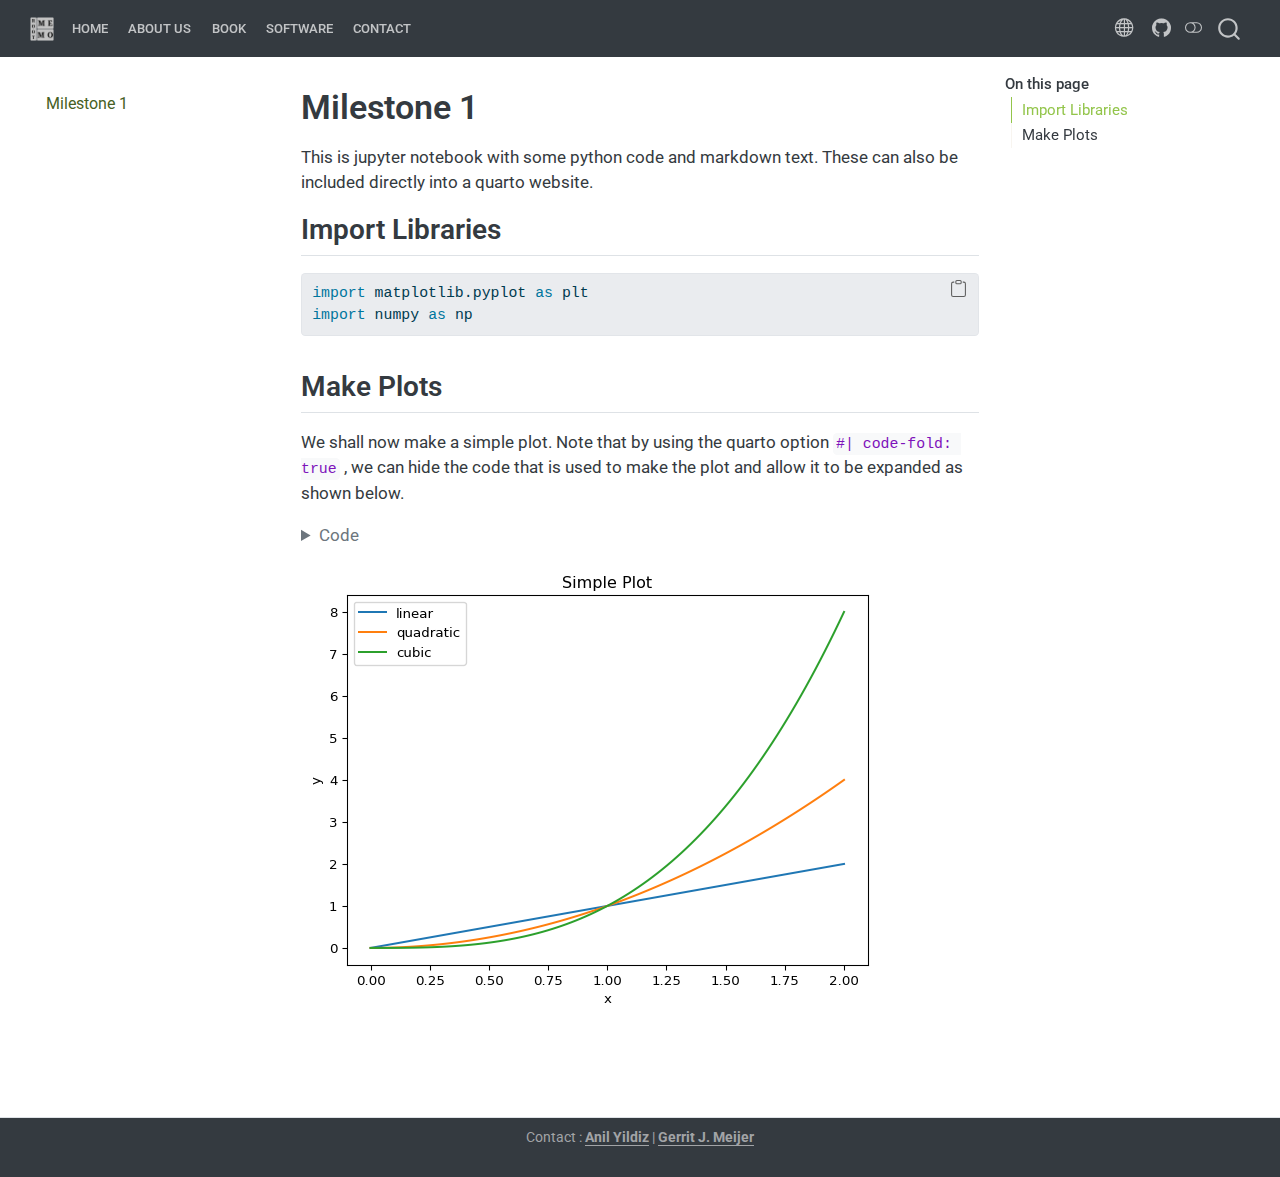
<file: docs/00_tutorial.html>
<!DOCTYPE html>
<html xmlns="http://www.w3.org/1999/xhtml" lang="en" xml:lang="en"><head>

<meta charset="utf-8">
<meta name="generator" content="quarto-1.7.32">

<meta name="viewport" content="width=device-width, initial-scale=1.0, user-scalable=yes">


<title>Milestone 1</title>
<style>
code{white-space: pre-wrap;}
span.smallcaps{font-variant: small-caps;}
div.columns{display: flex; gap: min(4vw, 1.5em);}
div.column{flex: auto; overflow-x: auto;}
div.hanging-indent{margin-left: 1.5em; text-indent: -1.5em;}
ul.task-list{list-style: none;}
ul.task-list li input[type="checkbox"] {
  width: 0.8em;
  margin: 0 0.8em 0.2em -1em; /* quarto-specific, see https://github.com/quarto-dev/quarto-cli/issues/4556 */ 
  vertical-align: middle;
}
/* CSS for syntax highlighting */
html { -webkit-text-size-adjust: 100%; }
pre > code.sourceCode { white-space: pre; position: relative; }
pre > code.sourceCode > span { display: inline-block; line-height: 1.25; }
pre > code.sourceCode > span:empty { height: 1.2em; }
.sourceCode { overflow: visible; }
code.sourceCode > span { color: inherit; text-decoration: inherit; }
div.sourceCode { margin: 1em 0; }
pre.sourceCode { margin: 0; }
@media screen {
div.sourceCode { overflow: auto; }
}
@media print {
pre > code.sourceCode { white-space: pre-wrap; }
pre > code.sourceCode > span { text-indent: -5em; padding-left: 5em; }
}
pre.numberSource code
  { counter-reset: source-line 0; }
pre.numberSource code > span
  { position: relative; left: -4em; counter-increment: source-line; }
pre.numberSource code > span > a:first-child::before
  { content: counter(source-line);
    position: relative; left: -1em; text-align: right; vertical-align: baseline;
    border: none; display: inline-block;
    -webkit-touch-callout: none; -webkit-user-select: none;
    -khtml-user-select: none; -moz-user-select: none;
    -ms-user-select: none; user-select: none;
    padding: 0 4px; width: 4em;
  }
pre.numberSource { margin-left: 3em;  padding-left: 4px; }
div.sourceCode
  {   }
@media screen {
pre > code.sourceCode > span > a:first-child::before { text-decoration: underline; }
}
</style>


<script src="../site_libs/quarto-nav/quarto-nav.js"></script>
<script src="../site_libs/quarto-nav/headroom.min.js"></script>
<script src="../site_libs/clipboard/clipboard.min.js"></script>
<script src="../site_libs/quarto-search/autocomplete.umd.js"></script>
<script src="../site_libs/quarto-search/fuse.min.js"></script>
<script src="../site_libs/quarto-search/quarto-search.js"></script>
<meta name="quarto:offset" content="../">
<link href="../images/logo.png" rel="icon" type="image/png">
<script src="../site_libs/quarto-html/quarto.js" type="module"></script>
<script src="../site_libs/quarto-html/tabsets/tabsets.js" type="module"></script>
<script src="../site_libs/quarto-html/popper.min.js"></script>
<script src="../site_libs/quarto-html/tippy.umd.min.js"></script>
<script src="../site_libs/quarto-html/anchor.min.js"></script>
<link href="../site_libs/quarto-html/tippy.css" rel="stylesheet">
<link href="../site_libs/quarto-html/quarto-syntax-highlighting-37eea08aefeeee20ff55810ff984fec1.css" rel="stylesheet" class="quarto-color-scheme" id="quarto-text-highlighting-styles">
<link href="../site_libs/quarto-html/quarto-syntax-highlighting-dark-2fef5ea3f8957b3e4ecc936fc74692ca.css" rel="stylesheet" class="quarto-color-scheme quarto-color-alternate" id="quarto-text-highlighting-styles">
<link href="../site_libs/quarto-html/quarto-syntax-highlighting-37eea08aefeeee20ff55810ff984fec1.css" rel="stylesheet" class="quarto-color-scheme-extra" id="quarto-text-highlighting-styles">
<script src="../site_libs/bootstrap/bootstrap.min.js"></script>
<link href="../site_libs/bootstrap/bootstrap-icons.css" rel="stylesheet">
<link href="../site_libs/bootstrap/bootstrap-50fd37278bac023e520741a3244aceb0.min.css" rel="stylesheet" append-hash="true" class="quarto-color-scheme" id="quarto-bootstrap" data-mode="light">
<link href="../site_libs/bootstrap/bootstrap-dark-bfdfebe37f84ac8f40aaf559841cd9a3.min.css" rel="stylesheet" append-hash="true" class="quarto-color-scheme quarto-color-alternate" id="quarto-bootstrap" data-mode="dark">
<link href="../site_libs/bootstrap/bootstrap-50fd37278bac023e520741a3244aceb0.min.css" rel="stylesheet" append-hash="true" class="quarto-color-scheme-extra" id="quarto-bootstrap" data-mode="light">
<script id="quarto-search-options" type="application/json">{
  "location": "navbar",
  "copy-button": false,
  "collapse-after": 3,
  "panel-placement": "end",
  "type": "overlay",
  "limit": 50,
  "keyboard-shortcut": [
    "f",
    "/",
    "s"
  ],
  "language": {
    "search-no-results-text": "No results",
    "search-matching-documents-text": "matching documents",
    "search-copy-link-title": "Copy link to search",
    "search-hide-matches-text": "Hide additional matches",
    "search-more-match-text": "more match in this document",
    "search-more-matches-text": "more matches in this document",
    "search-clear-button-title": "Clear",
    "search-text-placeholder": "",
    "search-detached-cancel-button-title": "Cancel",
    "search-submit-button-title": "Submit",
    "search-label": "Search"
  }
}</script>


<link rel="stylesheet" href="../styles.css">
</head>

<body class="nav-sidebar floating nav-fixed quarto-light"><script id="quarto-html-before-body" type="application/javascript">
    const toggleBodyColorMode = (bsSheetEl) => {
      const mode = bsSheetEl.getAttribute("data-mode");
      const bodyEl = window.document.querySelector("body");
      if (mode === "dark") {
        bodyEl.classList.add("quarto-dark");
        bodyEl.classList.remove("quarto-light");
      } else {
        bodyEl.classList.add("quarto-light");
        bodyEl.classList.remove("quarto-dark");
      }
    }
    const toggleBodyColorPrimary = () => {
      const bsSheetEl = window.document.querySelector("link#quarto-bootstrap:not([rel=disabled-stylesheet])");
      if (bsSheetEl) {
        toggleBodyColorMode(bsSheetEl);
      }
    }
    const setColorSchemeToggle = (alternate) => {
      const toggles = window.document.querySelectorAll('.quarto-color-scheme-toggle');
      for (let i=0; i < toggles.length; i++) {
        const toggle = toggles[i];
        if (toggle) {
          if (alternate) {
            toggle.classList.add("alternate");
          } else {
            toggle.classList.remove("alternate");
          }
        }
      }
    };
    const toggleColorMode = (alternate) => {
      // Switch the stylesheets
      const primaryStylesheets = window.document.querySelectorAll('link.quarto-color-scheme:not(.quarto-color-alternate)');
      const alternateStylesheets = window.document.querySelectorAll('link.quarto-color-scheme.quarto-color-alternate');
      manageTransitions('#quarto-margin-sidebar .nav-link', false);
      if (alternate) {
        // note: dark is layered on light, we don't disable primary!
        enableStylesheet(alternateStylesheets);
        for (const sheetNode of alternateStylesheets) {
          if (sheetNode.id === "quarto-bootstrap") {
            toggleBodyColorMode(sheetNode);
          }
        }
      } else {
        disableStylesheet(alternateStylesheets);
        enableStylesheet(primaryStylesheets)
        toggleBodyColorPrimary();
      }
      manageTransitions('#quarto-margin-sidebar .nav-link', true);
      // Switch the toggles
      setColorSchemeToggle(alternate)
      // Hack to workaround the fact that safari doesn't
      // properly recolor the scrollbar when toggling (#1455)
      if (navigator.userAgent.indexOf('Safari') > 0 && navigator.userAgent.indexOf('Chrome') == -1) {
        manageTransitions("body", false);
        window.scrollTo(0, 1);
        setTimeout(() => {
          window.scrollTo(0, 0);
          manageTransitions("body", true);
        }, 40);
      }
    }
    const disableStylesheet = (stylesheets) => {
      for (let i=0; i < stylesheets.length; i++) {
        const stylesheet = stylesheets[i];
        stylesheet.rel = 'disabled-stylesheet';
      }
    }
    const enableStylesheet = (stylesheets) => {
      for (let i=0; i < stylesheets.length; i++) {
        const stylesheet = stylesheets[i];
        if(stylesheet.rel !== 'stylesheet') { // for Chrome, which will still FOUC without this check
          stylesheet.rel = 'stylesheet';
        }
      }
    }
    const manageTransitions = (selector, allowTransitions) => {
      const els = window.document.querySelectorAll(selector);
      for (let i=0; i < els.length; i++) {
        const el = els[i];
        if (allowTransitions) {
          el.classList.remove('notransition');
        } else {
          el.classList.add('notransition');
        }
      }
    }
    const isFileUrl = () => {
      return window.location.protocol === 'file:';
    }
    const hasAlternateSentinel = () => {
      let styleSentinel = getColorSchemeSentinel();
      if (styleSentinel !== null) {
        return styleSentinel === "alternate";
      } else {
        return false;
      }
    }
    const setStyleSentinel = (alternate) => {
      const value = alternate ? "alternate" : "default";
      if (!isFileUrl()) {
        window.localStorage.setItem("quarto-color-scheme", value);
      } else {
        localAlternateSentinel = value;
      }
    }
    const getColorSchemeSentinel = () => {
      if (!isFileUrl()) {
        const storageValue = window.localStorage.getItem("quarto-color-scheme");
        return storageValue != null ? storageValue : localAlternateSentinel;
      } else {
        return localAlternateSentinel;
      }
    }
    const toggleGiscusIfUsed = (isAlternate, darkModeDefault) => {
      const baseTheme = document.querySelector('#giscus-base-theme')?.value ?? 'light';
      const alternateTheme = document.querySelector('#giscus-alt-theme')?.value ?? 'dark';
      let newTheme = '';
      if(authorPrefersDark) {
        newTheme = isAlternate ? baseTheme : alternateTheme;
      } else {
        newTheme = isAlternate ? alternateTheme : baseTheme;
      }
      const changeGiscusTheme = () => {
        // From: https://github.com/giscus/giscus/issues/336
        const sendMessage = (message) => {
          const iframe = document.querySelector('iframe.giscus-frame');
          if (!iframe) return;
          iframe.contentWindow.postMessage({ giscus: message }, 'https://giscus.app');
        }
        sendMessage({
          setConfig: {
            theme: newTheme
          }
        });
      }
      const isGiscussLoaded = window.document.querySelector('iframe.giscus-frame') !== null;
      if (isGiscussLoaded) {
        changeGiscusTheme();
      }
    };
    const authorPrefersDark = false;
    const darkModeDefault = authorPrefersDark;
      document.querySelector('link#quarto-text-highlighting-styles.quarto-color-scheme-extra').rel = 'disabled-stylesheet';
      document.querySelector('link#quarto-bootstrap.quarto-color-scheme-extra').rel = 'disabled-stylesheet';
    let localAlternateSentinel = darkModeDefault ? 'alternate' : 'default';
    // Dark / light mode switch
    window.quartoToggleColorScheme = () => {
      // Read the current dark / light value
      let toAlternate = !hasAlternateSentinel();
      toggleColorMode(toAlternate);
      setStyleSentinel(toAlternate);
      toggleGiscusIfUsed(toAlternate, darkModeDefault);
      window.dispatchEvent(new Event('resize'));
    };
    // Switch to dark mode if need be
    if (hasAlternateSentinel()) {
      toggleColorMode(true);
    } else {
      toggleColorMode(false);
    }
  </script>

<div id="quarto-search-results"></div>
  <header id="quarto-header" class="headroom fixed-top">
    <nav class="navbar navbar-expand-lg " data-bs-theme="dark">
      <div class="navbar-container container-fluid">
      <div class="navbar-brand-container mx-auto">
    <a href="../index.html" class="navbar-brand navbar-brand-logo">
    <img src="../images/logo.png" alt="" class="navbar-logo">
    </a>
  </div>
            <div id="quarto-search" class="" title="Search"></div>
          <button class="navbar-toggler" type="button" data-bs-toggle="collapse" data-bs-target="#navbarCollapse" aria-controls="navbarCollapse" role="menu" aria-expanded="false" aria-label="Toggle navigation" onclick="if (window.quartoToggleHeadroom) { window.quartoToggleHeadroom(); }">
  <span class="navbar-toggler-icon"></span>
</button>
          <div class="collapse navbar-collapse" id="navbarCollapse">
            <ul class="navbar-nav navbar-nav-scroll me-auto">
  <li class="nav-item">
    <a class="nav-link" href="../index.html"> 
<span class="menu-text">Home</span></a>
  </li>  
  <li class="nav-item">
    <a class="nav-link" href="../about.html"> 
<span class="menu-text">About us</span></a>
  </li>  
  <li class="nav-item">
    <a class="nav-link" href="../book.html"> 
<span class="menu-text">Book</span></a>
  </li>  
  <li class="nav-item">
    <a class="nav-link" href="../software.html"> 
<span class="menu-text">Software</span></a>
  </li>  
  <li class="nav-item">
    <a class="nav-link" href="../contact.html"> 
<span class="menu-text">Contact</span></a>
  </li>  
</ul>
            <ul class="navbar-nav navbar-nav-scroll ms-auto">
  <li class="nav-item compact">
    <a class="nav-link" href="https://rootmemo.github.io"> <i class="bi bi-globe" role="img">
</i> 
<span class="menu-text"></span></a>
  </li>  
  <li class="nav-item compact">
    <a class="nav-link" href="https://github.com/rootmemo"> <i class="bi bi-github" role="img">
</i> 
<span class="menu-text"></span></a>
  </li>  
</ul>
          </div> <!-- /navcollapse -->
            <div class="quarto-navbar-tools">
  <a href="" class="quarto-color-scheme-toggle quarto-navigation-tool  px-1" onclick="window.quartoToggleColorScheme(); return false;" title="Toggle dark mode"><i class="bi"></i></a>
</div>
      </div> <!-- /container-fluid -->
    </nav>
  <nav class="quarto-secondary-nav">
    <div class="container-fluid d-flex">
      <button type="button" class="quarto-btn-toggle btn" data-bs-toggle="collapse" role="button" data-bs-target=".quarto-sidebar-collapse-item" aria-controls="quarto-sidebar" aria-expanded="false" aria-label="Toggle sidebar navigation" onclick="if (window.quartoToggleHeadroom) { window.quartoToggleHeadroom(); }">
        <i class="bi bi-layout-text-sidebar-reverse"></i>
      </button>
        <nav class="quarto-page-breadcrumbs" aria-label="breadcrumb"><ol class="breadcrumb"><li class="breadcrumb-item"><a href="../docs/00_tutorial.html">Milestone 1</a></li></ol></nav>
        <a class="flex-grow-1" role="navigation" data-bs-toggle="collapse" data-bs-target=".quarto-sidebar-collapse-item" aria-controls="quarto-sidebar" aria-expanded="false" aria-label="Toggle sidebar navigation" onclick="if (window.quartoToggleHeadroom) { window.quartoToggleHeadroom(); }">      
        </a>
    </div>
  </nav>
</header>
<!-- content -->
<div id="quarto-content" class="quarto-container page-columns page-rows-contents page-layout-article page-navbar">
<!-- sidebar -->
  <nav id="quarto-sidebar" class="sidebar collapse collapse-horizontal quarto-sidebar-collapse-item sidebar-navigation floating overflow-auto">
    <div class="sidebar-menu-container"> 
    <ul class="list-unstyled mt-1">
        <li class="sidebar-item">
  <div class="sidebar-item-container"> 
  <a href="../docs/00_tutorial.html" class="sidebar-item-text sidebar-link active">
 <span class="menu-text">Milestone 1</span></a>
  </div>
</li>
    </ul>
    </div>
</nav>
<div id="quarto-sidebar-glass" class="quarto-sidebar-collapse-item" data-bs-toggle="collapse" data-bs-target=".quarto-sidebar-collapse-item"></div>
<!-- margin-sidebar -->
    <div id="quarto-margin-sidebar" class="sidebar margin-sidebar">
        <nav id="TOC" role="doc-toc" class="toc-active">
    <h2 id="toc-title">On this page</h2>
   
  <ul>
  <li><a href="#import-libraries" id="toc-import-libraries" class="nav-link active" data-scroll-target="#import-libraries">Import Libraries</a></li>
  <li><a href="#make-plots" id="toc-make-plots" class="nav-link" data-scroll-target="#make-plots">Make Plots</a></li>
  </ul>
</nav>
    </div>
<!-- main -->
<main class="content" id="quarto-document-content">


<header id="title-block-header" class="quarto-title-block default">
<div class="quarto-title">
<h1 class="title">Milestone 1</h1>
</div>



<div class="quarto-title-meta">

    
  
    
  </div>
  


</header>


<p>This is jupyter notebook with some python code and markdown text. These can also be included directly into a quarto website.</p>
<section id="import-libraries" class="level2">
<h2 class="anchored" data-anchor-id="import-libraries">Import Libraries</h2>
<div id="cf21310e" class="cell" data-execution_count="1">
<div class="sourceCode cell-code" id="cb1"><pre class="sourceCode python code-with-copy"><code class="sourceCode python"><span id="cb1-1"><a href="#cb1-1" aria-hidden="true" tabindex="-1"></a><span class="im">import</span> matplotlib.pyplot <span class="im">as</span> plt</span>
<span id="cb1-2"><a href="#cb1-2" aria-hidden="true" tabindex="-1"></a><span class="im">import</span> numpy <span class="im">as</span> np</span></code><button title="Copy to Clipboard" class="code-copy-button"><i class="bi"></i></button></pre></div>
</div>
</section>
<section id="make-plots" class="level2">
<h2 class="anchored" data-anchor-id="make-plots">Make Plots</h2>
<p>We shall now make a simple plot. Note that by using the quarto option <code>#| code-fold: true</code> , we can hide the code that is used to make the plot and allow it to be expanded as shown below.</p>
<div id="8610e20e" class="cell" data-layout-align="center" data-execution_count="2">
<details class="code-fold">
<summary>Code</summary>
<div class="sourceCode cell-code" id="cb2"><pre class="sourceCode python code-with-copy"><code class="sourceCode python"><span id="cb2-1"><a href="#cb2-1" aria-hidden="true" tabindex="-1"></a><span class="im">import</span> matplotlib.pyplot <span class="im">as</span> plt</span>
<span id="cb2-2"><a href="#cb2-2" aria-hidden="true" tabindex="-1"></a><span class="im">import</span> numpy <span class="im">as</span> np</span>
<span id="cb2-3"><a href="#cb2-3" aria-hidden="true" tabindex="-1"></a>x <span class="op">=</span> np.linspace(<span class="dv">0</span>, <span class="dv">2</span>, <span class="dv">100</span>)  <span class="co"># Sample data.</span></span>
<span id="cb2-4"><a href="#cb2-4" aria-hidden="true" tabindex="-1"></a></span>
<span id="cb2-5"><a href="#cb2-5" aria-hidden="true" tabindex="-1"></a>plt.figure()</span>
<span id="cb2-6"><a href="#cb2-6" aria-hidden="true" tabindex="-1"></a>plt.plot(x, x, label<span class="op">=</span><span class="st">'linear'</span>)  <span class="co"># Plot some data on the (implicit) axes.</span></span>
<span id="cb2-7"><a href="#cb2-7" aria-hidden="true" tabindex="-1"></a>plt.plot(x, x<span class="op">**</span><span class="dv">2</span>, label<span class="op">=</span><span class="st">'quadratic'</span>)  <span class="co"># etc.</span></span>
<span id="cb2-8"><a href="#cb2-8" aria-hidden="true" tabindex="-1"></a>plt.plot(x, x<span class="op">**</span><span class="dv">3</span>, label<span class="op">=</span><span class="st">'cubic'</span>)</span>
<span id="cb2-9"><a href="#cb2-9" aria-hidden="true" tabindex="-1"></a>plt.xlabel(<span class="st">'x'</span>)</span>
<span id="cb2-10"><a href="#cb2-10" aria-hidden="true" tabindex="-1"></a>plt.ylabel(<span class="st">'y'</span>)</span>
<span id="cb2-11"><a href="#cb2-11" aria-hidden="true" tabindex="-1"></a>plt.title(<span class="st">"Simple Plot"</span>)</span>
<span id="cb2-12"><a href="#cb2-12" aria-hidden="true" tabindex="-1"></a>plt.legend()</span>
<span id="cb2-13"><a href="#cb2-13" aria-hidden="true" tabindex="-1"></a>plt.show()</span></code><button title="Copy to Clipboard" class="code-copy-button"><i class="bi"></i></button></pre></div>
</details>
<div class="cell-output cell-output-display">
<div>
<figure class="figure">
<p><img src="00_tutorial_files/figure-html/cell-3-output-1.png" class="img-fluid figure-img"></p>
</figure>
</div>
</div>
</div>


</section>

</main> <!-- /main -->
<script id="quarto-html-after-body" type="application/javascript">
  window.document.addEventListener("DOMContentLoaded", function (event) {
    // Ensure there is a toggle, if there isn't float one in the top right
    if (window.document.querySelector('.quarto-color-scheme-toggle') === null) {
      const a = window.document.createElement('a');
      a.classList.add('top-right');
      a.classList.add('quarto-color-scheme-toggle');
      a.href = "";
      a.onclick = function() { try { window.quartoToggleColorScheme(); } catch {} return false; };
      const i = window.document.createElement("i");
      i.classList.add('bi');
      a.appendChild(i);
      window.document.body.appendChild(a);
    }
    setColorSchemeToggle(hasAlternateSentinel())
    const icon = "";
    const anchorJS = new window.AnchorJS();
    anchorJS.options = {
      placement: 'right',
      icon: icon
    };
    anchorJS.add('.anchored');
    const isCodeAnnotation = (el) => {
      for (const clz of el.classList) {
        if (clz.startsWith('code-annotation-')) {                     
          return true;
        }
      }
      return false;
    }
    const onCopySuccess = function(e) {
      // button target
      const button = e.trigger;
      // don't keep focus
      button.blur();
      // flash "checked"
      button.classList.add('code-copy-button-checked');
      var currentTitle = button.getAttribute("title");
      button.setAttribute("title", "Copied!");
      let tooltip;
      if (window.bootstrap) {
        button.setAttribute("data-bs-toggle", "tooltip");
        button.setAttribute("data-bs-placement", "left");
        button.setAttribute("data-bs-title", "Copied!");
        tooltip = new bootstrap.Tooltip(button, 
          { trigger: "manual", 
            customClass: "code-copy-button-tooltip",
            offset: [0, -8]});
        tooltip.show();    
      }
      setTimeout(function() {
        if (tooltip) {
          tooltip.hide();
          button.removeAttribute("data-bs-title");
          button.removeAttribute("data-bs-toggle");
          button.removeAttribute("data-bs-placement");
        }
        button.setAttribute("title", currentTitle);
        button.classList.remove('code-copy-button-checked');
      }, 1000);
      // clear code selection
      e.clearSelection();
    }
    const getTextToCopy = function(trigger) {
        const codeEl = trigger.previousElementSibling.cloneNode(true);
        for (const childEl of codeEl.children) {
          if (isCodeAnnotation(childEl)) {
            childEl.remove();
          }
        }
        return codeEl.innerText;
    }
    const clipboard = new window.ClipboardJS('.code-copy-button:not([data-in-quarto-modal])', {
      text: getTextToCopy
    });
    clipboard.on('success', onCopySuccess);
    if (window.document.getElementById('quarto-embedded-source-code-modal')) {
      const clipboardModal = new window.ClipboardJS('.code-copy-button[data-in-quarto-modal]', {
        text: getTextToCopy,
        container: window.document.getElementById('quarto-embedded-source-code-modal')
      });
      clipboardModal.on('success', onCopySuccess);
    }
      var localhostRegex = new RegExp(/^(?:http|https):\/\/localhost\:?[0-9]*\//);
      var mailtoRegex = new RegExp(/^mailto:/);
        var filterRegex = new RegExp("https:\/\/rootmemo\.github\.io");
      var isInternal = (href) => {
          return filterRegex.test(href) || localhostRegex.test(href) || mailtoRegex.test(href);
      }
      // Inspect non-navigation links and adorn them if external
     var links = window.document.querySelectorAll('a[href]:not(.nav-link):not(.navbar-brand):not(.toc-action):not(.sidebar-link):not(.sidebar-item-toggle):not(.pagination-link):not(.no-external):not([aria-hidden]):not(.dropdown-item):not(.quarto-navigation-tool):not(.about-link)');
      for (var i=0; i<links.length; i++) {
        const link = links[i];
        if (!isInternal(link.href)) {
          // undo the damage that might have been done by quarto-nav.js in the case of
          // links that we want to consider external
          if (link.dataset.originalHref !== undefined) {
            link.href = link.dataset.originalHref;
          }
        }
      }
    function tippyHover(el, contentFn, onTriggerFn, onUntriggerFn) {
      const config = {
        allowHTML: true,
        maxWidth: 500,
        delay: 100,
        arrow: false,
        appendTo: function(el) {
            return el.parentElement;
        },
        interactive: true,
        interactiveBorder: 10,
        theme: 'quarto',
        placement: 'bottom-start',
      };
      if (contentFn) {
        config.content = contentFn;
      }
      if (onTriggerFn) {
        config.onTrigger = onTriggerFn;
      }
      if (onUntriggerFn) {
        config.onUntrigger = onUntriggerFn;
      }
      window.tippy(el, config); 
    }
    const noterefs = window.document.querySelectorAll('a[role="doc-noteref"]');
    for (var i=0; i<noterefs.length; i++) {
      const ref = noterefs[i];
      tippyHover(ref, function() {
        // use id or data attribute instead here
        let href = ref.getAttribute('data-footnote-href') || ref.getAttribute('href');
        try { href = new URL(href).hash; } catch {}
        const id = href.replace(/^#\/?/, "");
        const note = window.document.getElementById(id);
        if (note) {
          return note.innerHTML;
        } else {
          return "";
        }
      });
    }
    const xrefs = window.document.querySelectorAll('a.quarto-xref');
    const processXRef = (id, note) => {
      // Strip column container classes
      const stripColumnClz = (el) => {
        el.classList.remove("page-full", "page-columns");
        if (el.children) {
          for (const child of el.children) {
            stripColumnClz(child);
          }
        }
      }
      stripColumnClz(note)
      if (id === null || id.startsWith('sec-')) {
        // Special case sections, only their first couple elements
        const container = document.createElement("div");
        if (note.children && note.children.length > 2) {
          container.appendChild(note.children[0].cloneNode(true));
          for (let i = 1; i < note.children.length; i++) {
            const child = note.children[i];
            if (child.tagName === "P" && child.innerText === "") {
              continue;
            } else {
              container.appendChild(child.cloneNode(true));
              break;
            }
          }
          if (window.Quarto?.typesetMath) {
            window.Quarto.typesetMath(container);
          }
          return container.innerHTML
        } else {
          if (window.Quarto?.typesetMath) {
            window.Quarto.typesetMath(note);
          }
          return note.innerHTML;
        }
      } else {
        // Remove any anchor links if they are present
        const anchorLink = note.querySelector('a.anchorjs-link');
        if (anchorLink) {
          anchorLink.remove();
        }
        if (window.Quarto?.typesetMath) {
          window.Quarto.typesetMath(note);
        }
        if (note.classList.contains("callout")) {
          return note.outerHTML;
        } else {
          return note.innerHTML;
        }
      }
    }
    for (var i=0; i<xrefs.length; i++) {
      const xref = xrefs[i];
      tippyHover(xref, undefined, function(instance) {
        instance.disable();
        let url = xref.getAttribute('href');
        let hash = undefined; 
        if (url.startsWith('#')) {
          hash = url;
        } else {
          try { hash = new URL(url).hash; } catch {}
        }
        if (hash) {
          const id = hash.replace(/^#\/?/, "");
          const note = window.document.getElementById(id);
          if (note !== null) {
            try {
              const html = processXRef(id, note.cloneNode(true));
              instance.setContent(html);
            } finally {
              instance.enable();
              instance.show();
            }
          } else {
            // See if we can fetch this
            fetch(url.split('#')[0])
            .then(res => res.text())
            .then(html => {
              const parser = new DOMParser();
              const htmlDoc = parser.parseFromString(html, "text/html");
              const note = htmlDoc.getElementById(id);
              if (note !== null) {
                const html = processXRef(id, note);
                instance.setContent(html);
              } 
            }).finally(() => {
              instance.enable();
              instance.show();
            });
          }
        } else {
          // See if we can fetch a full url (with no hash to target)
          // This is a special case and we should probably do some content thinning / targeting
          fetch(url)
          .then(res => res.text())
          .then(html => {
            const parser = new DOMParser();
            const htmlDoc = parser.parseFromString(html, "text/html");
            const note = htmlDoc.querySelector('main.content');
            if (note !== null) {
              // This should only happen for chapter cross references
              // (since there is no id in the URL)
              // remove the first header
              if (note.children.length > 0 && note.children[0].tagName === "HEADER") {
                note.children[0].remove();
              }
              const html = processXRef(null, note);
              instance.setContent(html);
            } 
          }).finally(() => {
            instance.enable();
            instance.show();
          });
        }
      }, function(instance) {
      });
    }
        let selectedAnnoteEl;
        const selectorForAnnotation = ( cell, annotation) => {
          let cellAttr = 'data-code-cell="' + cell + '"';
          let lineAttr = 'data-code-annotation="' +  annotation + '"';
          const selector = 'span[' + cellAttr + '][' + lineAttr + ']';
          return selector;
        }
        const selectCodeLines = (annoteEl) => {
          const doc = window.document;
          const targetCell = annoteEl.getAttribute("data-target-cell");
          const targetAnnotation = annoteEl.getAttribute("data-target-annotation");
          const annoteSpan = window.document.querySelector(selectorForAnnotation(targetCell, targetAnnotation));
          const lines = annoteSpan.getAttribute("data-code-lines").split(",");
          const lineIds = lines.map((line) => {
            return targetCell + "-" + line;
          })
          let top = null;
          let height = null;
          let parent = null;
          if (lineIds.length > 0) {
              //compute the position of the single el (top and bottom and make a div)
              const el = window.document.getElementById(lineIds[0]);
              top = el.offsetTop;
              height = el.offsetHeight;
              parent = el.parentElement.parentElement;
            if (lineIds.length > 1) {
              const lastEl = window.document.getElementById(lineIds[lineIds.length - 1]);
              const bottom = lastEl.offsetTop + lastEl.offsetHeight;
              height = bottom - top;
            }
            if (top !== null && height !== null && parent !== null) {
              // cook up a div (if necessary) and position it 
              let div = window.document.getElementById("code-annotation-line-highlight");
              if (div === null) {
                div = window.document.createElement("div");
                div.setAttribute("id", "code-annotation-line-highlight");
                div.style.position = 'absolute';
                parent.appendChild(div);
              }
              div.style.top = top - 2 + "px";
              div.style.height = height + 4 + "px";
              div.style.left = 0;
              let gutterDiv = window.document.getElementById("code-annotation-line-highlight-gutter");
              if (gutterDiv === null) {
                gutterDiv = window.document.createElement("div");
                gutterDiv.setAttribute("id", "code-annotation-line-highlight-gutter");
                gutterDiv.style.position = 'absolute';
                const codeCell = window.document.getElementById(targetCell);
                const gutter = codeCell.querySelector('.code-annotation-gutter');
                gutter.appendChild(gutterDiv);
              }
              gutterDiv.style.top = top - 2 + "px";
              gutterDiv.style.height = height + 4 + "px";
            }
            selectedAnnoteEl = annoteEl;
          }
        };
        const unselectCodeLines = () => {
          const elementsIds = ["code-annotation-line-highlight", "code-annotation-line-highlight-gutter"];
          elementsIds.forEach((elId) => {
            const div = window.document.getElementById(elId);
            if (div) {
              div.remove();
            }
          });
          selectedAnnoteEl = undefined;
        };
          // Handle positioning of the toggle
      window.addEventListener(
        "resize",
        throttle(() => {
          elRect = undefined;
          if (selectedAnnoteEl) {
            selectCodeLines(selectedAnnoteEl);
          }
        }, 10)
      );
      function throttle(fn, ms) {
      let throttle = false;
      let timer;
        return (...args) => {
          if(!throttle) { // first call gets through
              fn.apply(this, args);
              throttle = true;
          } else { // all the others get throttled
              if(timer) clearTimeout(timer); // cancel #2
              timer = setTimeout(() => {
                fn.apply(this, args);
                timer = throttle = false;
              }, ms);
          }
        };
      }
        // Attach click handler to the DT
        const annoteDls = window.document.querySelectorAll('dt[data-target-cell]');
        for (const annoteDlNode of annoteDls) {
          annoteDlNode.addEventListener('click', (event) => {
            const clickedEl = event.target;
            if (clickedEl !== selectedAnnoteEl) {
              unselectCodeLines();
              const activeEl = window.document.querySelector('dt[data-target-cell].code-annotation-active');
              if (activeEl) {
                activeEl.classList.remove('code-annotation-active');
              }
              selectCodeLines(clickedEl);
              clickedEl.classList.add('code-annotation-active');
            } else {
              // Unselect the line
              unselectCodeLines();
              clickedEl.classList.remove('code-annotation-active');
            }
          });
        }
    const findCites = (el) => {
      const parentEl = el.parentElement;
      if (parentEl) {
        const cites = parentEl.dataset.cites;
        if (cites) {
          return {
            el,
            cites: cites.split(' ')
          };
        } else {
          return findCites(el.parentElement)
        }
      } else {
        return undefined;
      }
    };
    var bibliorefs = window.document.querySelectorAll('a[role="doc-biblioref"]');
    for (var i=0; i<bibliorefs.length; i++) {
      const ref = bibliorefs[i];
      const citeInfo = findCites(ref);
      if (citeInfo) {
        tippyHover(citeInfo.el, function() {
          var popup = window.document.createElement('div');
          citeInfo.cites.forEach(function(cite) {
            var citeDiv = window.document.createElement('div');
            citeDiv.classList.add('hanging-indent');
            citeDiv.classList.add('csl-entry');
            var biblioDiv = window.document.getElementById('ref-' + cite);
            if (biblioDiv) {
              citeDiv.innerHTML = biblioDiv.innerHTML;
            }
            popup.appendChild(citeDiv);
          });
          return popup.innerHTML;
        });
      }
    }
  });
  </script>
</div> <!-- /content -->
<footer class="footer">
  <div class="nav-footer">
    <div class="nav-footer-left">
      &nbsp;
    </div>   
    <div class="nav-footer-center">
<p>Contact : <a href="mailto:yildiz@mbd.rwth-aachen.de"><strong>Anil Yildiz</strong></a> | <a href="mailto:gjm36@bath.ac.uk"><strong>Gerrit J. Meijer</strong></a></p>
</div>
    <div class="nav-footer-right">
      &nbsp;
    </div>
  </div>
</footer>




</body></html>
</file>
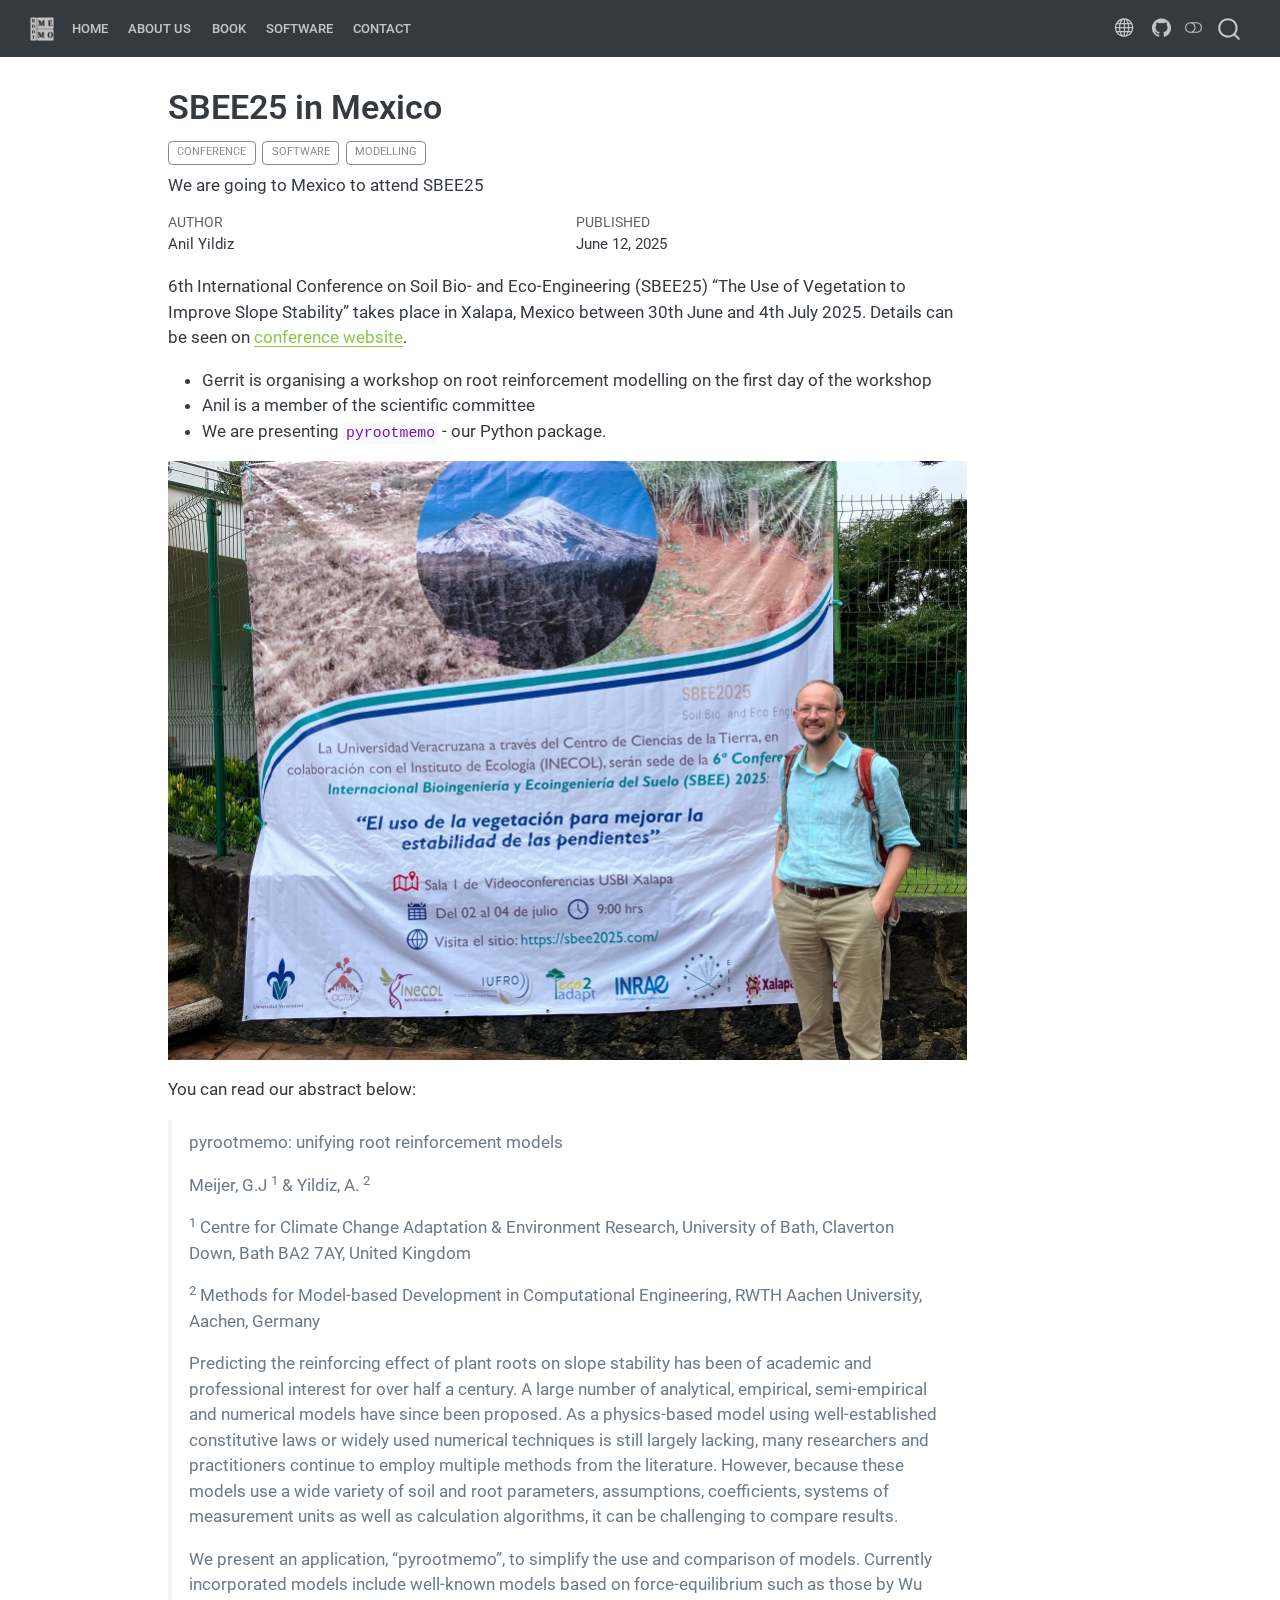
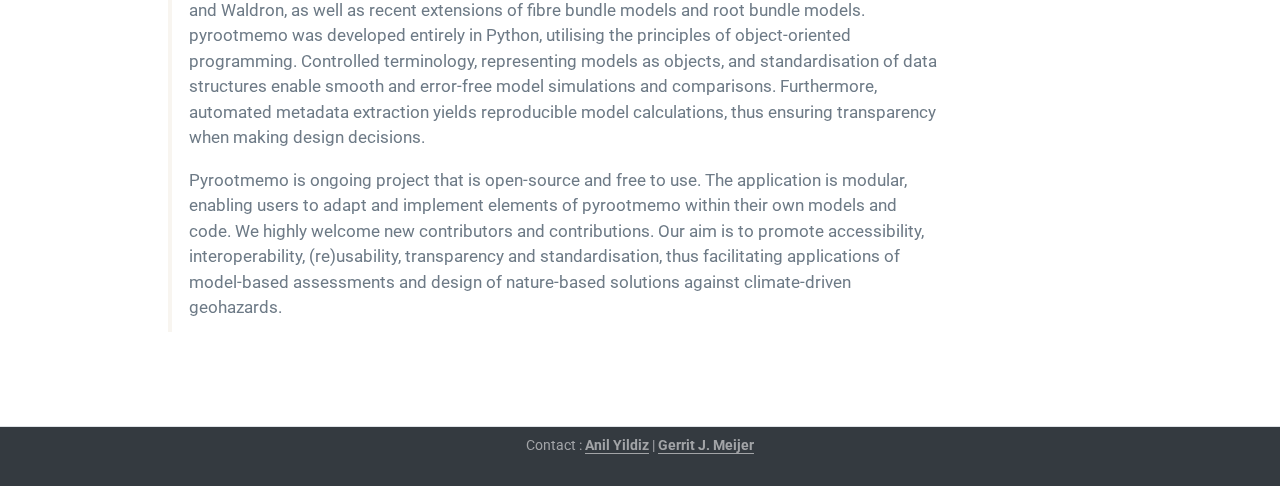
<file: posts/item001.html>
<!DOCTYPE html>
<html xmlns="http://www.w3.org/1999/xhtml" lang="en" xml:lang="en"><head>

<meta charset="utf-8">
<meta name="generator" content="quarto-1.7.32">

<meta name="viewport" content="width=device-width, initial-scale=1.0, user-scalable=yes">

<meta name="author" content="Anil Yildiz">
<meta name="dcterms.date" content="2025-06-12">
<meta name="description" content="We are going to Mexico to attend SBEE25">

<title>SBEE25 in Mexico – Root reinforcement: Measurement and Modelling</title>
<style>
code{white-space: pre-wrap;}
span.smallcaps{font-variant: small-caps;}
div.columns{display: flex; gap: min(4vw, 1.5em);}
div.column{flex: auto; overflow-x: auto;}
div.hanging-indent{margin-left: 1.5em; text-indent: -1.5em;}
ul.task-list{list-style: none;}
ul.task-list li input[type="checkbox"] {
  width: 0.8em;
  margin: 0 0.8em 0.2em -1em; /* quarto-specific, see https://github.com/quarto-dev/quarto-cli/issues/4556 */ 
  vertical-align: middle;
}
</style>


<script src="../site_libs/quarto-nav/quarto-nav.js"></script>
<script src="../site_libs/quarto-nav/headroom.min.js"></script>
<script src="../site_libs/clipboard/clipboard.min.js"></script>
<script src="../site_libs/quarto-search/autocomplete.umd.js"></script>
<script src="../site_libs/quarto-search/fuse.min.js"></script>
<script src="../site_libs/quarto-search/quarto-search.js"></script>
<meta name="quarto:offset" content="../">
<link href="../images/logo.png" rel="icon" type="image/png">
<script src="../site_libs/quarto-html/quarto.js" type="module"></script>
<script src="../site_libs/quarto-html/tabsets/tabsets.js" type="module"></script>
<script src="../site_libs/quarto-html/popper.min.js"></script>
<script src="../site_libs/quarto-html/tippy.umd.min.js"></script>
<script src="../site_libs/quarto-html/anchor.min.js"></script>
<link href="../site_libs/quarto-html/tippy.css" rel="stylesheet">
<link href="../site_libs/quarto-html/quarto-syntax-highlighting-37eea08aefeeee20ff55810ff984fec1.css" rel="stylesheet" class="quarto-color-scheme" id="quarto-text-highlighting-styles">
<link href="../site_libs/quarto-html/quarto-syntax-highlighting-dark-2fef5ea3f8957b3e4ecc936fc74692ca.css" rel="stylesheet" class="quarto-color-scheme quarto-color-alternate" id="quarto-text-highlighting-styles">
<link href="../site_libs/quarto-html/quarto-syntax-highlighting-37eea08aefeeee20ff55810ff984fec1.css" rel="stylesheet" class="quarto-color-scheme-extra" id="quarto-text-highlighting-styles">
<script src="../site_libs/bootstrap/bootstrap.min.js"></script>
<link href="../site_libs/bootstrap/bootstrap-icons.css" rel="stylesheet">
<link href="../site_libs/bootstrap/bootstrap-50fd37278bac023e520741a3244aceb0.min.css" rel="stylesheet" append-hash="true" class="quarto-color-scheme" id="quarto-bootstrap" data-mode="light">
<link href="../site_libs/bootstrap/bootstrap-dark-bfdfebe37f84ac8f40aaf559841cd9a3.min.css" rel="stylesheet" append-hash="true" class="quarto-color-scheme quarto-color-alternate" id="quarto-bootstrap" data-mode="dark">
<link href="../site_libs/bootstrap/bootstrap-50fd37278bac023e520741a3244aceb0.min.css" rel="stylesheet" append-hash="true" class="quarto-color-scheme-extra" id="quarto-bootstrap" data-mode="light">
<script id="quarto-search-options" type="application/json">{
  "location": "navbar",
  "copy-button": false,
  "collapse-after": 3,
  "panel-placement": "end",
  "type": "overlay",
  "limit": 50,
  "keyboard-shortcut": [
    "f",
    "/",
    "s"
  ],
  "language": {
    "search-no-results-text": "No results",
    "search-matching-documents-text": "matching documents",
    "search-copy-link-title": "Copy link to search",
    "search-hide-matches-text": "Hide additional matches",
    "search-more-match-text": "more match in this document",
    "search-more-matches-text": "more matches in this document",
    "search-clear-button-title": "Clear",
    "search-text-placeholder": "",
    "search-detached-cancel-button-title": "Cancel",
    "search-submit-button-title": "Submit",
    "search-label": "Search"
  }
}</script>


<link rel="stylesheet" href="../styles.css">
<meta name="google-site-verification" content=XPHxTWtoo2UOi58Ob-yVUmkUwxHCSQE1dwe2sFBsBIo />
</head>

<body class="nav-fixed quarto-light"><script id="quarto-html-before-body" type="application/javascript">
    const toggleBodyColorMode = (bsSheetEl) => {
      const mode = bsSheetEl.getAttribute("data-mode");
      const bodyEl = window.document.querySelector("body");
      if (mode === "dark") {
        bodyEl.classList.add("quarto-dark");
        bodyEl.classList.remove("quarto-light");
      } else {
        bodyEl.classList.add("quarto-light");
        bodyEl.classList.remove("quarto-dark");
      }
    }
    const toggleBodyColorPrimary = () => {
      const bsSheetEl = window.document.querySelector("link#quarto-bootstrap:not([rel=disabled-stylesheet])");
      if (bsSheetEl) {
        toggleBodyColorMode(bsSheetEl);
      }
    }
    const setColorSchemeToggle = (alternate) => {
      const toggles = window.document.querySelectorAll('.quarto-color-scheme-toggle');
      for (let i=0; i < toggles.length; i++) {
        const toggle = toggles[i];
        if (toggle) {
          if (alternate) {
            toggle.classList.add("alternate");
          } else {
            toggle.classList.remove("alternate");
          }
        }
      }
    };
    const toggleColorMode = (alternate) => {
      // Switch the stylesheets
      const primaryStylesheets = window.document.querySelectorAll('link.quarto-color-scheme:not(.quarto-color-alternate)');
      const alternateStylesheets = window.document.querySelectorAll('link.quarto-color-scheme.quarto-color-alternate');
      manageTransitions('#quarto-margin-sidebar .nav-link', false);
      if (alternate) {
        // note: dark is layered on light, we don't disable primary!
        enableStylesheet(alternateStylesheets);
        for (const sheetNode of alternateStylesheets) {
          if (sheetNode.id === "quarto-bootstrap") {
            toggleBodyColorMode(sheetNode);
          }
        }
      } else {
        disableStylesheet(alternateStylesheets);
        enableStylesheet(primaryStylesheets)
        toggleBodyColorPrimary();
      }
      manageTransitions('#quarto-margin-sidebar .nav-link', true);
      // Switch the toggles
      setColorSchemeToggle(alternate)
      // Hack to workaround the fact that safari doesn't
      // properly recolor the scrollbar when toggling (#1455)
      if (navigator.userAgent.indexOf('Safari') > 0 && navigator.userAgent.indexOf('Chrome') == -1) {
        manageTransitions("body", false);
        window.scrollTo(0, 1);
        setTimeout(() => {
          window.scrollTo(0, 0);
          manageTransitions("body", true);
        }, 40);
      }
    }
    const disableStylesheet = (stylesheets) => {
      for (let i=0; i < stylesheets.length; i++) {
        const stylesheet = stylesheets[i];
        stylesheet.rel = 'disabled-stylesheet';
      }
    }
    const enableStylesheet = (stylesheets) => {
      for (let i=0; i < stylesheets.length; i++) {
        const stylesheet = stylesheets[i];
        if(stylesheet.rel !== 'stylesheet') { // for Chrome, which will still FOUC without this check
          stylesheet.rel = 'stylesheet';
        }
      }
    }
    const manageTransitions = (selector, allowTransitions) => {
      const els = window.document.querySelectorAll(selector);
      for (let i=0; i < els.length; i++) {
        const el = els[i];
        if (allowTransitions) {
          el.classList.remove('notransition');
        } else {
          el.classList.add('notransition');
        }
      }
    }
    const isFileUrl = () => {
      return window.location.protocol === 'file:';
    }
    const hasAlternateSentinel = () => {
      let styleSentinel = getColorSchemeSentinel();
      if (styleSentinel !== null) {
        return styleSentinel === "alternate";
      } else {
        return false;
      }
    }
    const setStyleSentinel = (alternate) => {
      const value = alternate ? "alternate" : "default";
      if (!isFileUrl()) {
        window.localStorage.setItem("quarto-color-scheme", value);
      } else {
        localAlternateSentinel = value;
      }
    }
    const getColorSchemeSentinel = () => {
      if (!isFileUrl()) {
        const storageValue = window.localStorage.getItem("quarto-color-scheme");
        return storageValue != null ? storageValue : localAlternateSentinel;
      } else {
        return localAlternateSentinel;
      }
    }
    const toggleGiscusIfUsed = (isAlternate, darkModeDefault) => {
      const baseTheme = document.querySelector('#giscus-base-theme')?.value ?? 'light';
      const alternateTheme = document.querySelector('#giscus-alt-theme')?.value ?? 'dark';
      let newTheme = '';
      if(authorPrefersDark) {
        newTheme = isAlternate ? baseTheme : alternateTheme;
      } else {
        newTheme = isAlternate ? alternateTheme : baseTheme;
      }
      const changeGiscusTheme = () => {
        // From: https://github.com/giscus/giscus/issues/336
        const sendMessage = (message) => {
          const iframe = document.querySelector('iframe.giscus-frame');
          if (!iframe) return;
          iframe.contentWindow.postMessage({ giscus: message }, 'https://giscus.app');
        }
        sendMessage({
          setConfig: {
            theme: newTheme
          }
        });
      }
      const isGiscussLoaded = window.document.querySelector('iframe.giscus-frame') !== null;
      if (isGiscussLoaded) {
        changeGiscusTheme();
      }
    };
    const authorPrefersDark = false;
    const darkModeDefault = authorPrefersDark;
      document.querySelector('link#quarto-text-highlighting-styles.quarto-color-scheme-extra').rel = 'disabled-stylesheet';
      document.querySelector('link#quarto-bootstrap.quarto-color-scheme-extra').rel = 'disabled-stylesheet';
    let localAlternateSentinel = darkModeDefault ? 'alternate' : 'default';
    // Dark / light mode switch
    window.quartoToggleColorScheme = () => {
      // Read the current dark / light value
      let toAlternate = !hasAlternateSentinel();
      toggleColorMode(toAlternate);
      setStyleSentinel(toAlternate);
      toggleGiscusIfUsed(toAlternate, darkModeDefault);
      window.dispatchEvent(new Event('resize'));
    };
    // Switch to dark mode if need be
    if (hasAlternateSentinel()) {
      toggleColorMode(true);
    } else {
      toggleColorMode(false);
    }
  </script>

<div id="quarto-search-results"></div>
  <header id="quarto-header" class="headroom fixed-top">
    <nav class="navbar navbar-expand-lg " data-bs-theme="dark">
      <div class="navbar-container container-fluid">
      <div class="navbar-brand-container mx-auto">
    <a href="../index.html" class="navbar-brand navbar-brand-logo">
    <img src="../images/logo.png" alt="" class="navbar-logo">
    </a>
  </div>
            <div id="quarto-search" class="" title="Search"></div>
          <button class="navbar-toggler" type="button" data-bs-toggle="collapse" data-bs-target="#navbarCollapse" aria-controls="navbarCollapse" role="menu" aria-expanded="false" aria-label="Toggle navigation" onclick="if (window.quartoToggleHeadroom) { window.quartoToggleHeadroom(); }">
  <span class="navbar-toggler-icon"></span>
</button>
          <div class="collapse navbar-collapse" id="navbarCollapse">
            <ul class="navbar-nav navbar-nav-scroll me-auto">
  <li class="nav-item">
    <a class="nav-link" href="../index.html"> 
<span class="menu-text">Home</span></a>
  </li>  
  <li class="nav-item">
    <a class="nav-link" href="../about.html"> 
<span class="menu-text">About us</span></a>
  </li>  
  <li class="nav-item">
    <a class="nav-link" href="../book.html"> 
<span class="menu-text">Book</span></a>
  </li>  
  <li class="nav-item">
    <a class="nav-link" href="../software.html"> 
<span class="menu-text">Software</span></a>
  </li>  
  <li class="nav-item">
    <a class="nav-link" href="../contact.html"> 
<span class="menu-text">Contact</span></a>
  </li>  
</ul>
            <ul class="navbar-nav navbar-nav-scroll ms-auto">
  <li class="nav-item compact">
    <a class="nav-link" href="https://rootmemo.github.io"> <i class="bi bi-globe" role="img">
</i> 
<span class="menu-text"></span></a>
  </li>  
  <li class="nav-item compact">
    <a class="nav-link" href="https://github.com/rootmemo"> <i class="bi bi-github" role="img">
</i> 
<span class="menu-text"></span></a>
  </li>  
</ul>
          </div> <!-- /navcollapse -->
            <div class="quarto-navbar-tools">
  <a href="" class="quarto-color-scheme-toggle quarto-navigation-tool  px-1" onclick="window.quartoToggleColorScheme(); return false;" title="Toggle dark mode"><i class="bi"></i></a>
</div>
      </div> <!-- /container-fluid -->
    </nav>
</header>
<!-- content -->
<div id="quarto-content" class="quarto-container page-columns page-rows-contents page-layout-article page-navbar">
<!-- sidebar -->
<!-- margin-sidebar -->
    <div id="quarto-margin-sidebar" class="sidebar margin-sidebar zindex-bottom">
        
    </div>
<!-- main -->
<main class="content" id="quarto-document-content">


<header id="title-block-header" class="quarto-title-block default">
<div class="quarto-title">
<h1 class="title">SBEE25 in Mexico</h1>
  <div class="quarto-categories">
    <div class="quarto-category">conference</div>
    <div class="quarto-category">software</div>
    <div class="quarto-category">modelling</div>
  </div>
  </div>

<div>
  <div class="description">
    We are going to Mexico to attend SBEE25
  </div>
</div>


<div class="quarto-title-meta">

    <div>
    <div class="quarto-title-meta-heading">Author</div>
    <div class="quarto-title-meta-contents">
             <p>Anil Yildiz </p>
          </div>
  </div>
    
    <div>
    <div class="quarto-title-meta-heading">Published</div>
    <div class="quarto-title-meta-contents">
      <p class="date">June 12, 2025</p>
    </div>
  </div>
  
    
  </div>
  


</header>


<p>6th International Conference on Soil Bio- and Eco-Engineering (SBEE25) “The Use of Vegetation to Improve Slope Stability” takes place in Xalapa, Mexico between 30th June and 4th July 2025. Details can be seen on <a href="https://sbee2025.com/">conference website</a>.</p>
<ul>
<li>Gerrit is organising a workshop on root reinforcement modelling on the first day of the workshop</li>
<li>Anil is a member of the scientific committee</li>
<li>We are presenting <code>pyrootmemo</code> - our Python package.</li>
</ul>
<p><img src="../images/gjm_sbee25.jpg" class="img-fluid"></p>
<p>You can read our abstract below:</p>
<blockquote class="blockquote">
<p>pyrootmemo: unifying root reinforcement models</p>
<p>Meijer, G.J <sup>1</sup> &amp; Yildiz, A. <sup>2</sup></p>
<p><sup>1</sup> Centre for Climate Change Adaptation &amp; Environment Research, University of Bath, Claverton Down, Bath BA2 7AY, United Kingdom</p>
<p><sup>2</sup> Methods for Model-based Development in Computational Engineering, RWTH Aachen University, Aachen, Germany</p>
<p>Predicting the reinforcing effect of plant roots on slope stability has been of academic and professional interest for over half a century. A large number of analytical, empirical, semi-empirical and numerical models have since been proposed. As a physics-based model using well-established constitutive laws or widely used numerical techniques is still largely lacking, many researchers and practitioners continue to employ multiple methods from the literature. However, because these models use a wide variety of soil and root parameters, assumptions, coefficients, systems of measurement units as well as calculation algorithms, it can be challenging to compare results.</p>
<p>We present an application, “pyrootmemo”, to simplify the use and comparison of models. Currently incorporated models include well-known models based on force-equilibrium such as those by Wu and Waldron, as well as recent extensions of fibre bundle models and root bundle models. pyrootmemo was developed entirely in Python, utilising the principles of object-oriented programming. Controlled terminology, representing models as objects, and standardisation of data structures enable smooth and error-free model simulations and comparisons. Furthermore, automated metadata extraction yields reproducible model calculations, thus ensuring transparency when making design decisions.</p>
<p>Pyrootmemo is ongoing project that is open-source and free to use. The application is modular, enabling users to adapt and implement elements of pyrootmemo within their own models and code. We highly welcome new contributors and contributions. Our aim is to promote accessibility, interoperability, (re)usability, transparency and standardisation, thus facilitating applications of model-based assessments and design of nature-based solutions against climate-driven geohazards.</p>
</blockquote>



</main> <!-- /main -->
<script id="quarto-html-after-body" type="application/javascript">
  window.document.addEventListener("DOMContentLoaded", function (event) {
    // Ensure there is a toggle, if there isn't float one in the top right
    if (window.document.querySelector('.quarto-color-scheme-toggle') === null) {
      const a = window.document.createElement('a');
      a.classList.add('top-right');
      a.classList.add('quarto-color-scheme-toggle');
      a.href = "";
      a.onclick = function() { try { window.quartoToggleColorScheme(); } catch {} return false; };
      const i = window.document.createElement("i");
      i.classList.add('bi');
      a.appendChild(i);
      window.document.body.appendChild(a);
    }
    setColorSchemeToggle(hasAlternateSentinel())
    const icon = "";
    const anchorJS = new window.AnchorJS();
    anchorJS.options = {
      placement: 'right',
      icon: icon
    };
    anchorJS.add('.anchored');
    const isCodeAnnotation = (el) => {
      for (const clz of el.classList) {
        if (clz.startsWith('code-annotation-')) {                     
          return true;
        }
      }
      return false;
    }
    const onCopySuccess = function(e) {
      // button target
      const button = e.trigger;
      // don't keep focus
      button.blur();
      // flash "checked"
      button.classList.add('code-copy-button-checked');
      var currentTitle = button.getAttribute("title");
      button.setAttribute("title", "Copied!");
      let tooltip;
      if (window.bootstrap) {
        button.setAttribute("data-bs-toggle", "tooltip");
        button.setAttribute("data-bs-placement", "left");
        button.setAttribute("data-bs-title", "Copied!");
        tooltip = new bootstrap.Tooltip(button, 
          { trigger: "manual", 
            customClass: "code-copy-button-tooltip",
            offset: [0, -8]});
        tooltip.show();    
      }
      setTimeout(function() {
        if (tooltip) {
          tooltip.hide();
          button.removeAttribute("data-bs-title");
          button.removeAttribute("data-bs-toggle");
          button.removeAttribute("data-bs-placement");
        }
        button.setAttribute("title", currentTitle);
        button.classList.remove('code-copy-button-checked');
      }, 1000);
      // clear code selection
      e.clearSelection();
    }
    const getTextToCopy = function(trigger) {
        const codeEl = trigger.previousElementSibling.cloneNode(true);
        for (const childEl of codeEl.children) {
          if (isCodeAnnotation(childEl)) {
            childEl.remove();
          }
        }
        return codeEl.innerText;
    }
    const clipboard = new window.ClipboardJS('.code-copy-button:not([data-in-quarto-modal])', {
      text: getTextToCopy
    });
    clipboard.on('success', onCopySuccess);
    if (window.document.getElementById('quarto-embedded-source-code-modal')) {
      const clipboardModal = new window.ClipboardJS('.code-copy-button[data-in-quarto-modal]', {
        text: getTextToCopy,
        container: window.document.getElementById('quarto-embedded-source-code-modal')
      });
      clipboardModal.on('success', onCopySuccess);
    }
      var localhostRegex = new RegExp(/^(?:http|https):\/\/localhost\:?[0-9]*\//);
      var mailtoRegex = new RegExp(/^mailto:/);
        var filterRegex = new RegExp("https:\/\/rootmemo\.github\.io");
      var isInternal = (href) => {
          return filterRegex.test(href) || localhostRegex.test(href) || mailtoRegex.test(href);
      }
      // Inspect non-navigation links and adorn them if external
     var links = window.document.querySelectorAll('a[href]:not(.nav-link):not(.navbar-brand):not(.toc-action):not(.sidebar-link):not(.sidebar-item-toggle):not(.pagination-link):not(.no-external):not([aria-hidden]):not(.dropdown-item):not(.quarto-navigation-tool):not(.about-link)');
      for (var i=0; i<links.length; i++) {
        const link = links[i];
        if (!isInternal(link.href)) {
          // undo the damage that might have been done by quarto-nav.js in the case of
          // links that we want to consider external
          if (link.dataset.originalHref !== undefined) {
            link.href = link.dataset.originalHref;
          }
        }
      }
    function tippyHover(el, contentFn, onTriggerFn, onUntriggerFn) {
      const config = {
        allowHTML: true,
        maxWidth: 500,
        delay: 100,
        arrow: false,
        appendTo: function(el) {
            return el.parentElement;
        },
        interactive: true,
        interactiveBorder: 10,
        theme: 'quarto',
        placement: 'bottom-start',
      };
      if (contentFn) {
        config.content = contentFn;
      }
      if (onTriggerFn) {
        config.onTrigger = onTriggerFn;
      }
      if (onUntriggerFn) {
        config.onUntrigger = onUntriggerFn;
      }
      window.tippy(el, config); 
    }
    const noterefs = window.document.querySelectorAll('a[role="doc-noteref"]');
    for (var i=0; i<noterefs.length; i++) {
      const ref = noterefs[i];
      tippyHover(ref, function() {
        // use id or data attribute instead here
        let href = ref.getAttribute('data-footnote-href') || ref.getAttribute('href');
        try { href = new URL(href).hash; } catch {}
        const id = href.replace(/^#\/?/, "");
        const note = window.document.getElementById(id);
        if (note) {
          return note.innerHTML;
        } else {
          return "";
        }
      });
    }
    const xrefs = window.document.querySelectorAll('a.quarto-xref');
    const processXRef = (id, note) => {
      // Strip column container classes
      const stripColumnClz = (el) => {
        el.classList.remove("page-full", "page-columns");
        if (el.children) {
          for (const child of el.children) {
            stripColumnClz(child);
          }
        }
      }
      stripColumnClz(note)
      if (id === null || id.startsWith('sec-')) {
        // Special case sections, only their first couple elements
        const container = document.createElement("div");
        if (note.children && note.children.length > 2) {
          container.appendChild(note.children[0].cloneNode(true));
          for (let i = 1; i < note.children.length; i++) {
            const child = note.children[i];
            if (child.tagName === "P" && child.innerText === "") {
              continue;
            } else {
              container.appendChild(child.cloneNode(true));
              break;
            }
          }
          if (window.Quarto?.typesetMath) {
            window.Quarto.typesetMath(container);
          }
          return container.innerHTML
        } else {
          if (window.Quarto?.typesetMath) {
            window.Quarto.typesetMath(note);
          }
          return note.innerHTML;
        }
      } else {
        // Remove any anchor links if they are present
        const anchorLink = note.querySelector('a.anchorjs-link');
        if (anchorLink) {
          anchorLink.remove();
        }
        if (window.Quarto?.typesetMath) {
          window.Quarto.typesetMath(note);
        }
        if (note.classList.contains("callout")) {
          return note.outerHTML;
        } else {
          return note.innerHTML;
        }
      }
    }
    for (var i=0; i<xrefs.length; i++) {
      const xref = xrefs[i];
      tippyHover(xref, undefined, function(instance) {
        instance.disable();
        let url = xref.getAttribute('href');
        let hash = undefined; 
        if (url.startsWith('#')) {
          hash = url;
        } else {
          try { hash = new URL(url).hash; } catch {}
        }
        if (hash) {
          const id = hash.replace(/^#\/?/, "");
          const note = window.document.getElementById(id);
          if (note !== null) {
            try {
              const html = processXRef(id, note.cloneNode(true));
              instance.setContent(html);
            } finally {
              instance.enable();
              instance.show();
            }
          } else {
            // See if we can fetch this
            fetch(url.split('#')[0])
            .then(res => res.text())
            .then(html => {
              const parser = new DOMParser();
              const htmlDoc = parser.parseFromString(html, "text/html");
              const note = htmlDoc.getElementById(id);
              if (note !== null) {
                const html = processXRef(id, note);
                instance.setContent(html);
              } 
            }).finally(() => {
              instance.enable();
              instance.show();
            });
          }
        } else {
          // See if we can fetch a full url (with no hash to target)
          // This is a special case and we should probably do some content thinning / targeting
          fetch(url)
          .then(res => res.text())
          .then(html => {
            const parser = new DOMParser();
            const htmlDoc = parser.parseFromString(html, "text/html");
            const note = htmlDoc.querySelector('main.content');
            if (note !== null) {
              // This should only happen for chapter cross references
              // (since there is no id in the URL)
              // remove the first header
              if (note.children.length > 0 && note.children[0].tagName === "HEADER") {
                note.children[0].remove();
              }
              const html = processXRef(null, note);
              instance.setContent(html);
            } 
          }).finally(() => {
            instance.enable();
            instance.show();
          });
        }
      }, function(instance) {
      });
    }
        let selectedAnnoteEl;
        const selectorForAnnotation = ( cell, annotation) => {
          let cellAttr = 'data-code-cell="' + cell + '"';
          let lineAttr = 'data-code-annotation="' +  annotation + '"';
          const selector = 'span[' + cellAttr + '][' + lineAttr + ']';
          return selector;
        }
        const selectCodeLines = (annoteEl) => {
          const doc = window.document;
          const targetCell = annoteEl.getAttribute("data-target-cell");
          const targetAnnotation = annoteEl.getAttribute("data-target-annotation");
          const annoteSpan = window.document.querySelector(selectorForAnnotation(targetCell, targetAnnotation));
          const lines = annoteSpan.getAttribute("data-code-lines").split(",");
          const lineIds = lines.map((line) => {
            return targetCell + "-" + line;
          })
          let top = null;
          let height = null;
          let parent = null;
          if (lineIds.length > 0) {
              //compute the position of the single el (top and bottom and make a div)
              const el = window.document.getElementById(lineIds[0]);
              top = el.offsetTop;
              height = el.offsetHeight;
              parent = el.parentElement.parentElement;
            if (lineIds.length > 1) {
              const lastEl = window.document.getElementById(lineIds[lineIds.length - 1]);
              const bottom = lastEl.offsetTop + lastEl.offsetHeight;
              height = bottom - top;
            }
            if (top !== null && height !== null && parent !== null) {
              // cook up a div (if necessary) and position it 
              let div = window.document.getElementById("code-annotation-line-highlight");
              if (div === null) {
                div = window.document.createElement("div");
                div.setAttribute("id", "code-annotation-line-highlight");
                div.style.position = 'absolute';
                parent.appendChild(div);
              }
              div.style.top = top - 2 + "px";
              div.style.height = height + 4 + "px";
              div.style.left = 0;
              let gutterDiv = window.document.getElementById("code-annotation-line-highlight-gutter");
              if (gutterDiv === null) {
                gutterDiv = window.document.createElement("div");
                gutterDiv.setAttribute("id", "code-annotation-line-highlight-gutter");
                gutterDiv.style.position = 'absolute';
                const codeCell = window.document.getElementById(targetCell);
                const gutter = codeCell.querySelector('.code-annotation-gutter');
                gutter.appendChild(gutterDiv);
              }
              gutterDiv.style.top = top - 2 + "px";
              gutterDiv.style.height = height + 4 + "px";
            }
            selectedAnnoteEl = annoteEl;
          }
        };
        const unselectCodeLines = () => {
          const elementsIds = ["code-annotation-line-highlight", "code-annotation-line-highlight-gutter"];
          elementsIds.forEach((elId) => {
            const div = window.document.getElementById(elId);
            if (div) {
              div.remove();
            }
          });
          selectedAnnoteEl = undefined;
        };
          // Handle positioning of the toggle
      window.addEventListener(
        "resize",
        throttle(() => {
          elRect = undefined;
          if (selectedAnnoteEl) {
            selectCodeLines(selectedAnnoteEl);
          }
        }, 10)
      );
      function throttle(fn, ms) {
      let throttle = false;
      let timer;
        return (...args) => {
          if(!throttle) { // first call gets through
              fn.apply(this, args);
              throttle = true;
          } else { // all the others get throttled
              if(timer) clearTimeout(timer); // cancel #2
              timer = setTimeout(() => {
                fn.apply(this, args);
                timer = throttle = false;
              }, ms);
          }
        };
      }
        // Attach click handler to the DT
        const annoteDls = window.document.querySelectorAll('dt[data-target-cell]');
        for (const annoteDlNode of annoteDls) {
          annoteDlNode.addEventListener('click', (event) => {
            const clickedEl = event.target;
            if (clickedEl !== selectedAnnoteEl) {
              unselectCodeLines();
              const activeEl = window.document.querySelector('dt[data-target-cell].code-annotation-active');
              if (activeEl) {
                activeEl.classList.remove('code-annotation-active');
              }
              selectCodeLines(clickedEl);
              clickedEl.classList.add('code-annotation-active');
            } else {
              // Unselect the line
              unselectCodeLines();
              clickedEl.classList.remove('code-annotation-active');
            }
          });
        }
    const findCites = (el) => {
      const parentEl = el.parentElement;
      if (parentEl) {
        const cites = parentEl.dataset.cites;
        if (cites) {
          return {
            el,
            cites: cites.split(' ')
          };
        } else {
          return findCites(el.parentElement)
        }
      } else {
        return undefined;
      }
    };
    var bibliorefs = window.document.querySelectorAll('a[role="doc-biblioref"]');
    for (var i=0; i<bibliorefs.length; i++) {
      const ref = bibliorefs[i];
      const citeInfo = findCites(ref);
      if (citeInfo) {
        tippyHover(citeInfo.el, function() {
          var popup = window.document.createElement('div');
          citeInfo.cites.forEach(function(cite) {
            var citeDiv = window.document.createElement('div');
            citeDiv.classList.add('hanging-indent');
            citeDiv.classList.add('csl-entry');
            var biblioDiv = window.document.getElementById('ref-' + cite);
            if (biblioDiv) {
              citeDiv.innerHTML = biblioDiv.innerHTML;
            }
            popup.appendChild(citeDiv);
          });
          return popup.innerHTML;
        });
      }
    }
  });
  </script>
</div> <!-- /content -->
<footer class="footer">
  <div class="nav-footer">
    <div class="nav-footer-left">
      &nbsp;
    </div>   
    <div class="nav-footer-center">
<p>Contact : <a href="mailto:yildiz@mbd.rwth-aachen.de"><strong>Anil Yildiz</strong></a> | <a href="mailto:gjm36@bath.ac.uk"><strong>Gerrit J. Meijer</strong></a></p>
</div>
    <div class="nav-footer-right">
      &nbsp;
    </div>
  </div>
</footer>




</body></html>
</file>
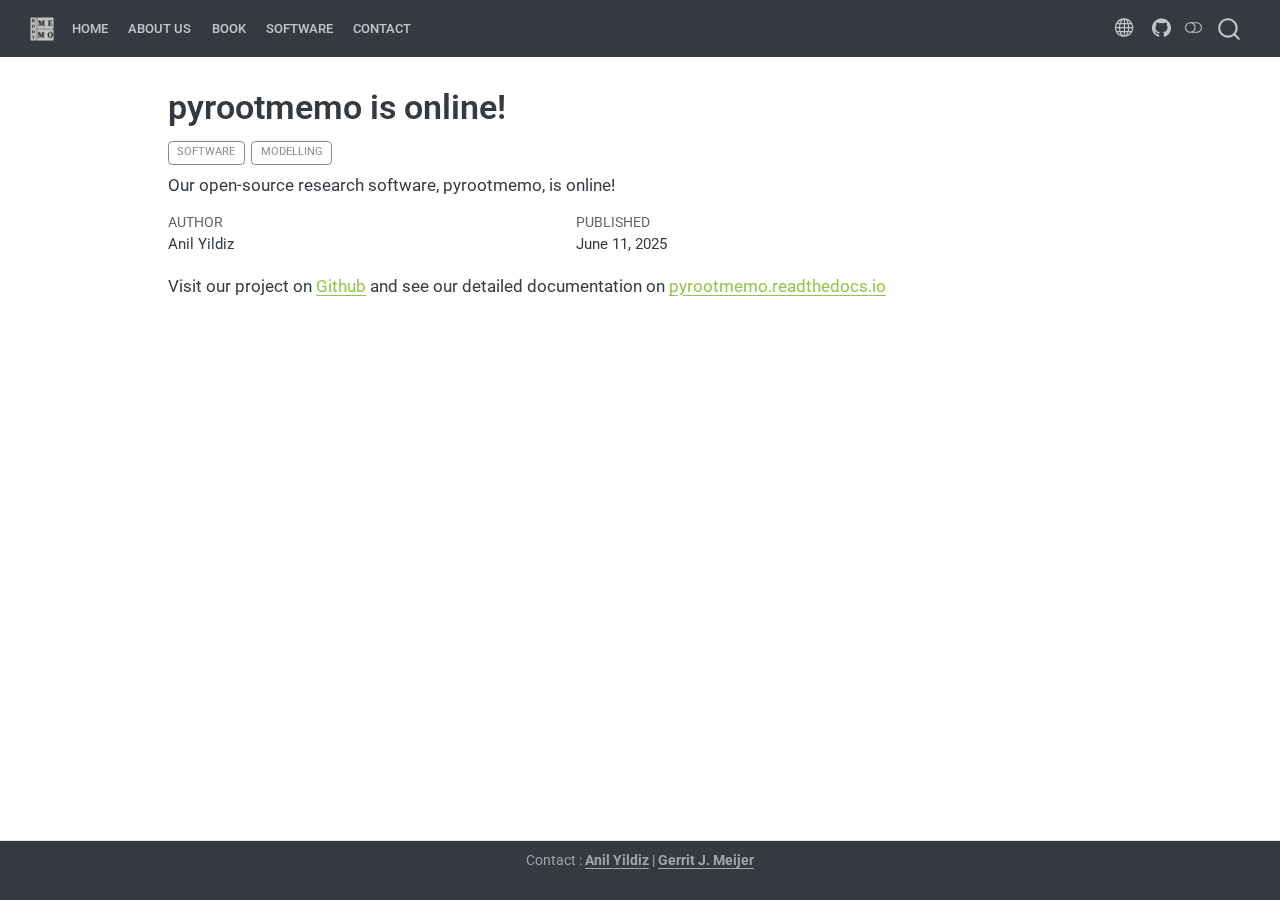
<file: posts/item002.html>
<!DOCTYPE html>
<html xmlns="http://www.w3.org/1999/xhtml" lang="en" xml:lang="en"><head>

<meta charset="utf-8">
<meta name="generator" content="quarto-1.7.32">

<meta name="viewport" content="width=device-width, initial-scale=1.0, user-scalable=yes">

<meta name="author" content="Anil Yildiz">
<meta name="dcterms.date" content="2025-06-11">
<meta name="description" content="Our open-source research software, pyrootmemo, is online!">

<title>pyrootmemo is online! – Root reinforcement: Measurement and Modelling</title>
<style>
code{white-space: pre-wrap;}
span.smallcaps{font-variant: small-caps;}
div.columns{display: flex; gap: min(4vw, 1.5em);}
div.column{flex: auto; overflow-x: auto;}
div.hanging-indent{margin-left: 1.5em; text-indent: -1.5em;}
ul.task-list{list-style: none;}
ul.task-list li input[type="checkbox"] {
  width: 0.8em;
  margin: 0 0.8em 0.2em -1em; /* quarto-specific, see https://github.com/quarto-dev/quarto-cli/issues/4556 */ 
  vertical-align: middle;
}
</style>


<script src="../site_libs/quarto-nav/quarto-nav.js"></script>
<script src="../site_libs/quarto-nav/headroom.min.js"></script>
<script src="../site_libs/clipboard/clipboard.min.js"></script>
<script src="../site_libs/quarto-search/autocomplete.umd.js"></script>
<script src="../site_libs/quarto-search/fuse.min.js"></script>
<script src="../site_libs/quarto-search/quarto-search.js"></script>
<meta name="quarto:offset" content="../">
<link href="../images/logo.png" rel="icon" type="image/png">
<script src="../site_libs/quarto-html/quarto.js" type="module"></script>
<script src="../site_libs/quarto-html/tabsets/tabsets.js" type="module"></script>
<script src="../site_libs/quarto-html/popper.min.js"></script>
<script src="../site_libs/quarto-html/tippy.umd.min.js"></script>
<script src="../site_libs/quarto-html/anchor.min.js"></script>
<link href="../site_libs/quarto-html/tippy.css" rel="stylesheet">
<link href="../site_libs/quarto-html/quarto-syntax-highlighting-37eea08aefeeee20ff55810ff984fec1.css" rel="stylesheet" class="quarto-color-scheme" id="quarto-text-highlighting-styles">
<link href="../site_libs/quarto-html/quarto-syntax-highlighting-dark-2fef5ea3f8957b3e4ecc936fc74692ca.css" rel="stylesheet" class="quarto-color-scheme quarto-color-alternate" id="quarto-text-highlighting-styles">
<link href="../site_libs/quarto-html/quarto-syntax-highlighting-37eea08aefeeee20ff55810ff984fec1.css" rel="stylesheet" class="quarto-color-scheme-extra" id="quarto-text-highlighting-styles">
<script src="../site_libs/bootstrap/bootstrap.min.js"></script>
<link href="../site_libs/bootstrap/bootstrap-icons.css" rel="stylesheet">
<link href="../site_libs/bootstrap/bootstrap-50fd37278bac023e520741a3244aceb0.min.css" rel="stylesheet" append-hash="true" class="quarto-color-scheme" id="quarto-bootstrap" data-mode="light">
<link href="../site_libs/bootstrap/bootstrap-dark-bfdfebe37f84ac8f40aaf559841cd9a3.min.css" rel="stylesheet" append-hash="true" class="quarto-color-scheme quarto-color-alternate" id="quarto-bootstrap" data-mode="dark">
<link href="../site_libs/bootstrap/bootstrap-50fd37278bac023e520741a3244aceb0.min.css" rel="stylesheet" append-hash="true" class="quarto-color-scheme-extra" id="quarto-bootstrap" data-mode="light">
<script id="quarto-search-options" type="application/json">{
  "location": "navbar",
  "copy-button": false,
  "collapse-after": 3,
  "panel-placement": "end",
  "type": "overlay",
  "limit": 50,
  "keyboard-shortcut": [
    "f",
    "/",
    "s"
  ],
  "language": {
    "search-no-results-text": "No results",
    "search-matching-documents-text": "matching documents",
    "search-copy-link-title": "Copy link to search",
    "search-hide-matches-text": "Hide additional matches",
    "search-more-match-text": "more match in this document",
    "search-more-matches-text": "more matches in this document",
    "search-clear-button-title": "Clear",
    "search-text-placeholder": "",
    "search-detached-cancel-button-title": "Cancel",
    "search-submit-button-title": "Submit",
    "search-label": "Search"
  }
}</script>


<link rel="stylesheet" href="../styles.css">
<meta name="google-site-verification" content= />
</head>

<body class="nav-fixed quarto-light"><script id="quarto-html-before-body" type="application/javascript">
    const toggleBodyColorMode = (bsSheetEl) => {
      const mode = bsSheetEl.getAttribute("data-mode");
      const bodyEl = window.document.querySelector("body");
      if (mode === "dark") {
        bodyEl.classList.add("quarto-dark");
        bodyEl.classList.remove("quarto-light");
      } else {
        bodyEl.classList.add("quarto-light");
        bodyEl.classList.remove("quarto-dark");
      }
    }
    const toggleBodyColorPrimary = () => {
      const bsSheetEl = window.document.querySelector("link#quarto-bootstrap:not([rel=disabled-stylesheet])");
      if (bsSheetEl) {
        toggleBodyColorMode(bsSheetEl);
      }
    }
    const setColorSchemeToggle = (alternate) => {
      const toggles = window.document.querySelectorAll('.quarto-color-scheme-toggle');
      for (let i=0; i < toggles.length; i++) {
        const toggle = toggles[i];
        if (toggle) {
          if (alternate) {
            toggle.classList.add("alternate");
          } else {
            toggle.classList.remove("alternate");
          }
        }
      }
    };
    const toggleColorMode = (alternate) => {
      // Switch the stylesheets
      const primaryStylesheets = window.document.querySelectorAll('link.quarto-color-scheme:not(.quarto-color-alternate)');
      const alternateStylesheets = window.document.querySelectorAll('link.quarto-color-scheme.quarto-color-alternate');
      manageTransitions('#quarto-margin-sidebar .nav-link', false);
      if (alternate) {
        // note: dark is layered on light, we don't disable primary!
        enableStylesheet(alternateStylesheets);
        for (const sheetNode of alternateStylesheets) {
          if (sheetNode.id === "quarto-bootstrap") {
            toggleBodyColorMode(sheetNode);
          }
        }
      } else {
        disableStylesheet(alternateStylesheets);
        enableStylesheet(primaryStylesheets)
        toggleBodyColorPrimary();
      }
      manageTransitions('#quarto-margin-sidebar .nav-link', true);
      // Switch the toggles
      setColorSchemeToggle(alternate)
      // Hack to workaround the fact that safari doesn't
      // properly recolor the scrollbar when toggling (#1455)
      if (navigator.userAgent.indexOf('Safari') > 0 && navigator.userAgent.indexOf('Chrome') == -1) {
        manageTransitions("body", false);
        window.scrollTo(0, 1);
        setTimeout(() => {
          window.scrollTo(0, 0);
          manageTransitions("body", true);
        }, 40);
      }
    }
    const disableStylesheet = (stylesheets) => {
      for (let i=0; i < stylesheets.length; i++) {
        const stylesheet = stylesheets[i];
        stylesheet.rel = 'disabled-stylesheet';
      }
    }
    const enableStylesheet = (stylesheets) => {
      for (let i=0; i < stylesheets.length; i++) {
        const stylesheet = stylesheets[i];
        if(stylesheet.rel !== 'stylesheet') { // for Chrome, which will still FOUC without this check
          stylesheet.rel = 'stylesheet';
        }
      }
    }
    const manageTransitions = (selector, allowTransitions) => {
      const els = window.document.querySelectorAll(selector);
      for (let i=0; i < els.length; i++) {
        const el = els[i];
        if (allowTransitions) {
          el.classList.remove('notransition');
        } else {
          el.classList.add('notransition');
        }
      }
    }
    const isFileUrl = () => {
      return window.location.protocol === 'file:';
    }
    const hasAlternateSentinel = () => {
      let styleSentinel = getColorSchemeSentinel();
      if (styleSentinel !== null) {
        return styleSentinel === "alternate";
      } else {
        return false;
      }
    }
    const setStyleSentinel = (alternate) => {
      const value = alternate ? "alternate" : "default";
      if (!isFileUrl()) {
        window.localStorage.setItem("quarto-color-scheme", value);
      } else {
        localAlternateSentinel = value;
      }
    }
    const getColorSchemeSentinel = () => {
      if (!isFileUrl()) {
        const storageValue = window.localStorage.getItem("quarto-color-scheme");
        return storageValue != null ? storageValue : localAlternateSentinel;
      } else {
        return localAlternateSentinel;
      }
    }
    const toggleGiscusIfUsed = (isAlternate, darkModeDefault) => {
      const baseTheme = document.querySelector('#giscus-base-theme')?.value ?? 'light';
      const alternateTheme = document.querySelector('#giscus-alt-theme')?.value ?? 'dark';
      let newTheme = '';
      if(authorPrefersDark) {
        newTheme = isAlternate ? baseTheme : alternateTheme;
      } else {
        newTheme = isAlternate ? alternateTheme : baseTheme;
      }
      const changeGiscusTheme = () => {
        // From: https://github.com/giscus/giscus/issues/336
        const sendMessage = (message) => {
          const iframe = document.querySelector('iframe.giscus-frame');
          if (!iframe) return;
          iframe.contentWindow.postMessage({ giscus: message }, 'https://giscus.app');
        }
        sendMessage({
          setConfig: {
            theme: newTheme
          }
        });
      }
      const isGiscussLoaded = window.document.querySelector('iframe.giscus-frame') !== null;
      if (isGiscussLoaded) {
        changeGiscusTheme();
      }
    };
    const authorPrefersDark = false;
    const darkModeDefault = authorPrefersDark;
      document.querySelector('link#quarto-text-highlighting-styles.quarto-color-scheme-extra').rel = 'disabled-stylesheet';
      document.querySelector('link#quarto-bootstrap.quarto-color-scheme-extra').rel = 'disabled-stylesheet';
    let localAlternateSentinel = darkModeDefault ? 'alternate' : 'default';
    // Dark / light mode switch
    window.quartoToggleColorScheme = () => {
      // Read the current dark / light value
      let toAlternate = !hasAlternateSentinel();
      toggleColorMode(toAlternate);
      setStyleSentinel(toAlternate);
      toggleGiscusIfUsed(toAlternate, darkModeDefault);
      window.dispatchEvent(new Event('resize'));
    };
    // Switch to dark mode if need be
    if (hasAlternateSentinel()) {
      toggleColorMode(true);
    } else {
      toggleColorMode(false);
    }
  </script>

<div id="quarto-search-results"></div>
  <header id="quarto-header" class="headroom fixed-top">
    <nav class="navbar navbar-expand-lg " data-bs-theme="dark">
      <div class="navbar-container container-fluid">
      <div class="navbar-brand-container mx-auto">
    <a href="../index.html" class="navbar-brand navbar-brand-logo">
    <img src="../images/logo.png" alt="" class="navbar-logo">
    </a>
  </div>
            <div id="quarto-search" class="" title="Search"></div>
          <button class="navbar-toggler" type="button" data-bs-toggle="collapse" data-bs-target="#navbarCollapse" aria-controls="navbarCollapse" role="menu" aria-expanded="false" aria-label="Toggle navigation" onclick="if (window.quartoToggleHeadroom) { window.quartoToggleHeadroom(); }">
  <span class="navbar-toggler-icon"></span>
</button>
          <div class="collapse navbar-collapse" id="navbarCollapse">
            <ul class="navbar-nav navbar-nav-scroll me-auto">
  <li class="nav-item">
    <a class="nav-link" href="../index.html"> 
<span class="menu-text">Home</span></a>
  </li>  
  <li class="nav-item">
    <a class="nav-link" href="../about.html"> 
<span class="menu-text">About us</span></a>
  </li>  
  <li class="nav-item">
    <a class="nav-link" href="../book.html"> 
<span class="menu-text">Book</span></a>
  </li>  
  <li class="nav-item">
    <a class="nav-link" href="../software.html"> 
<span class="menu-text">Software</span></a>
  </li>  
  <li class="nav-item">
    <a class="nav-link" href="../contact.html"> 
<span class="menu-text">Contact</span></a>
  </li>  
</ul>
            <ul class="navbar-nav navbar-nav-scroll ms-auto">
  <li class="nav-item compact">
    <a class="nav-link" href="https://rootmemo.github.io"> <i class="bi bi-globe" role="img">
</i> 
<span class="menu-text"></span></a>
  </li>  
  <li class="nav-item compact">
    <a class="nav-link" href="https://github.com/rootmemo"> <i class="bi bi-github" role="img">
</i> 
<span class="menu-text"></span></a>
  </li>  
</ul>
          </div> <!-- /navcollapse -->
            <div class="quarto-navbar-tools">
  <a href="" class="quarto-color-scheme-toggle quarto-navigation-tool  px-1" onclick="window.quartoToggleColorScheme(); return false;" title="Toggle dark mode"><i class="bi"></i></a>
</div>
      </div> <!-- /container-fluid -->
    </nav>
</header>
<!-- content -->
<div id="quarto-content" class="quarto-container page-columns page-rows-contents page-layout-article page-navbar">
<!-- sidebar -->
<!-- margin-sidebar -->
    <div id="quarto-margin-sidebar" class="sidebar margin-sidebar zindex-bottom">
        
    </div>
<!-- main -->
<main class="content" id="quarto-document-content">


<header id="title-block-header" class="quarto-title-block default">
<div class="quarto-title">
<h1 class="title">pyrootmemo is online!</h1>
  <div class="quarto-categories">
    <div class="quarto-category">software</div>
    <div class="quarto-category">modelling</div>
  </div>
  </div>

<div>
  <div class="description">
    Our open-source research software, pyrootmemo, is online!
  </div>
</div>


<div class="quarto-title-meta">

    <div>
    <div class="quarto-title-meta-heading">Author</div>
    <div class="quarto-title-meta-contents">
             <p>Anil Yildiz </p>
          </div>
  </div>
    
    <div>
    <div class="quarto-title-meta-heading">Published</div>
    <div class="quarto-title-meta-contents">
      <p class="date">June 11, 2025</p>
    </div>
  </div>
  
    
  </div>
  


</header>


<p>Visit our project on <a href="https://www.github.com/rootmemo/pyrootmemo">Github</a> and see our detailed documentation on <a href="https://pyrootmemo.readthedocs.io/latest">pyrootmemo.readthedocs.io</a></p>



</main> <!-- /main -->
<script id="quarto-html-after-body" type="application/javascript">
  window.document.addEventListener("DOMContentLoaded", function (event) {
    // Ensure there is a toggle, if there isn't float one in the top right
    if (window.document.querySelector('.quarto-color-scheme-toggle') === null) {
      const a = window.document.createElement('a');
      a.classList.add('top-right');
      a.classList.add('quarto-color-scheme-toggle');
      a.href = "";
      a.onclick = function() { try { window.quartoToggleColorScheme(); } catch {} return false; };
      const i = window.document.createElement("i");
      i.classList.add('bi');
      a.appendChild(i);
      window.document.body.appendChild(a);
    }
    setColorSchemeToggle(hasAlternateSentinel())
    const icon = "";
    const anchorJS = new window.AnchorJS();
    anchorJS.options = {
      placement: 'right',
      icon: icon
    };
    anchorJS.add('.anchored');
    const isCodeAnnotation = (el) => {
      for (const clz of el.classList) {
        if (clz.startsWith('code-annotation-')) {                     
          return true;
        }
      }
      return false;
    }
    const onCopySuccess = function(e) {
      // button target
      const button = e.trigger;
      // don't keep focus
      button.blur();
      // flash "checked"
      button.classList.add('code-copy-button-checked');
      var currentTitle = button.getAttribute("title");
      button.setAttribute("title", "Copied!");
      let tooltip;
      if (window.bootstrap) {
        button.setAttribute("data-bs-toggle", "tooltip");
        button.setAttribute("data-bs-placement", "left");
        button.setAttribute("data-bs-title", "Copied!");
        tooltip = new bootstrap.Tooltip(button, 
          { trigger: "manual", 
            customClass: "code-copy-button-tooltip",
            offset: [0, -8]});
        tooltip.show();    
      }
      setTimeout(function() {
        if (tooltip) {
          tooltip.hide();
          button.removeAttribute("data-bs-title");
          button.removeAttribute("data-bs-toggle");
          button.removeAttribute("data-bs-placement");
        }
        button.setAttribute("title", currentTitle);
        button.classList.remove('code-copy-button-checked');
      }, 1000);
      // clear code selection
      e.clearSelection();
    }
    const getTextToCopy = function(trigger) {
        const codeEl = trigger.previousElementSibling.cloneNode(true);
        for (const childEl of codeEl.children) {
          if (isCodeAnnotation(childEl)) {
            childEl.remove();
          }
        }
        return codeEl.innerText;
    }
    const clipboard = new window.ClipboardJS('.code-copy-button:not([data-in-quarto-modal])', {
      text: getTextToCopy
    });
    clipboard.on('success', onCopySuccess);
    if (window.document.getElementById('quarto-embedded-source-code-modal')) {
      const clipboardModal = new window.ClipboardJS('.code-copy-button[data-in-quarto-modal]', {
        text: getTextToCopy,
        container: window.document.getElementById('quarto-embedded-source-code-modal')
      });
      clipboardModal.on('success', onCopySuccess);
    }
      var localhostRegex = new RegExp(/^(?:http|https):\/\/localhost\:?[0-9]*\//);
      var mailtoRegex = new RegExp(/^mailto:/);
        var filterRegex = new RegExp("https:\/\/rootmemo\.github\.io");
      var isInternal = (href) => {
          return filterRegex.test(href) || localhostRegex.test(href) || mailtoRegex.test(href);
      }
      // Inspect non-navigation links and adorn them if external
     var links = window.document.querySelectorAll('a[href]:not(.nav-link):not(.navbar-brand):not(.toc-action):not(.sidebar-link):not(.sidebar-item-toggle):not(.pagination-link):not(.no-external):not([aria-hidden]):not(.dropdown-item):not(.quarto-navigation-tool):not(.about-link)');
      for (var i=0; i<links.length; i++) {
        const link = links[i];
        if (!isInternal(link.href)) {
          // undo the damage that might have been done by quarto-nav.js in the case of
          // links that we want to consider external
          if (link.dataset.originalHref !== undefined) {
            link.href = link.dataset.originalHref;
          }
        }
      }
    function tippyHover(el, contentFn, onTriggerFn, onUntriggerFn) {
      const config = {
        allowHTML: true,
        maxWidth: 500,
        delay: 100,
        arrow: false,
        appendTo: function(el) {
            return el.parentElement;
        },
        interactive: true,
        interactiveBorder: 10,
        theme: 'quarto',
        placement: 'bottom-start',
      };
      if (contentFn) {
        config.content = contentFn;
      }
      if (onTriggerFn) {
        config.onTrigger = onTriggerFn;
      }
      if (onUntriggerFn) {
        config.onUntrigger = onUntriggerFn;
      }
      window.tippy(el, config); 
    }
    const noterefs = window.document.querySelectorAll('a[role="doc-noteref"]');
    for (var i=0; i<noterefs.length; i++) {
      const ref = noterefs[i];
      tippyHover(ref, function() {
        // use id or data attribute instead here
        let href = ref.getAttribute('data-footnote-href') || ref.getAttribute('href');
        try { href = new URL(href).hash; } catch {}
        const id = href.replace(/^#\/?/, "");
        const note = window.document.getElementById(id);
        if (note) {
          return note.innerHTML;
        } else {
          return "";
        }
      });
    }
    const xrefs = window.document.querySelectorAll('a.quarto-xref');
    const processXRef = (id, note) => {
      // Strip column container classes
      const stripColumnClz = (el) => {
        el.classList.remove("page-full", "page-columns");
        if (el.children) {
          for (const child of el.children) {
            stripColumnClz(child);
          }
        }
      }
      stripColumnClz(note)
      if (id === null || id.startsWith('sec-')) {
        // Special case sections, only their first couple elements
        const container = document.createElement("div");
        if (note.children && note.children.length > 2) {
          container.appendChild(note.children[0].cloneNode(true));
          for (let i = 1; i < note.children.length; i++) {
            const child = note.children[i];
            if (child.tagName === "P" && child.innerText === "") {
              continue;
            } else {
              container.appendChild(child.cloneNode(true));
              break;
            }
          }
          if (window.Quarto?.typesetMath) {
            window.Quarto.typesetMath(container);
          }
          return container.innerHTML
        } else {
          if (window.Quarto?.typesetMath) {
            window.Quarto.typesetMath(note);
          }
          return note.innerHTML;
        }
      } else {
        // Remove any anchor links if they are present
        const anchorLink = note.querySelector('a.anchorjs-link');
        if (anchorLink) {
          anchorLink.remove();
        }
        if (window.Quarto?.typesetMath) {
          window.Quarto.typesetMath(note);
        }
        if (note.classList.contains("callout")) {
          return note.outerHTML;
        } else {
          return note.innerHTML;
        }
      }
    }
    for (var i=0; i<xrefs.length; i++) {
      const xref = xrefs[i];
      tippyHover(xref, undefined, function(instance) {
        instance.disable();
        let url = xref.getAttribute('href');
        let hash = undefined; 
        if (url.startsWith('#')) {
          hash = url;
        } else {
          try { hash = new URL(url).hash; } catch {}
        }
        if (hash) {
          const id = hash.replace(/^#\/?/, "");
          const note = window.document.getElementById(id);
          if (note !== null) {
            try {
              const html = processXRef(id, note.cloneNode(true));
              instance.setContent(html);
            } finally {
              instance.enable();
              instance.show();
            }
          } else {
            // See if we can fetch this
            fetch(url.split('#')[0])
            .then(res => res.text())
            .then(html => {
              const parser = new DOMParser();
              const htmlDoc = parser.parseFromString(html, "text/html");
              const note = htmlDoc.getElementById(id);
              if (note !== null) {
                const html = processXRef(id, note);
                instance.setContent(html);
              } 
            }).finally(() => {
              instance.enable();
              instance.show();
            });
          }
        } else {
          // See if we can fetch a full url (with no hash to target)
          // This is a special case and we should probably do some content thinning / targeting
          fetch(url)
          .then(res => res.text())
          .then(html => {
            const parser = new DOMParser();
            const htmlDoc = parser.parseFromString(html, "text/html");
            const note = htmlDoc.querySelector('main.content');
            if (note !== null) {
              // This should only happen for chapter cross references
              // (since there is no id in the URL)
              // remove the first header
              if (note.children.length > 0 && note.children[0].tagName === "HEADER") {
                note.children[0].remove();
              }
              const html = processXRef(null, note);
              instance.setContent(html);
            } 
          }).finally(() => {
            instance.enable();
            instance.show();
          });
        }
      }, function(instance) {
      });
    }
        let selectedAnnoteEl;
        const selectorForAnnotation = ( cell, annotation) => {
          let cellAttr = 'data-code-cell="' + cell + '"';
          let lineAttr = 'data-code-annotation="' +  annotation + '"';
          const selector = 'span[' + cellAttr + '][' + lineAttr + ']';
          return selector;
        }
        const selectCodeLines = (annoteEl) => {
          const doc = window.document;
          const targetCell = annoteEl.getAttribute("data-target-cell");
          const targetAnnotation = annoteEl.getAttribute("data-target-annotation");
          const annoteSpan = window.document.querySelector(selectorForAnnotation(targetCell, targetAnnotation));
          const lines = annoteSpan.getAttribute("data-code-lines").split(",");
          const lineIds = lines.map((line) => {
            return targetCell + "-" + line;
          })
          let top = null;
          let height = null;
          let parent = null;
          if (lineIds.length > 0) {
              //compute the position of the single el (top and bottom and make a div)
              const el = window.document.getElementById(lineIds[0]);
              top = el.offsetTop;
              height = el.offsetHeight;
              parent = el.parentElement.parentElement;
            if (lineIds.length > 1) {
              const lastEl = window.document.getElementById(lineIds[lineIds.length - 1]);
              const bottom = lastEl.offsetTop + lastEl.offsetHeight;
              height = bottom - top;
            }
            if (top !== null && height !== null && parent !== null) {
              // cook up a div (if necessary) and position it 
              let div = window.document.getElementById("code-annotation-line-highlight");
              if (div === null) {
                div = window.document.createElement("div");
                div.setAttribute("id", "code-annotation-line-highlight");
                div.style.position = 'absolute';
                parent.appendChild(div);
              }
              div.style.top = top - 2 + "px";
              div.style.height = height + 4 + "px";
              div.style.left = 0;
              let gutterDiv = window.document.getElementById("code-annotation-line-highlight-gutter");
              if (gutterDiv === null) {
                gutterDiv = window.document.createElement("div");
                gutterDiv.setAttribute("id", "code-annotation-line-highlight-gutter");
                gutterDiv.style.position = 'absolute';
                const codeCell = window.document.getElementById(targetCell);
                const gutter = codeCell.querySelector('.code-annotation-gutter');
                gutter.appendChild(gutterDiv);
              }
              gutterDiv.style.top = top - 2 + "px";
              gutterDiv.style.height = height + 4 + "px";
            }
            selectedAnnoteEl = annoteEl;
          }
        };
        const unselectCodeLines = () => {
          const elementsIds = ["code-annotation-line-highlight", "code-annotation-line-highlight-gutter"];
          elementsIds.forEach((elId) => {
            const div = window.document.getElementById(elId);
            if (div) {
              div.remove();
            }
          });
          selectedAnnoteEl = undefined;
        };
          // Handle positioning of the toggle
      window.addEventListener(
        "resize",
        throttle(() => {
          elRect = undefined;
          if (selectedAnnoteEl) {
            selectCodeLines(selectedAnnoteEl);
          }
        }, 10)
      );
      function throttle(fn, ms) {
      let throttle = false;
      let timer;
        return (...args) => {
          if(!throttle) { // first call gets through
              fn.apply(this, args);
              throttle = true;
          } else { // all the others get throttled
              if(timer) clearTimeout(timer); // cancel #2
              timer = setTimeout(() => {
                fn.apply(this, args);
                timer = throttle = false;
              }, ms);
          }
        };
      }
        // Attach click handler to the DT
        const annoteDls = window.document.querySelectorAll('dt[data-target-cell]');
        for (const annoteDlNode of annoteDls) {
          annoteDlNode.addEventListener('click', (event) => {
            const clickedEl = event.target;
            if (clickedEl !== selectedAnnoteEl) {
              unselectCodeLines();
              const activeEl = window.document.querySelector('dt[data-target-cell].code-annotation-active');
              if (activeEl) {
                activeEl.classList.remove('code-annotation-active');
              }
              selectCodeLines(clickedEl);
              clickedEl.classList.add('code-annotation-active');
            } else {
              // Unselect the line
              unselectCodeLines();
              clickedEl.classList.remove('code-annotation-active');
            }
          });
        }
    const findCites = (el) => {
      const parentEl = el.parentElement;
      if (parentEl) {
        const cites = parentEl.dataset.cites;
        if (cites) {
          return {
            el,
            cites: cites.split(' ')
          };
        } else {
          return findCites(el.parentElement)
        }
      } else {
        return undefined;
      }
    };
    var bibliorefs = window.document.querySelectorAll('a[role="doc-biblioref"]');
    for (var i=0; i<bibliorefs.length; i++) {
      const ref = bibliorefs[i];
      const citeInfo = findCites(ref);
      if (citeInfo) {
        tippyHover(citeInfo.el, function() {
          var popup = window.document.createElement('div');
          citeInfo.cites.forEach(function(cite) {
            var citeDiv = window.document.createElement('div');
            citeDiv.classList.add('hanging-indent');
            citeDiv.classList.add('csl-entry');
            var biblioDiv = window.document.getElementById('ref-' + cite);
            if (biblioDiv) {
              citeDiv.innerHTML = biblioDiv.innerHTML;
            }
            popup.appendChild(citeDiv);
          });
          return popup.innerHTML;
        });
      }
    }
  });
  </script>
</div> <!-- /content -->
<footer class="footer">
  <div class="nav-footer">
    <div class="nav-footer-left">
      &nbsp;
    </div>   
    <div class="nav-footer-center">
<p>Contact : <a href="mailto:yildiz@mbd.rwth-aachen.de"><strong>Anil Yildiz</strong></a> | <a href="mailto:gjm36@bath.ac.uk"><strong>Gerrit J. Meijer</strong></a></p>
</div>
    <div class="nav-footer-right">
      &nbsp;
    </div>
  </div>
</footer>




</body></html>
</file>
<file: site_libs/quarto-html/tippy.css>
.tippy-box[data-animation=fade][data-state=hidden]{opacity:0}[data-tippy-root]{max-width:calc(100vw - 10px)}.tippy-box{position:relative;background-color:#333;color:#fff;border-radius:4px;font-size:14px;line-height:1.4;white-space:normal;outline:0;transition-property:transform,visibility,opacity}.tippy-box[data-placement^=top]>.tippy-arrow{bottom:0}.tippy-box[data-placement^=top]>.tippy-arrow:before{bottom:-7px;left:0;border-width:8px 8px 0;border-top-color:initial;transform-origin:center top}.tippy-box[data-placement^=bottom]>.tippy-arrow{top:0}.tippy-box[data-placement^=bottom]>.tippy-arrow:before{top:-7px;left:0;border-width:0 8px 8px;border-bottom-color:initial;transform-origin:center bottom}.tippy-box[data-placement^=left]>.tippy-arrow{right:0}.tippy-box[data-placement^=left]>.tippy-arrow:before{border-width:8px 0 8px 8px;border-left-color:initial;right:-7px;transform-origin:center left}.tippy-box[data-placement^=right]>.tippy-arrow{left:0}.tippy-box[data-placement^=right]>.tippy-arrow:before{left:-7px;border-width:8px 8px 8px 0;border-right-color:initial;transform-origin:center right}.tippy-box[data-inertia][data-state=visible]{transition-timing-function:cubic-bezier(.54,1.5,.38,1.11)}.tippy-arrow{width:16px;height:16px;color:#333}.tippy-arrow:before{content:"";position:absolute;border-color:transparent;border-style:solid}.tippy-content{position:relative;padding:5px 9px;z-index:1}
</file>
<file: site_libs/quarto-html/quarto-syntax-highlighting-37eea08aefeeee20ff55810ff984fec1.css>
/* quarto syntax highlight colors */
:root {
  --quarto-hl-ot-color: #003B4F;
  --quarto-hl-at-color: #657422;
  --quarto-hl-ss-color: #20794D;
  --quarto-hl-an-color: #5E5E5E;
  --quarto-hl-fu-color: #4758AB;
  --quarto-hl-st-color: #20794D;
  --quarto-hl-cf-color: #003B4F;
  --quarto-hl-op-color: #5E5E5E;
  --quarto-hl-er-color: #AD0000;
  --quarto-hl-bn-color: #AD0000;
  --quarto-hl-al-color: #AD0000;
  --quarto-hl-va-color: #111111;
  --quarto-hl-bu-color: inherit;
  --quarto-hl-ex-color: inherit;
  --quarto-hl-pp-color: #AD0000;
  --quarto-hl-in-color: #5E5E5E;
  --quarto-hl-vs-color: #20794D;
  --quarto-hl-wa-color: #5E5E5E;
  --quarto-hl-do-color: #5E5E5E;
  --quarto-hl-im-color: #00769E;
  --quarto-hl-ch-color: #20794D;
  --quarto-hl-dt-color: #AD0000;
  --quarto-hl-fl-color: #AD0000;
  --quarto-hl-co-color: #5E5E5E;
  --quarto-hl-cv-color: #5E5E5E;
  --quarto-hl-cn-color: #8f5902;
  --quarto-hl-sc-color: #5E5E5E;
  --quarto-hl-dv-color: #AD0000;
  --quarto-hl-kw-color: #003B4F;
}

/* other quarto variables */
:root {
  --quarto-font-monospace: SFMono-Regular, Menlo, Monaco, Consolas, "Liberation Mono", "Courier New", monospace;
}

/* syntax highlight based on Pandoc's rules */
pre > code.sourceCode > span {
  color: #003B4F;
}

code.sourceCode > span {
  color: #003B4F;
}

div.sourceCode,
div.sourceCode pre.sourceCode {
  color: #003B4F;
}

/* Normal */
code span {
  color: #003B4F;
}

/* Alert */
code span.al {
  color: #AD0000;
  font-style: inherit;
}

/* Annotation */
code span.an {
  color: #5E5E5E;
  font-style: inherit;
}

/* Attribute */
code span.at {
  color: #657422;
  font-style: inherit;
}

/* BaseN */
code span.bn {
  color: #AD0000;
  font-style: inherit;
}

/* BuiltIn */
code span.bu {
  font-style: inherit;
}

/* ControlFlow */
code span.cf {
  color: #003B4F;
  font-weight: bold;
  font-style: inherit;
}

/* Char */
code span.ch {
  color: #20794D;
  font-style: inherit;
}

/* Constant */
code span.cn {
  color: #8f5902;
  font-style: inherit;
}

/* Comment */
code span.co {
  color: #5E5E5E;
  font-style: inherit;
}

/* CommentVar */
code span.cv {
  color: #5E5E5E;
  font-style: italic;
}

/* Documentation */
code span.do {
  color: #5E5E5E;
  font-style: italic;
}

/* DataType */
code span.dt {
  color: #AD0000;
  font-style: inherit;
}

/* DecVal */
code span.dv {
  color: #AD0000;
  font-style: inherit;
}

/* Error */
code span.er {
  color: #AD0000;
  font-style: inherit;
}

/* Extension */
code span.ex {
  font-style: inherit;
}

/* Float */
code span.fl {
  color: #AD0000;
  font-style: inherit;
}

/* Function */
code span.fu {
  color: #4758AB;
  font-style: inherit;
}

/* Import */
code span.im {
  color: #00769E;
  font-style: inherit;
}

/* Information */
code span.in {
  color: #5E5E5E;
  font-style: inherit;
}

/* Keyword */
code span.kw {
  color: #003B4F;
  font-weight: bold;
  font-style: inherit;
}

/* Operator */
code span.op {
  color: #5E5E5E;
  font-style: inherit;
}

/* Other */
code span.ot {
  color: #003B4F;
  font-style: inherit;
}

/* Preprocessor */
code span.pp {
  color: #AD0000;
  font-style: inherit;
}

/* SpecialChar */
code span.sc {
  color: #5E5E5E;
  font-style: inherit;
}

/* SpecialString */
code span.ss {
  color: #20794D;
  font-style: inherit;
}

/* String */
code span.st {
  color: #20794D;
  font-style: inherit;
}

/* Variable */
code span.va {
  color: #111111;
  font-style: inherit;
}

/* VerbatimString */
code span.vs {
  color: #20794D;
  font-style: inherit;
}

/* Warning */
code span.wa {
  color: #5E5E5E;
  font-style: italic;
}

.prevent-inlining {
  content: "</";
}

/*# sourceMappingURL=27d3d809615f7771493d095567f04340.css.map */
</file>
<file: site_libs/quarto-html/quarto-syntax-highlighting-dark-2fef5ea3f8957b3e4ecc936fc74692ca.css>
/* quarto syntax highlight colors */
:root {
  --quarto-hl-al-color: #f07178;
  --quarto-hl-an-color: #d4d0ab;
  --quarto-hl-at-color: #00e0e0;
  --quarto-hl-bn-color: #d4d0ab;
  --quarto-hl-bu-color: #abe338;
  --quarto-hl-ch-color: #abe338;
  --quarto-hl-co-color: #f8f8f2;
  --quarto-hl-cv-color: #ffd700;
  --quarto-hl-cn-color: #ffd700;
  --quarto-hl-cf-color: #ffa07a;
  --quarto-hl-dt-color: #ffa07a;
  --quarto-hl-dv-color: #d4d0ab;
  --quarto-hl-do-color: #f8f8f2;
  --quarto-hl-er-color: #f07178;
  --quarto-hl-ex-color: #00e0e0;
  --quarto-hl-fl-color: #d4d0ab;
  --quarto-hl-fu-color: #ffa07a;
  --quarto-hl-im-color: #abe338;
  --quarto-hl-in-color: #d4d0ab;
  --quarto-hl-kw-color: #ffa07a;
  --quarto-hl-op-color: #ffa07a;
  --quarto-hl-ot-color: #00e0e0;
  --quarto-hl-pp-color: #dcc6e0;
  --quarto-hl-re-color: #00e0e0;
  --quarto-hl-sc-color: #abe338;
  --quarto-hl-ss-color: #abe338;
  --quarto-hl-st-color: #abe338;
  --quarto-hl-va-color: #00e0e0;
  --quarto-hl-vs-color: #abe338;
  --quarto-hl-wa-color: #dcc6e0;
}

/* other quarto variables */
:root {
  --quarto-font-monospace: SFMono-Regular, Menlo, Monaco, Consolas, "Liberation Mono", "Courier New", monospace;
}

/* syntax highlight based on Pandoc's rules */
pre > code.sourceCode > span {
  color: #f8f8f2;
}

code.sourceCode > span {
  color: #f8f8f2;
}

div.sourceCode,
div.sourceCode pre.sourceCode {
  color: #f8f8f2;
}

/* Normal */
code span {
  color: #f8f8f2;
}

/* Alert */
code span.al {
  color: #f07178;
}

/* Annotation */
code span.an {
  color: #d4d0ab;
}

/* Attribute */
code span.at {
  color: #00e0e0;
}

/* BaseN */
code span.bn {
  color: #d4d0ab;
}

/* BuiltIn */
code span.bu {
  color: #abe338;
}

/* ControlFlow */
code span.cf {
  font-weight: bold;
  color: #ffa07a;
}

/* Char */
code span.ch {
  color: #abe338;
}

/* Constant */
code span.cn {
  color: #ffd700;
}

/* Comment */
code span.co {
  font-style: italic;
  color: #f8f8f2;
}

/* CommentVar */
code span.cv {
  color: #ffd700;
}

/* Documentation */
code span.do {
  color: #f8f8f2;
}

/* DataType */
code span.dt {
  color: #ffa07a;
}

/* DecVal */
code span.dv {
  color: #d4d0ab;
}

/* Error */
code span.er {
  color: #f07178;
  text-decoration: underline;
}

/* Extension */
code span.ex {
  font-weight: bold;
  color: #00e0e0;
}

/* Float */
code span.fl {
  color: #d4d0ab;
}

/* Function */
code span.fu {
  color: #ffa07a;
}

/* Import */
code span.im {
  color: #abe338;
}

/* Information */
code span.in {
  color: #d4d0ab;
}

/* Keyword */
code span.kw {
  font-weight: bold;
  color: #ffa07a;
}

/* Operator */
code span.op {
  color: #ffa07a;
}

/* Other */
code span.ot {
  color: #00e0e0;
}

/* Preprocessor */
code span.pp {
  color: #dcc6e0;
}

/* RegionMarker */
code span.re {
  background-color: #f8f8f2;
  color: #00e0e0;
}

/* SpecialChar */
code span.sc {
  color: #abe338;
}

/* SpecialString */
code span.ss {
  color: #abe338;
}

/* String */
code span.st {
  color: #abe338;
}

/* Variable */
code span.va {
  color: #00e0e0;
}

/* VerbatimString */
code span.vs {
  color: #abe338;
}

/* Warning */
code span.wa {
  color: #dcc6e0;
}

.prevent-inlining {
  content: "</";
}

/*# sourceMappingURL=9d1c423767af11a14e59cf8ecfea55bb.css.map */
</file>
<file: styles.css>
/* css styles */
</file>
<file: site_libs/quarto-html/quarto-syntax-highlighting-e1a5c8363afafaef2c763b6775fbf3ca.css>
/* quarto syntax highlight colors */
:root {
  --quarto-hl-ot-color: #003B4F;
  --quarto-hl-at-color: #657422;
  --quarto-hl-ss-color: #20794D;
  --quarto-hl-an-color: #5E5E5E;
  --quarto-hl-fu-color: #4758AB;
  --quarto-hl-st-color: #20794D;
  --quarto-hl-cf-color: #003B4F;
  --quarto-hl-op-color: #5E5E5E;
  --quarto-hl-er-color: #AD0000;
  --quarto-hl-bn-color: #AD0000;
  --quarto-hl-al-color: #AD0000;
  --quarto-hl-va-color: #111111;
  --quarto-hl-bu-color: inherit;
  --quarto-hl-ex-color: inherit;
  --quarto-hl-pp-color: #AD0000;
  --quarto-hl-in-color: #5E5E5E;
  --quarto-hl-vs-color: #20794D;
  --quarto-hl-wa-color: #5E5E5E;
  --quarto-hl-do-color: #5E5E5E;
  --quarto-hl-im-color: #00769E;
  --quarto-hl-ch-color: #20794D;
  --quarto-hl-dt-color: #AD0000;
  --quarto-hl-fl-color: #AD0000;
  --quarto-hl-co-color: #5E5E5E;
  --quarto-hl-cv-color: #5E5E5E;
  --quarto-hl-cn-color: #8f5902;
  --quarto-hl-sc-color: #5E5E5E;
  --quarto-hl-dv-color: #AD0000;
  --quarto-hl-kw-color: #003B4F;
}

/* other quarto variables */
:root {
  --quarto-font-monospace: SFMono-Regular, Menlo, Monaco, Consolas, "Liberation Mono", "Courier New", monospace;
}

/* syntax highlight based on Pandoc's rules */
pre > code.sourceCode > span {
  color: #003B4F;
}

code.sourceCode > span {
  color: #003B4F;
}

div.sourceCode,
div.sourceCode pre.sourceCode {
  color: #003B4F;
}

/* Normal */
code span {
  color: #003B4F;
}

/* Alert */
code span.al {
  color: #AD0000;
  font-style: inherit;
}

/* Annotation */
code span.an {
  color: #5E5E5E;
  font-style: inherit;
}

/* Attribute */
code span.at {
  color: #657422;
  font-style: inherit;
}

/* BaseN */
code span.bn {
  color: #AD0000;
  font-style: inherit;
}

/* BuiltIn */
code span.bu {
  font-style: inherit;
}

/* ControlFlow */
code span.cf {
  color: #003B4F;
  font-weight: bold;
  font-style: inherit;
}

/* Char */
code span.ch {
  color: #20794D;
  font-style: inherit;
}

/* Constant */
code span.cn {
  color: #8f5902;
  font-style: inherit;
}

/* Comment */
code span.co {
  color: #5E5E5E;
  font-style: inherit;
}

/* CommentVar */
code span.cv {
  color: #5E5E5E;
  font-style: italic;
}

/* Documentation */
code span.do {
  color: #5E5E5E;
  font-style: italic;
}

/* DataType */
code span.dt {
  color: #AD0000;
  font-style: inherit;
}

/* DecVal */
code span.dv {
  color: #AD0000;
  font-style: inherit;
}

/* Error */
code span.er {
  color: #AD0000;
  font-style: inherit;
}

/* Extension */
code span.ex {
  font-style: inherit;
}

/* Float */
code span.fl {
  color: #AD0000;
  font-style: inherit;
}

/* Function */
code span.fu {
  color: #4758AB;
  font-style: inherit;
}

/* Import */
code span.im {
  color: #00769E;
  font-style: inherit;
}

/* Information */
code span.in {
  color: #5E5E5E;
  font-style: inherit;
}

/* Keyword */
code span.kw {
  color: #003B4F;
  font-weight: bold;
  font-style: inherit;
}

/* Operator */
code span.op {
  color: #5E5E5E;
  font-style: inherit;
}

/* Other */
code span.ot {
  color: #003B4F;
  font-style: inherit;
}

/* Preprocessor */
code span.pp {
  color: #AD0000;
  font-style: inherit;
}

/* SpecialChar */
code span.sc {
  color: #5E5E5E;
  font-style: inherit;
}

/* SpecialString */
code span.ss {
  color: #20794D;
  font-style: inherit;
}

/* String */
code span.st {
  color: #20794D;
  font-style: inherit;
}

/* Variable */
code span.va {
  color: #111111;
  font-style: inherit;
}

/* VerbatimString */
code span.vs {
  color: #20794D;
  font-style: inherit;
}

/* Warning */
code span.wa {
  color: #5E5E5E;
  font-style: italic;
}

.prevent-inlining {
  content: "</";
}

/*# sourceMappingURL=c735b2cac6c846c1abc72f5ce1520814.css.map */
</file>
<file: site_libs/quarto-html/quarto-syntax-highlighting-dark-8ef56b68f8fa1e9d2ba328e99e439f80.css>
/* quarto syntax highlight colors */
:root {
  --quarto-hl-al-color: #f07178;
  --quarto-hl-an-color: #d4d0ab;
  --quarto-hl-at-color: #00e0e0;
  --quarto-hl-bn-color: #d4d0ab;
  --quarto-hl-bu-color: #abe338;
  --quarto-hl-ch-color: #abe338;
  --quarto-hl-co-color: #f8f8f2;
  --quarto-hl-cv-color: #ffd700;
  --quarto-hl-cn-color: #ffd700;
  --quarto-hl-cf-color: #ffa07a;
  --quarto-hl-dt-color: #ffa07a;
  --quarto-hl-dv-color: #d4d0ab;
  --quarto-hl-do-color: #f8f8f2;
  --quarto-hl-er-color: #f07178;
  --quarto-hl-ex-color: #00e0e0;
  --quarto-hl-fl-color: #d4d0ab;
  --quarto-hl-fu-color: #ffa07a;
  --quarto-hl-im-color: #abe338;
  --quarto-hl-in-color: #d4d0ab;
  --quarto-hl-kw-color: #ffa07a;
  --quarto-hl-op-color: #ffa07a;
  --quarto-hl-ot-color: #00e0e0;
  --quarto-hl-pp-color: #dcc6e0;
  --quarto-hl-re-color: #00e0e0;
  --quarto-hl-sc-color: #abe338;
  --quarto-hl-ss-color: #abe338;
  --quarto-hl-st-color: #abe338;
  --quarto-hl-va-color: #00e0e0;
  --quarto-hl-vs-color: #abe338;
  --quarto-hl-wa-color: #dcc6e0;
}

/* other quarto variables */
:root {
  --quarto-font-monospace: SFMono-Regular, Menlo, Monaco, Consolas, "Liberation Mono", "Courier New", monospace;
}

/* syntax highlight based on Pandoc's rules */
pre > code.sourceCode > span {
  color: #f8f8f2;
}

code.sourceCode > span {
  color: #f8f8f2;
}

div.sourceCode,
div.sourceCode pre.sourceCode {
  color: #f8f8f2;
}

/* Normal */
code span {
  color: #f8f8f2;
}

/* Alert */
code span.al {
  color: #f07178;
}

/* Annotation */
code span.an {
  color: #d4d0ab;
}

/* Attribute */
code span.at {
  color: #00e0e0;
}

/* BaseN */
code span.bn {
  color: #d4d0ab;
}

/* BuiltIn */
code span.bu {
  color: #abe338;
}

/* ControlFlow */
code span.cf {
  font-weight: bold;
  color: #ffa07a;
}

/* Char */
code span.ch {
  color: #abe338;
}

/* Constant */
code span.cn {
  color: #ffd700;
}

/* Comment */
code span.co {
  font-style: italic;
  color: #f8f8f2;
}

/* CommentVar */
code span.cv {
  color: #ffd700;
}

/* Documentation */
code span.do {
  color: #f8f8f2;
}

/* DataType */
code span.dt {
  color: #ffa07a;
}

/* DecVal */
code span.dv {
  color: #d4d0ab;
}

/* Error */
code span.er {
  color: #f07178;
  text-decoration: underline;
}

/* Extension */
code span.ex {
  font-weight: bold;
  color: #00e0e0;
}

/* Float */
code span.fl {
  color: #d4d0ab;
}

/* Function */
code span.fu {
  color: #ffa07a;
}

/* Import */
code span.im {
  color: #abe338;
}

/* Information */
code span.in {
  color: #d4d0ab;
}

/* Keyword */
code span.kw {
  font-weight: bold;
  color: #ffa07a;
}

/* Operator */
code span.op {
  color: #ffa07a;
}

/* Other */
code span.ot {
  color: #00e0e0;
}

/* Preprocessor */
code span.pp {
  color: #dcc6e0;
}

/* RegionMarker */
code span.re {
  background-color: #f8f8f2;
  color: #00e0e0;
}

/* SpecialChar */
code span.sc {
  color: #abe338;
}

/* SpecialString */
code span.ss {
  color: #abe338;
}

/* String */
code span.st {
  color: #abe338;
}

/* Variable */
code span.va {
  color: #00e0e0;
}

/* VerbatimString */
code span.vs {
  color: #abe338;
}

/* Warning */
code span.wa {
  color: #dcc6e0;
}

.prevent-inlining {
  content: "</";
}

/*# sourceMappingURL=cf5278f7cea5512246cb3b41cb474b3b.css.map */
</file>
